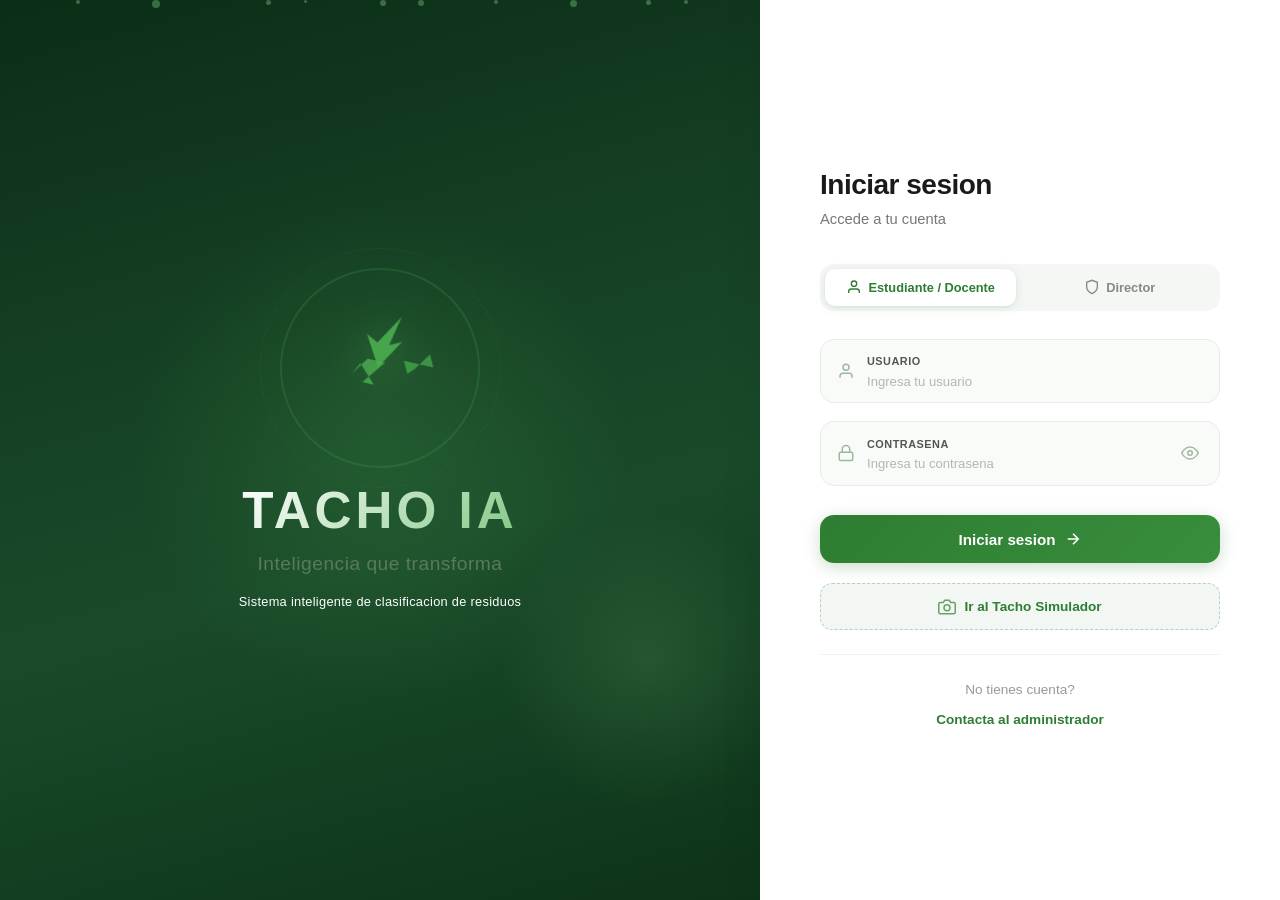
<file: frontend/index.html>
<!DOCTYPE html>
<html lang="es">
<head>
    <meta charset="UTF-8">
    <meta name="viewport" content="width=device-width, initial-scale=1.0">
    <title>Tacho IA - Iniciar Sesion</title>
    <link rel="stylesheet" href="assets/css/global.css">
    <link rel="stylesheet" href="assets/css/login.css">
</head>
<body>
    <div class="login-page">
        <!-- Left: Illustrative Panel -->
        <div class="login-left">
            <!-- Animated particles -->
            <div class="particles">
                <span></span><span></span><span></span><span></span><span></span>
                <span></span><span></span><span></span><span></span><span></span>
            </div>
            <!-- Recycle SVG Icon -->
            <div class="login-illustration">
                <svg class="recycle-icon" viewBox="0 0 100 100" xmlns="http://www.w3.org/2000/svg">
                    <path d="M50 15 L35 40 L25 35 L40 60 L55 35 L45 40 Z" fill="rgba(76,175,80,0.9)"/>
                    <path d="M70 55 L80 40 L85 50 L60 50 L70 70 L65 60 Z" fill="rgba(76,175,80,0.7)"/>
                    <path d="M30 55 L20 70 L25 60 L40 75 L30 75 L45 55 Z" fill="rgba(76,175,80,0.8)"/>
                    <animateTransform attributeName="transform" type="rotate" from="0 50 50" to="360 50 50" dur="30s" repeatCount="indefinite"/>
                </svg>
            </div>
            <div class="login-brand">
                <h1>TACHO IA</h1>
                <p>Inteligencia que transforma</p>
                <span class="brand-tagline">Sistema inteligente de clasificacion de residuos</span>
            </div>
        </div>

        <!-- Right: Form Card -->
        <div class="login-right">
            <div class="login-card">
                <div class="card-header">
                    <h2 class="login-title">Iniciar sesion</h2>
                    <p class="login-subtitle">Accede a tu cuenta</p>
                </div>

                <!-- Tabs -->
                <div class="login-tabs">
                    <button class="tab-btn active" data-tab="tab-student">
                        <svg width="16" height="16" viewBox="0 0 24 24" fill="none" stroke="currentColor" stroke-width="2"><path d="M20 21v-2a4 4 0 0 0-4-4H8a4 4 0 0 0-4 4v2"/><circle cx="12" cy="7" r="4"/></svg>
                        Estudiante / Docente
                    </button>
                    <button class="tab-btn" data-tab="tab-admin">
                        <svg width="16" height="16" viewBox="0 0 24 24" fill="none" stroke="currentColor" stroke-width="2"><path d="M12 22s8-4 8-10V5l-8-3-8 3v7c0 6 8 10 8 10z"/></svg>
                        Director
                    </button>
                </div>

                <!-- Alert container -->
                <div id="login-alert" class="alert" role="alert">
                    <span id="alert-icon"></span>
                    <span id="alert-message"></span>
                </div>

                <!-- Student/Teacher Login -->
                <div class="tab-content active" id="tab-student">
                    <form id="form-student" onsubmit="return handleLogin(event, 'student')">
                        <div class="form-group">
                            <div class="input-icon-wrapper">
                                <span class="input-icon">
                                    <svg width="18" height="18" viewBox="0 0 24 24" fill="none" stroke="currentColor" stroke-width="2"><path d="M20 21v-2a4 4 0 0 0-4-4H8a4 4 0 0 0-4 4v2"/><circle cx="12" cy="7" r="4"/></svg>
                                </span>
                                <div class="input-content">
                                    <label for="student-dni">Usuario</label>
                                    <input type="text" id="student-dni" class="form-input" placeholder="Ingresa tu usuario" required maxlength="10" autocomplete="off">
                                </div>
                            </div>
                        </div>
                        <div class="form-group">
                            <div class="input-icon-wrapper">
                                <span class="input-icon">
                                    <svg width="18" height="18" viewBox="0 0 24 24" fill="none" stroke="currentColor" stroke-width="2"><rect x="3" y="11" width="18" height="11" rx="2" ry="2"/><path d="M7 11V7a5 5 0 0 1 10 0v4"/></svg>
                                </span>
                                <div class="input-content">
                                    <label for="student-password">Contrasena</label>
                                    <input type="password" id="student-password" class="form-input" placeholder="Ingresa tu contrasena" required>
                                </div>
                                <button type="button" class="toggle-password" onclick="togglePwd('student-password', this)" aria-label="Mostrar contrasena">
                                    <svg width="18" height="18" viewBox="0 0 24 24" fill="none" stroke="currentColor" stroke-width="2"><path d="M1 12s4-8 11-8 11 8 11 8-4 8-11 8-11-8-11-8z"/><circle cx="12" cy="12" r="3"/></svg>
                                </button>
                            </div>
                        </div>
                        <button type="submit" class="btn btn-primary btn-block btn-login">
                            <span>Iniciar sesion</span>
                            <svg width="18" height="18" viewBox="0 0 24 24" fill="none" stroke="currentColor" stroke-width="2"><path d="M5 12h14M12 5l7 7-7 7"/></svg>
                        </button>
                    </form>
                </div>

                <!-- Admin Login -->
                <div class="tab-content" id="tab-admin">
                    <form id="form-admin" onsubmit="return handleLogin(event, 'admin')">
                        <div class="form-group">
                            <div class="input-icon-wrapper">
                                <span class="input-icon">
                                    <svg width="18" height="18" viewBox="0 0 24 24" fill="none" stroke="currentColor" stroke-width="2"><path d="M20 21v-2a4 4 0 0 0-4-4H8a4 4 0 0 0-4 4v2"/><circle cx="12" cy="7" r="4"/></svg>
                                </span>
                                <div class="input-content">
                                    <label for="admin-user">Usuario</label>
                                    <input type="text" id="admin-user" class="form-input" placeholder="Ingresa tu usuario" required autocomplete="off">
                                </div>
                            </div>
                        </div>
                        <div class="form-group">
                            <div class="input-icon-wrapper">
                                <span class="input-icon">
                                    <svg width="18" height="18" viewBox="0 0 24 24" fill="none" stroke="currentColor" stroke-width="2"><rect x="3" y="11" width="18" height="11" rx="2" ry="2"/><path d="M7 11V7a5 5 0 0 1 10 0v4"/></svg>
                                </span>
                                <div class="input-content">
                                    <label for="admin-password">Contrasena</label>
                                    <input type="password" id="admin-password" class="form-input" placeholder="Ingresa tu contrasena" required>
                                </div>
                                <button type="button" class="toggle-password" onclick="togglePwd('admin-password', this)" aria-label="Mostrar contrasena">
                                    <svg width="18" height="18" viewBox="0 0 24 24" fill="none" stroke="currentColor" stroke-width="2"><path d="M1 12s4-8 11-8 11 8 11 8-4 8-11 8-11-8-11-8z"/><circle cx="12" cy="12" r="3"/></svg>
                                </button>
                            </div>
                        </div>
                        <button type="submit" class="btn btn-primary btn-block btn-login">
                            <span>Iniciar sesion</span>
                            <svg width="18" height="18" viewBox="0 0 24 24" fill="none" stroke="currentColor" stroke-width="2"><path d="M5 12h14M12 5l7 7-7 7"/></svg>
                        </button>
                    </form>
                </div>

                <!-- Quick Access -->
                <div class="login-quick-access">
                    <a href="v_tacho_simulador/tacho_simulador.html" class="quick-access-btn">
                        <svg width="18" height="18" viewBox="0 0 24 24" fill="none" stroke="currentColor" stroke-width="2"><path d="M23 19a2 2 0 0 1-2 2H3a2 2 0 0 1-2-2V8a2 2 0 0 1 2-2h4l2-3h6l2 3h4a2 2 0 0 1 2 2z"/><circle cx="12" cy="13" r="4"/></svg>
                        <span>Ir al Tacho Simulador</span>
                    </a>
                </div>

                <!-- Footer -->
                <div class="login-footer">
                    <p>No tienes cuenta?</p>
                    <a href="#">Contacta al administrador</a>
                </div>
            </div>
        </div>
    </div>

    <script src="assets/js/config.js"></script>
    <script>
        // Tab switching logic
        document.querySelectorAll('.tab-btn').forEach(btn => {
            btn.addEventListener('click', () => {
                document.querySelectorAll('.tab-btn').forEach(b => b.classList.remove('active'));
                document.querySelectorAll('.tab-content').forEach(c => c.classList.remove('active'));
                btn.classList.add('active');
                document.getElementById(btn.dataset.tab).classList.add('active');
                hideAlert();
            });
        });

        // Alert functions
        function showAlert(type, message) {
            const alert = document.getElementById('login-alert');
            const icon = document.getElementById('alert-icon');
            const msg = document.getElementById('alert-message');
            alert.className = `alert alert-${type} show`;
            icon.textContent = type === 'success' ? '\u2713' : type === 'error' ? '\u2717' : '\u24D8';
            msg.textContent = message;
            setTimeout(() => hideAlert(), 5000);
        }

        function hideAlert() {
            const alert = document.getElementById('login-alert');
            alert.classList.remove('show');
        }

        // Login handler
        async function handleLogin(e, role) {
            e.preventDefault();

            const formData = new FormData();

            if (role === 'student') {
                const dni = document.getElementById('student-dni').value.trim();
                const contrasena = document.getElementById('student-password').value;
                formData.append('dni', dni);
                formData.append('contrasena', contrasena);
            } else {
                const correo = document.getElementById('admin-user').value.trim();
                const contrasena = document.getElementById('admin-password').value;
                formData.append('correo', correo);
                formData.append('contrasena', contrasena);
            }

            try {
                const res = await fetch(`${CONFIG.API_BASE_URL}${CONFIG.ENDPOINTS.LOGIN}`, {
                    method: 'POST',
                    body: formData
                });

                const data = await res.json();

                if (res.ok && data.usuario_id) {
                    showAlert('success', `Bienvenido/a ${data.nombre}. Redirigiendo...`);
                    sessionStorage.setItem('eco_user', JSON.stringify(data));
                    localStorage.setItem('eco_user', JSON.stringify(data));

                    setTimeout(() => {
                        if (data.rol === 'director') {
                            window.location.href = 'v_administrador/dashboard.html';
                        } else if (data.rol === 'docente') {
                            window.location.href = 'v_docente/dashboard.html';
                        } else {
                            window.location.href = 'v_estudiante/dashboard.html';
                        }
                    }, 1000);
                } else {
                    showAlert('error', data.detail || 'Credenciales incorrectas');
                }
            } catch (err) {
                showAlert('error', 'Error de conexion. Intente nuevamente.');
                console.error('Login error:', err);
            }

            return false;
        }

        // Toggle password visibility
        function togglePwd(inputId, btn) {
            const input = document.getElementById(inputId);
            if (input.type === 'password') {
                input.type = 'text';
                btn.textContent = '\u{1F441}\uFE0F';
            } else {
                input.type = 'password';
                btn.textContent = '\u{1F441}';
            }
        }
    </script>
</body>
</html>
</file>
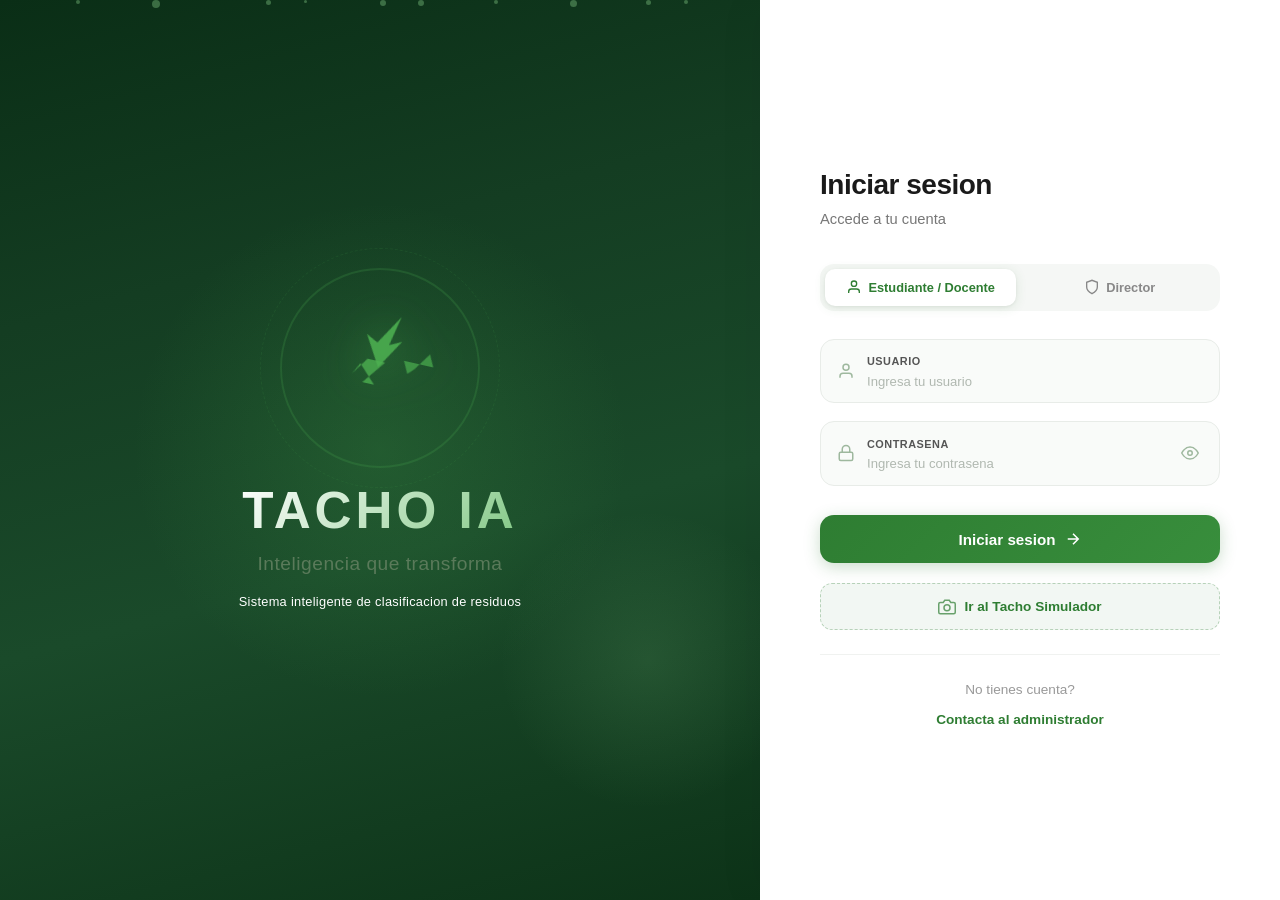
<file: frontend/v_administrador/auditoria_docente.html>
<!DOCTYPE html>
<html lang="es">
<head>
    <meta charset="UTF-8">
    <meta name="viewport" content="width=device-width, initial-scale=1.0">
    <title>Auditoria Docente - Eco-School High</title>
    <link rel="stylesheet" href="../assets/css/global.css">
    <link rel="stylesheet" href="../assets/css/administrador/auditoria_docente.css">
</head>
<body>
    <div class="admin-layout">
        <!-- Sidebar -->
        <nav class="sidebar">
            <div class="sidebar-logo">
                <svg viewBox="0 0 24 24" xmlns="http://www.w3.org/2000/svg"><path d="M17,8C8,10 5.9,16.17 3.82,21.34L5.71,22L6.66,19.7C7.14,19.87 7.64,20 8,20C19,20 22,3 22,3C21,5 14,5.25 9,6.25C4,7.25 2,11.5 2,13.5C2,15.5 3.75,17.25 3.75,17.25C7,8 17,8 17,8Z"/></svg>
                <span>ECO-SCHOOL</span>
            </div>
            <a href="dashboard.html" class="sidebar-link"><span class="sidebar-icon">&#9632;</span> Panel Global</a>
            <a href="gestion_alumnos.html" class="sidebar-link"><span class="sidebar-icon">&#128101;</span> Gestionar Alumnos</a>
            <a href="gestion_tutores.html" class="sidebar-link"><span class="sidebar-icon">&#128188;</span> Asignar Tutores</a>
            <a href="auditoria_docente.html" class="sidebar-link active"><span class="sidebar-icon">&#128203;</span> Auditoria Docente</a>
            <div style="margin-top: auto; padding-top: 2rem;">
                <a href="#" onclick="cerrarSesion(); return false;" class="sidebar-link" style="color: #ef9a9a;"><span class="sidebar-icon">&#9211;</span> Cerrar Sesion</a>
            </div>
        </nav>

        <!-- Main -->
        <main class="admin-main">
            <div class="page-header">
                <h2>Auditoria Docente</h2>
                <span style="font-size: 0.8rem; color: var(--eco-text-muted);">Registro de actividades docentes</span>
            </div>

            <!-- Stats -->
            <div class="audit-stats">
                <div class="audit-stat">
                    <div class="stat-value" id="stat-total">0</div>
                    <div class="stat-label">Total Acciones</div>
                </div>
                <div class="audit-stat">
                    <div class="stat-value" id="stat-docentes">0</div>
                    <div class="stat-label">Docentes Activos</div>
                </div>
                <div class="audit-stat">
                    <div class="stat-value" id="stat-today">0</div>
                    <div class="stat-label">Hoy</div>
                </div>
            </div>

            <!-- Table -->
            <div class="audit-card glass-card-static">
                <div class="table-wrapper">
                    <table class="audit-table">
                        <thead>
                            <tr>
                                <th>#</th>
                                <th>Docente</th>
                                <th>Aula</th>
                                <th>Accion</th>
                                <th>Detalle</th>
                                <th>Fecha</th>
                            </tr>
                        </thead>
                        <tbody id="audit-body">
                            <tr><td colspan="6" class="empty-state"><p>Cargando...</p></td></tr>
                        </tbody>
                    </table>
                </div>
            </div>
        </main>
    </div>

    <script src="../assets/js/config.js"></script>
    <script>
        // Session verification
        const user = JSON.parse(sessionStorage.getItem('eco_user') || localStorage.getItem('eco_user') || '{}');
        if (!user.usuario_id || user.rol !== 'director') {
            window.location.href = '../index.html';
        }

        function cerrarSesion() {
            sessionStorage.clear();
            localStorage.removeItem('eco_user');
            window.location.href = '../index.html';
        }

        async function loadAuditoria() {
            try {
                const res = await fetch(`${CONFIG.API_BASE_URL}/api/admin/auditoria`);
                const data = await res.json();
                const registros = data.auditoria || [];

                // Stats
                document.getElementById('stat-total').textContent = registros.length;
                const docentesUnicos = new Set(registros.map(r => `${r.nombre} ${r.apellido}`));
                document.getElementById('stat-docentes').textContent = docentesUnicos.size;

                const today = new Date().toISOString().split('T')[0];
                const todayCount = registros.filter(r => (r.fecha || '').startsWith(today)).length;
                document.getElementById('stat-today').textContent = todayCount;

                // Table
                renderTable(registros);
            } catch (err) {
                console.error('Auditoria load error:', err);
                document.getElementById('audit-body').innerHTML =
                    '<tr><td colspan="6" class="empty-state"><p>No se pudo cargar la auditoria. La tabla puede no existir aun.</p></td></tr>';
            }
        }

        function renderTable(registros) {
            const body = document.getElementById('audit-body');

            if (registros.length === 0) {
                body.innerHTML = '<tr><td colspan="6" class="empty-state"><p>No hay registros de auditoria aun. Las acciones de los docentes apareceran aqui.</p></td></tr>';
                return;
            }

            body.innerHTML = registros.map((r, i) => {
                const actionClass = getActionClass(r.accion);
                const fecha = r.fecha ? new Date(r.fecha).toLocaleString('es-PE') : '--';
                return `
                    <tr>
                        <td>${i + 1}</td>
                        <td><strong>${r.nombre || '--'} ${r.apellido || ''}</strong></td>
                        <td>${r.grado_seccion || '--'}</td>
                        <td><span class="action-badge ${actionClass}">${r.accion || '--'}</span></td>
                        <td>${r.detalle || '--'}</td>
                        <td style="white-space:nowrap;">${fecha}</td>
                    </tr>
                `;
            }).join('');
        }

        function getActionClass(accion) {
            if (!accion) return '';
            const lower = accion.toLowerCase();
            if (lower.includes('login') || lower.includes('sesion')) return 'login';
            if (lower.includes('dashboard') || lower.includes('vista')) return 'dashboard';
            if (lower.includes('export') || lower.includes('reporte')) return 'export';
            if (lower.includes('edit') || lower.includes('modific')) return 'edit';
            return 'dashboard';
        }

        loadAuditoria();
    </script>
</body>
</html>
</file>
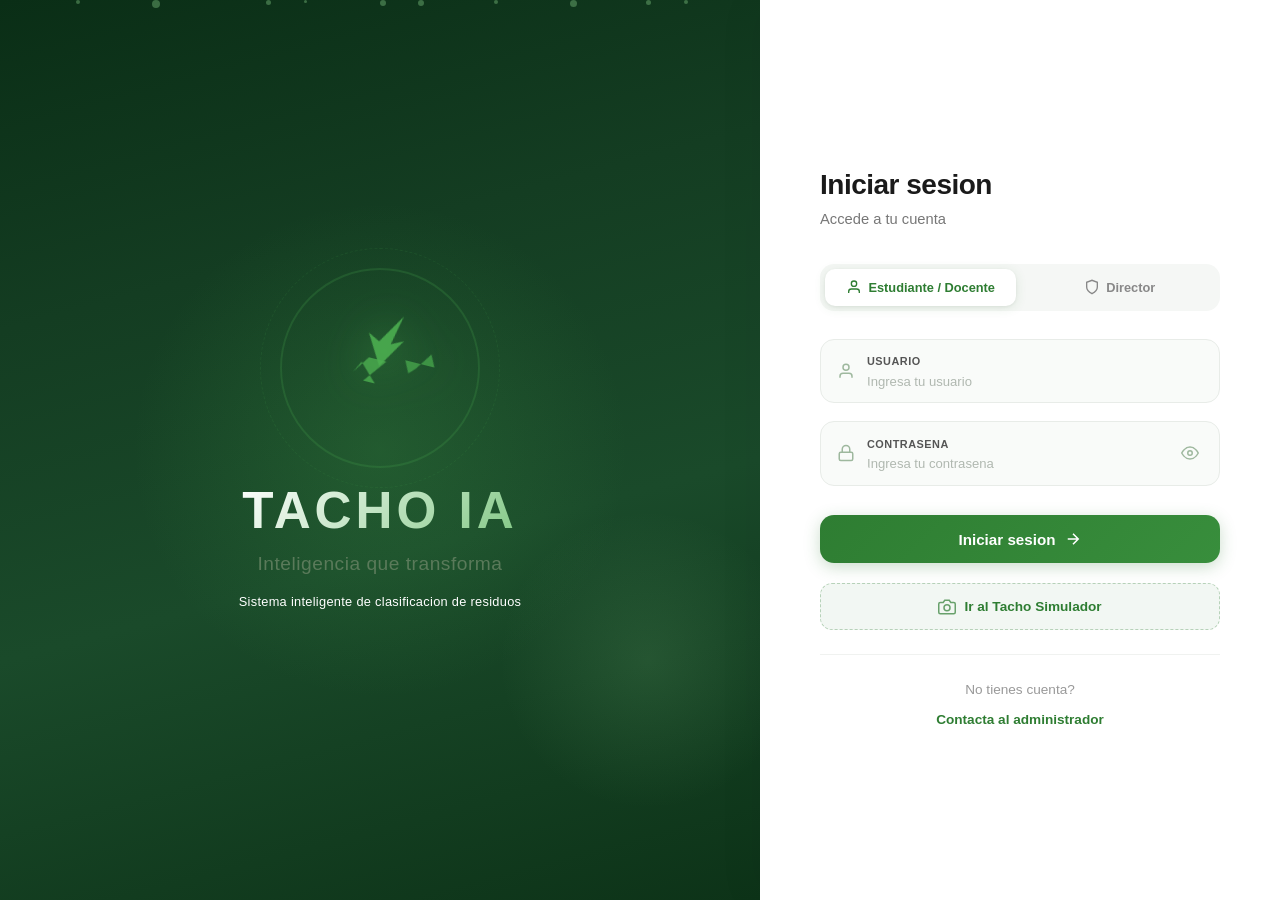
<file: frontend/v_administrador/gestion_alumnos.html>
<!DOCTYPE html>
<html lang="es">
<head>
    <meta charset="UTF-8">
    <meta name="viewport" content="width=device-width, initial-scale=1.0">
    <title>Gestion Alumnos - Eco-School High</title>
    <link rel="stylesheet" href="../assets/css/global.css">
    <link rel="stylesheet" href="../assets/css/administrador/gestion_alumnos.css">
</head>
<body>
    <div class="admin-layout">
        <!-- Sidebar -->
        <nav class="sidebar">
            <div class="sidebar-logo">
                <svg viewBox="0 0 24 24" xmlns="http://www.w3.org/2000/svg"><path d="M17,8C8,10 5.9,16.17 3.82,21.34L5.71,22L6.66,19.7C7.14,19.87 7.64,20 8,20C19,20 22,3 22,3C21,5 14,5.25 9,6.25C4,7.25 2,11.5 2,13.5C2,15.5 3.75,17.25 3.75,17.25C7,8 17,8 17,8Z"/></svg>
                <span>ECO-SCHOOL</span>
            </div>
            <a href="dashboard.html" class="sidebar-link"><span class="sidebar-icon">&#9632;</span> Panel Global</a>
            <a href="gestion_alumnos.html" class="sidebar-link active"><span class="sidebar-icon">&#128101;</span> Gestionar Alumnos</a>
            <a href="gestion_tutores.html" class="sidebar-link"><span class="sidebar-icon">&#128188;</span> Asignar Tutores</a>
            <a href="auditoria_docente.html" class="sidebar-link"><span class="sidebar-icon">&#128203;</span> Auditoria Docente</a>
            <div style="margin-top: auto; padding-top: 2rem;">
                <a href="#" onclick="cerrarSesion(); return false;" class="sidebar-link" style="color: #ef9a9a;"><span class="sidebar-icon">&#9211;</span> Cerrar Sesión</a>
            </div>
        </nav>

        <main class="admin-main">
            <div class="page-header">
                <h2>Gestionar Alumnos</h2>
                <button class="btn btn-primary" onclick="openModal()">+ Registrar Nuevo Alumno</button>
            </div>

            <div class="crud-card glass-card-static">
                <div class="table-toolbar">
                    <input type="text" class="search-input" id="search-input" placeholder="Buscar por DNI o nombre..." oninput="filterTable()">
                    <span style="font-size: 0.8rem; color: var(--eco-text-muted);" id="total-label">0 alumnos</span>
                </div>
                <div class="table-wrapper">
                    <table class="crud-table">
                        <thead>
                            <tr>
                                <th>DNI</th>
                                <th>Nombre</th>
                                <th>Apellido</th>
                                <th>Grado/Seccion</th>
                                <th>Puntos</th>
                                <th>Acciones</th>
                            </tr>
                        </thead>
                        <tbody id="students-body">
                            <tr><td colspan="6" style="text-align:center; padding:2rem; color:var(--eco-text-muted);">Cargando...</td></tr>
                        </tbody>
                    </table>
                </div>
            </div>
        </main>
    </div>

    <!-- Modal: Register/Edit Student -->
    <div class="modal-overlay" id="modal-overlay">
        <div class="modal">
            <button class="modal-close" onclick="closeModal()">&times;</button>
            <div class="modal-title" id="modal-title">REGISTRAR NUEVO ALUMNO</div>
            <form id="student-form">
                <input type="hidden" id="edit-id" value="">
                <div class="form-group">
                    <label for="f-dni">DNI</label>
                    <input type="text" id="f-dni" class="form-input" placeholder="DNI" required maxlength="10">
                </div>
                <div class="form-group">
                    <label for="f-nombre">Nombre</label>
                    <input type="text" id="f-nombre" class="form-input" placeholder="Nombre" required>
                </div>
                <div class="form-group">
                    <label for="f-apellido">Apellido</label>
                    <input type="text" id="f-apellido" class="form-input" placeholder="Apellido" required>
                </div>
                <div class="form-group">
                    <label for="f-grado">Grado/Seccion</label>
                    <select id="f-grado" class="form-input" required onchange="_actualizarCupoHint()">
                        <option value="">Seleccionar...</option>
                    </select>
                    <small id="cupo-hint" style="font-size:0.78rem;font-weight:600;margin-top:4px;display:block;"></small>
                </div>
                <div class="form-group">
                    <label for="f-contrasena">Contrasena <span id="pwd-hint" style="font-size:0.75rem;color:var(--eco-text-muted);font-weight:400;">(obligatoria para nuevo alumno)</span></label>
                    <input type="password" id="f-contrasena" class="form-input" placeholder="Establecer contrasena" autocomplete="new-password">
                    <small style="color:var(--eco-text-muted);font-size:0.75rem;">Dejar en blanco al editar para conservar la actual.</small>
                </div>
                <div id="form-error" style="display:none;padding:0.5rem 0.75rem;background:#ffebee;color:#c62828;border-radius:6px;font-size:0.82rem;margin-bottom:0.5rem;"></div>
                <div class="modal-actions">
                    <button type="button" class="btn-cancel" onclick="closeModal()">Cancelar</button>
                    <button type="submit" class="btn btn-primary">Guardar Alumno</button>
                </div>
            </form>
        </div>
    </div>

    <script src="../assets/js/config.js"></script>
    <script>
        // Session verification
        const user = JSON.parse(sessionStorage.getItem('eco_user') || localStorage.getItem('eco_user') || '{}');
        if (!user.usuario_id || user.rol !== 'director') {
            window.location.href = '../index.html';
        }

        function cerrarSesion() {
            sessionStorage.clear();
            localStorage.removeItem('eco_user');
            window.location.href = '../index.html';
        }

        let allStudents = [];
        let allAulas    = [];   // info completa con cupos

        async function loadData() {
            try {
                const [resAlumnos, resAulas] = await Promise.all([
                    fetch(`${CONFIG.API_BASE_URL}/api/admin/alumnos`),
                    fetch(`${CONFIG.API_BASE_URL}/api/admin/aulas/info`)
                ]);
                const dataAlumnos = await resAlumnos.json();
                const dataAulas   = await resAulas.json();

                allAulas = dataAulas.aulas || [];
                _populateAulaSelect();

                allStudents = (dataAlumnos.alumnos || []).map(a => ({
                    id: a.id, dni: a.dni || '--',
                    nombre: a.nombre || '--', apellido: a.apellido || '',
                    aula_id: a.aula_id, grado_seccion: a.grado_seccion || 'Sin aula',
                    puntos: a.puntos || 0
                }));
                renderTable(allStudents);
            } catch (err) {
                console.error('Load error:', err);
            }
        }

        function _populateAulaSelect(aulaSeleccionada = null) {
            const select = document.getElementById('f-grado');
            select.innerHTML = '<option value="">Seleccionar...</option>' +
                allAulas.map(a => {
                    const cupos = a.cupos_disponibles;
                    const llena = cupos === 0;
                    const label = `${a.grado_seccion} — ${cupos} cupo${cupos !== 1 ? 's' : ''}`;
                    return `<option value="${a.id}" ${llena ? 'disabled' : ''} ${aulaSeleccionada == a.id ? 'selected' : ''}>${label}${llena ? ' (LLENA)' : ''}</option>`;
                }).join('');
            _actualizarCupoHint();
        }

        function _actualizarCupoHint() {
            const select  = document.getElementById('f-grado');
            const hint    = document.getElementById('cupo-hint');
            const aulaId  = parseInt(select.value);
            const aula    = allAulas.find(a => a.id === aulaId);
            if (!hint) return;
            if (!aula) { hint.textContent = ''; return; }
            const cupos = aula.cupos_disponibles;
            hint.textContent = cupos > 0
                ? `✅ Quedan ${cupos} cupo${cupos !== 1 ? 's' : ''} disponible${cupos !== 1 ? 's' : ''}`
                : '❌ Aula llena (máximo 25 alumnos)';
            hint.style.color = cupos > 0 ? '#2e7d32' : '#c62828';
        }

        function renderTable(students) {
            const body = document.getElementById('students-body');
            document.getElementById('total-label').textContent = `${students.length} alumnos`;

            if (students.length === 0) {
                body.innerHTML = '<tr><td colspan="6" style="text-align:center; padding:2rem;">No se encontraron alumnos</td></tr>';
                return;
            }

            body.innerHTML = students.map(s => `
                <tr>
                    <td>${s.dni || '--'}</td>
                    <td>${s.nombre}</td>
                    <td>${s.apellido}</td>
                    <td>${s.grado_seccion}</td>
                    <td><strong>${s.puntos || 0}</strong> pts</td>
                    <td>
                        <div class="table-actions">
                            <button class="action-btn edit" onclick="editStudent(${s.id})">Editar</button>
                            <button class="action-btn delete" onclick="deleteStudent(${s.id})">Eliminar</button>
                        </div>
                    </td>
                </tr>
            `).join('');
        }

        function filterTable() {
            const query = document.getElementById('search-input').value.toLowerCase();
            const filtered = allStudents.filter(s =>
                (s.dni || '').toLowerCase().includes(query) ||
                s.nombre.toLowerCase().includes(query) ||
                s.apellido.toLowerCase().includes(query)
            );
            renderTable(filtered);
        }

        function openModal(student = null) {
            document.getElementById('modal-overlay').classList.add('show');
            document.getElementById('form-error').style.display = 'none';
            const pwdInput = document.getElementById('f-contrasena');
            const pwdHint  = document.getElementById('pwd-hint');
            if (student) {
                document.getElementById('modal-title').textContent = 'EDITAR ALUMNO';
                document.getElementById('edit-id').value = student.id;
                document.getElementById('f-dni').value = student.dni || '';
                document.getElementById('f-dni').readOnly = true;
                document.getElementById('f-nombre').value = student.nombre;
                document.getElementById('f-apellido').value = student.apellido;
                _populateAulaSelect(student.aula_id);
                pwdInput.required = false;
                pwdInput.value = '';
                pwdHint.textContent = '(dejar en blanco para conservar la actual)';
            } else {
                document.getElementById('modal-title').textContent = 'REGISTRAR NUEVO ALUMNO';
                document.getElementById('student-form').reset();
                document.getElementById('edit-id').value = '';
                document.getElementById('f-dni').readOnly = false;
                _populateAulaSelect();
                pwdInput.required = true;
                pwdHint.textContent = '(obligatoria para nuevo alumno)';
            }
        }

        function closeModal() {
            document.getElementById('modal-overlay').classList.remove('show');
        }

        function editStudent(id) {
            const student = allStudents.find(s => s.id === id);
            if (student) openModal(student);
        }

        async function deleteStudent(id) {
            if (!confirm('Estas seguro de eliminar este alumno? Tambien se eliminaran sus registros.')) return;
            try {
                const res = await fetch(`${CONFIG.API_BASE_URL}/api/admin/alumnos/${id}`, {
                    method: 'DELETE'
                });
                if (!res.ok) {
                    const err = await res.json();
                    alert('Error: ' + (err.detail || 'No se pudo eliminar el alumno.'));
                    return;
                }
                allStudents = allStudents.filter(s => s.id !== id);
                renderTable(allStudents);
            } catch (err) {
                alert('Error de red: ' + err.message);
            }
        }

        async function saveStudent(e) {
            const editId     = document.getElementById('edit-id').value;
            const dni        = document.getElementById('f-dni').value.trim();
            const nombre     = document.getElementById('f-nombre').value.trim();
            const apellido   = document.getElementById('f-apellido').value.trim();
            const aula_id    = document.getElementById('f-grado').value;
            const contrasena = document.getElementById('f-contrasena').value;
            const errorBox   = document.getElementById('form-error');

            errorBox.style.display = 'none';

            // Validar contraseña obligatoria al crear
            if (!editId && !contrasena) {
                errorBox.textContent = 'La contrasena es obligatoria para nuevos alumnos.';
                errorBox.style.display = 'block';
                return false;
            }

            const formData = new FormData();
            formData.append('nombre', nombre);
            formData.append('apellido', apellido);
            formData.append('aula_id', aula_id);
            if (contrasena) formData.append('contrasena_hash', contrasena);

            try {
                let res;
                if (editId) {
                    // Editar alumno existente (PUT)
                    res = await fetch(`${CONFIG.API_BASE_URL}/api/admin/alumnos/${editId}`, {
                        method: 'PUT',
                        body: formData
                    });
                } else {
                    // Crear nuevo alumno (POST) — siempre rol alumno
                    formData.append('dni', dni);
                    res = await fetch(`${CONFIG.API_BASE_URL}/api/admin/alumnos`, {
                        method: 'POST',
                        body: formData
                    });
                }

                if (!res.ok) {
                    const err = await res.json();
                    errorBox.textContent = 'Error: ' + (err.detail || 'No se pudo guardar el alumno.');
                    errorBox.style.display = 'block';
                    return false;
                }

                // Recargar la tabla desde la API
                const data = await res.json();
                await loadData();
                closeModal();
                // Mostrar cupos restantes si es creación
                if (!editId && data.cupos_restantes !== undefined) {
                    const cupos = data.cupos_restantes;
                    const msg = cupos > 0
                        ? `✅ Alumno registrado. Quedan ${cupos} cupo${cupos !== 1 ? 's' : ''} en el aula.`
                        : '✅ Alumno registrado. ⚠️ El aula está ahora llena (25/25).';
                    setTimeout(() => alert(msg), 100);
                }
            } catch (err) {
                errorBox.textContent = 'Error de red: ' + err.message;
                errorBox.style.display = 'block';
            }
        }

        // Submit del formulario (async — no usar onsubmit inline con return)
        document.getElementById('student-form').addEventListener('submit', (e) => {
            e.preventDefault();
            saveStudent(e);
        });

        // Close modal on overlay click
        document.getElementById('modal-overlay').addEventListener('click', (e) => {
            if (e.target === e.currentTarget) closeModal();
        });

        loadData();
    </script>
</body>
</html>
</file>
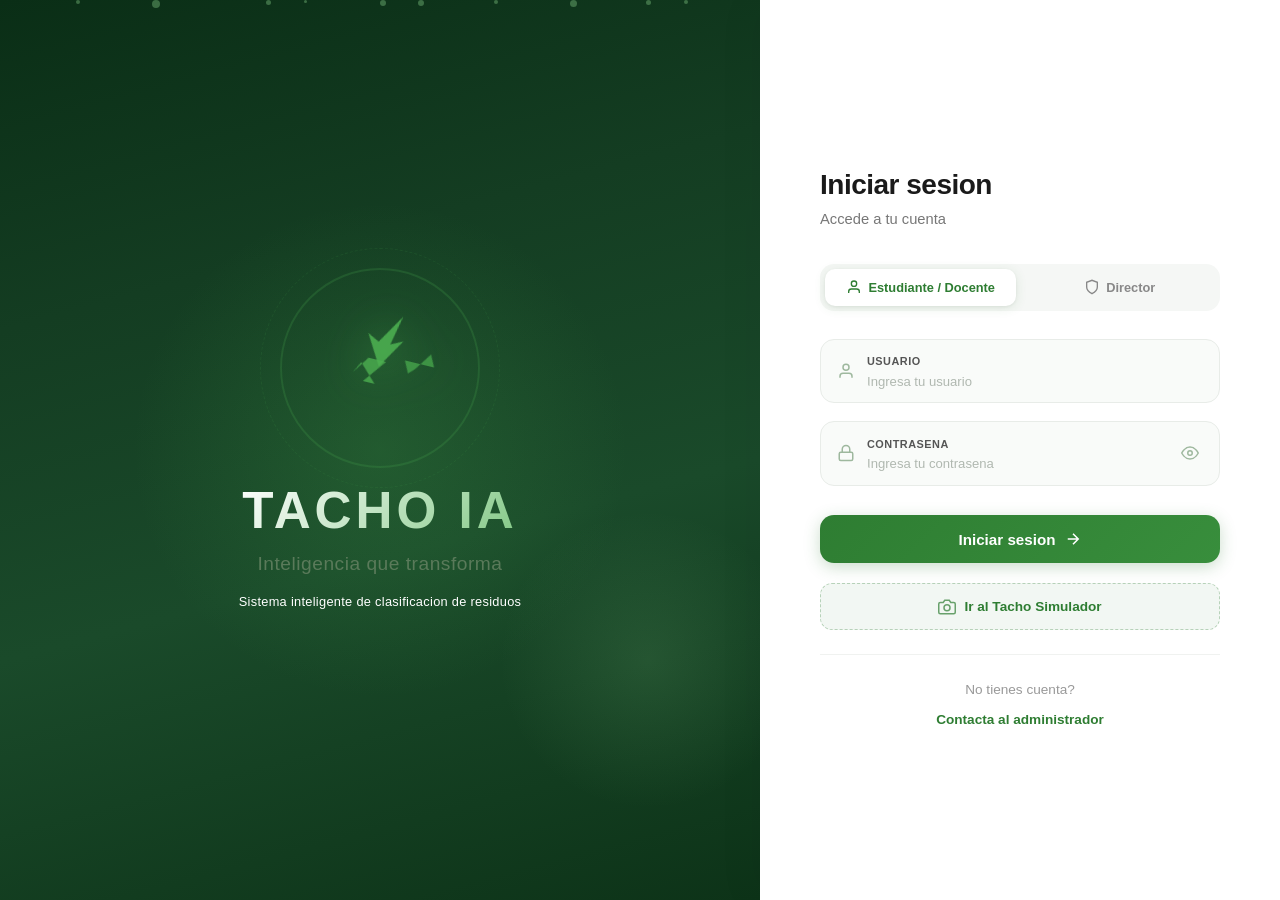
<file: frontend/v_administrador/gestion_tutores.html>
<!DOCTYPE html>
<html lang="es">
<head>
    <meta charset="UTF-8">
    <meta name="viewport" content="width=device-width, initial-scale=1.0">
    <title>Gestion Tutores - Eco-School High</title>
    <link rel="stylesheet" href="../assets/css/global.css">
    <link rel="stylesheet" href="../assets/css/administrador/gestion_tutores.css">
</head>
<body>
    <div class="admin-layout">
        <!-- Sidebar -->
        <nav class="sidebar">
            <div class="sidebar-logo">
                <svg viewBox="0 0 24 24" xmlns="http://www.w3.org/2000/svg"><path d="M17,8C8,10 5.9,16.17 3.82,21.34L5.71,22L6.66,19.7C7.14,19.87 7.64,20 8,20C19,20 22,3 22,3C21,5 14,5.25 9,6.25C4,7.25 2,11.5 2,13.5C2,15.5 3.75,17.25 3.75,17.25C7,8 17,8 17,8Z"/></svg>
                <span>ECO-SCHOOL</span>
            </div>
            <a href="dashboard.html" class="sidebar-link"><span class="sidebar-icon">&#9632;</span> Panel Global</a>
            <a href="gestion_alumnos.html" class="sidebar-link"><span class="sidebar-icon">&#128101;</span> Gestionar Alumnos</a>
            <a href="gestion_tutores.html" class="sidebar-link active"><span class="sidebar-icon">&#128188;</span> Asignar Tutores</a>
            <a href="auditoria_docente.html" class="sidebar-link"><span class="sidebar-icon">&#128203;</span> Auditoria Docente</a>
            <div style="margin-top: auto; padding-top: 2rem;">
                <a href="#" onclick="cerrarSesion(); return false;" class="sidebar-link" style="color: #ef9a9a;"><span class="sidebar-icon">&#9211;</span> Cerrar Sesión</a>
            </div>
        </nav>

        <main class="admin-main">
            <div class="page-header">
                <h2>Asignar Tutores</h2>
                <button class="btn btn-primary" onclick="openModal()">+ Registrar Nuevo Docente</button>
            </div>

            <!-- Tutors Table -->
            <div class="crud-card glass-card-static">
                <div class="table-wrapper">
                    <table class="crud-table">
                        <thead>
                            <tr>
                                <th>DNI</th>
                                <th>Nombre</th>
                                <th>Apellido</th>
                                <th>Aula Asignada</th>
                                <th>Estado</th>
                                <th>Acciones</th>
                            </tr>
                        </thead>
                        <tbody id="tutors-body">
                            <tr><td colspan="5" style="text-align:center; padding:2rem; color:var(--eco-text-muted);">Cargando...</td></tr>
                        </tbody>
                    </table>
                </div>
            </div>

            <!-- Unassigned Classrooms -->
            <h3 style="margin: 2rem 0 1rem; font-size: 1.1rem;">Vista General de Aulas</h3>
            <div class="tutors-grid" id="classrooms-grid">
                <div style="color: var(--eco-text-muted); padding: 2rem; text-align: center;">Cargando...</div>
            </div>
        </main>
    </div>

    <!-- Modal: Crear / Editar Docente -->
    <div class="modal-overlay" id="modal-overlay">
        <div class="modal">
            <button class="modal-close" onclick="closeModal()">&times;</button>
            <div class="modal-title" id="modal-title">REGISTRAR DOCENTE</div>
            <form id="tutor-form">
                <input type="hidden" id="edit-id" value="">
                <div class="form-group">
                    <label for="f-dni">DNI</label>
                    <input type="text" id="f-dni" class="form-input" placeholder="DNI" required maxlength="10">
                </div>
                <div class="form-group">
                    <label for="f-nombre">Nombre</label>
                    <input type="text" id="f-nombre" class="form-input" placeholder="Nombre" required>
                </div>
                <div class="form-group">
                    <label for="f-apellido">Apellido</label>
                    <input type="text" id="f-apellido" class="form-input" placeholder="Apellido" required>
                </div>
                <div class="form-group">
                    <label for="f-aula">Aula Asignada</label>
                    <select id="f-aula" class="form-input" required>
                        <option value="">Seleccionar aula...</option>
                    </select>
                </div>
                <div class="form-group">
                    <label for="f-contrasena">Contrase&ntilde;a <span id="pwd-hint" style="font-size:0.75rem;color:var(--eco-text-muted);font-weight:400;">(obligatoria para nuevo docente)</span></label>
                    <input type="password" id="f-contrasena" class="form-input" placeholder="Contrase&ntilde;a" autocomplete="new-password">
                    <small style="color:var(--eco-text-muted);font-size:0.75rem;">Dejar en blanco al editar para conservar la actual.</small>
                </div>
                <div id="form-error" style="display:none;padding:0.5rem 0.75rem;background:#ffebee;color:#c62828;border-radius:6px;font-size:0.82rem;margin-bottom:0.5rem;"></div>
                <div class="modal-actions">
                    <button type="button" class="btn-cancel" onclick="closeModal()">Cancelar</button>
                    <button type="submit" class="btn btn-primary">Guardar Docente</button>
                </div>
            </form>
        </div>
    </div>

    <script src="../assets/js/config.js"></script>
    <script>
        // Session verification
        const user = JSON.parse(sessionStorage.getItem('eco_user') || localStorage.getItem('eco_user') || '{}');
        if (!user.usuario_id || user.rol !== 'director') {
            window.location.href = '../index.html';
        }

        function cerrarSesion() {
            sessionStorage.clear();
            localStorage.removeItem('eco_user');
            window.location.href = '../index.html';
        }

        let allTutors = [];
        let allAulas = [];

        async function loadData() {
            try {
                const [resDocentes, resAulas] = await Promise.all([
                    fetch(`${CONFIG.API_BASE_URL}/api/admin/docentes`),
                    fetch(`${CONFIG.API_BASE_URL}/api/admin/aulas/info`)
                ]);
                const dataDocentes = await resDocentes.json();
                const dataAulas    = await resAulas.json();

                allAulas = dataAulas.aulas || [];
                _populateAulaSelect();

                allTutors = (dataDocentes.docentes || []).map(d => ({
                    id: d.id,
                    dni: d.dni || '--',
                    nombre: d.nombre || '--',
                    apellido: d.apellido || '',
                    aula: d.grado_seccion || 'Sin aula',
                    aula_id: d.aula_id,
                    assigned: !!d.aula_id
                }));

                renderTutorsTable();
                renderClassrooms();
            } catch (err) {
                console.error('Load error:', err);
            }
        }

        function _populateAulaSelect(aulaSeleccionada = null) {
            const select = document.getElementById('f-aula');
            select.innerHTML = '<option value="">Seleccionar aula...</option>' +
                allAulas.map(a => {
                    const ocupada  = !!a.docente;
                    const quien    = ocupada ? ` — ${a.docente.nombre} ${a.docente.apellido}` : '';
                    const label    = `${a.grado_seccion}${quien}`;
                    return `<option value="${a.id}" ${ocupada ? 'disabled' : ''} ${aulaSeleccionada == a.id ? 'selected' : ''}>${label}${ocupada ? ' (ocupada)' : ''}</option>`;
                }).join('');
        }

        function renderTutorsTable() {
            const body = document.getElementById('tutors-body');
            if (allTutors.length === 0) {
                body.innerHTML = '<tr><td colspan="6" style="text-align:center; padding:2rem;">No hay docentes registrados</td></tr>';
                return;
            }
            body.innerHTML = allTutors.map(t => `
                <tr>
                    <td>${t.dni}</td>
                    <td><strong>${t.nombre}</strong></td>
                    <td>${t.apellido}</td>
                    <td>${t.aula}</td>
                    <td><span class="status-badge ${t.assigned ? 'active' : 'unassigned'}">${t.assigned ? 'Activo' : 'Sin aula'}</span></td>
                    <td>
                        <div class="table-actions" style="display:flex;gap:0.4rem;">
                            <button class="action-btn reassign" onclick="editDocente(${t.id})">Editar</button>
                            <button class="action-btn remove" onclick="deleteDocente(${t.id})">Eliminar</button>
                        </div>
                    </td>
                </tr>
            `).join('');
        }

        function renderClassrooms() {
            const grid = document.getElementById('classrooms-grid');
            grid.innerHTML = allAulas.map(a => {
                const tutor = allTutors.find(t => t.aula_id === a.id);
                return `
                    <div class="tutor-card glass-card-static">
                        <div class="tutor-avatar">&#127979;</div>
                        <div class="tutor-info">
                            <div class="tutor-name">${a.grado_seccion}</div>
                            <div class="tutor-aula">${tutor ? tutor.nombre + ' ' + tutor.apellido : 'Sin docente asignado'}</div>
                            <div class="tutor-aula">Puntos: ${a.puntos_totales || 0}</div>
                        </div>
                    </div>
                `;
            }).join('');
        }

        function openModal(docente = null) {
            document.getElementById('modal-overlay').classList.add('show');
            document.getElementById('form-error').style.display = 'none';
            const pwdInput = document.getElementById('f-contrasena');
            const pwdHint  = document.getElementById('pwd-hint');
            if (docente) {
                document.getElementById('modal-title').textContent = 'EDITAR DOCENTE';
                document.getElementById('edit-id').value = docente.id;
                document.getElementById('f-dni').value = docente.dni;
                document.getElementById('f-dni').readOnly = true;
                document.getElementById('f-nombre').value = docente.nombre;
                document.getElementById('f-apellido').value = docente.apellido;
                _populateAulaSelect(docente.aula_id);  // al editar, su propia aula siempre visible
                // habilitar la opción de la aula actual aunque esté "ocupada" por él mismo
                const select = document.getElementById('f-aula');
                Array.from(select.options).forEach(opt => {
                    if (parseInt(opt.value) === docente.aula_id) opt.disabled = false;
                });
                pwdInput.required = false;
                pwdInput.value = '';
                pwdHint.textContent = '(dejar en blanco para conservar la actual)';
            } else {
                document.getElementById('modal-title').textContent = 'REGISTRAR DOCENTE';
                document.getElementById('tutor-form').reset();
                document.getElementById('edit-id').value = '';
                document.getElementById('f-dni').readOnly = false;
                _populateAulaSelect();
                pwdInput.required = true;
                pwdHint.textContent = '(obligatoria para nuevo docente)';
            }
        }

        function closeModal() {
            document.getElementById('modal-overlay').classList.remove('show');
        }

        function editDocente(id) {
            const docente = allTutors.find(t => t.id === id);
            if (docente) openModal(docente);
        }

        async function deleteDocente(id) {
            if (!confirm('\u00bfEliminar este docente? Esta acci\u00f3n no se puede deshacer.')) return;
            try {
                const res = await fetch(`${CONFIG.API_BASE_URL}/api/admin/docentes/${id}`, { method: 'DELETE' });
                if (!res.ok) {
                    const err = await res.json();
                    alert('Error: ' + (err.detail || 'No se pudo eliminar.'));
                    return;
                }
                allTutors = allTutors.filter(t => t.id !== id);
                renderTutorsTable();
                renderClassrooms();
            } catch (err) {
                alert('Error de red: ' + err.message);
            }
        }

        async function saveTutor(e) {
            const editId     = document.getElementById('edit-id').value;
            const dni        = document.getElementById('f-dni').value.trim();
            const nombre     = document.getElementById('f-nombre').value.trim();
            const apellido   = document.getElementById('f-apellido').value.trim();
            const aula_id    = document.getElementById('f-aula').value;
            const contrasena = document.getElementById('f-contrasena').value;
            const errorBox   = document.getElementById('form-error');

            errorBox.style.display = 'none';

            if (!editId && !contrasena) {
                errorBox.textContent = 'La contrase\u00f1a es obligatoria para nuevos docentes.';
                errorBox.style.display = 'block';
                return;
            }

            const formData = new FormData();
            formData.append('nombre', nombre);
            formData.append('apellido', apellido);
            formData.append('aula_id', aula_id);
            if (contrasena) formData.append('contrasena_hash', contrasena);

            try {
                let res;
                if (editId) {
                    res = await fetch(`${CONFIG.API_BASE_URL}/api/admin/docentes/${editId}`, {
                        method: 'PUT', body: formData
                    });
                } else {
                    formData.append('dni', dni);
                    res = await fetch(`${CONFIG.API_BASE_URL}/api/admin/docentes`, {
                        method: 'POST', body: formData
                    });
                }
                if (!res.ok) {
                    const err = await res.json();
                    errorBox.textContent = 'Error: ' + (err.detail || 'No se pudo guardar.');
                    errorBox.style.display = 'block';
                    return;
                }
                await loadData();
                closeModal();
            } catch (err) {
                errorBox.textContent = 'Error de red: ' + err.message;
                errorBox.style.display = 'block';
            }
        }

        // Submit con addEventListener (evita el bug de async con onsubmit inline)
        document.getElementById('tutor-form').addEventListener('submit', (e) => {
            e.preventDefault();
            saveTutor(e);
        });

        // Close modal on overlay click
        document.getElementById('modal-overlay').addEventListener('click', (e) => {
            if (e.target === e.currentTarget) closeModal();
        });

        loadData();
    </script>
</body>
</html>
</file>
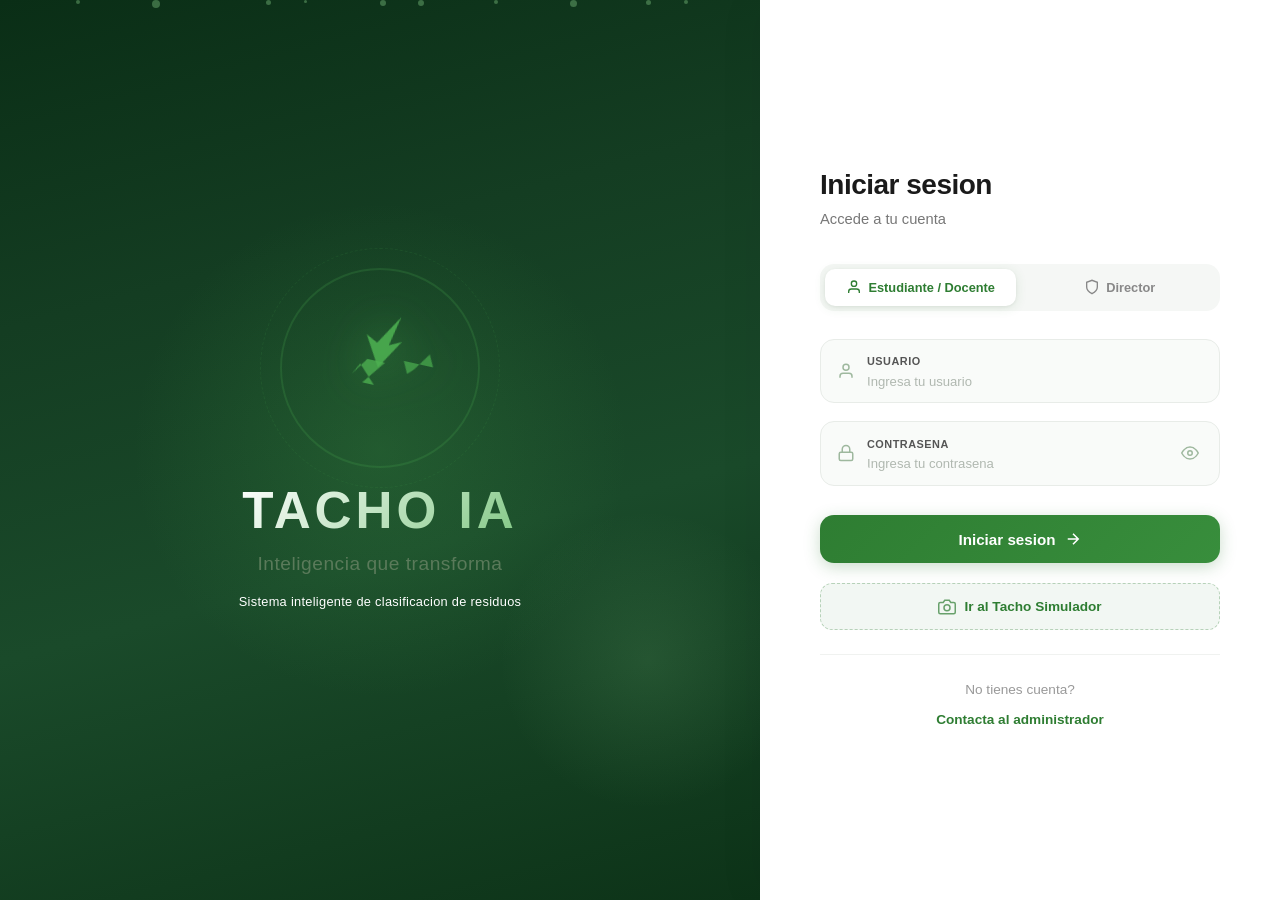
<file: frontend/v_docente/competencia_aulas.html>
<!DOCTYPE html>
<html lang="es">
<head>
    <meta charset="UTF-8">
    <meta name="viewport" content="width=device-width, initial-scale=1.0">
    <title>Competencia Inter-Aulas - Eco-School High</title>
    <link rel="stylesheet" href="../assets/css/global.css">
    <link rel="stylesheet" href="../assets/css/docente/competencia_aulas.css">
</head>
<body>
    <div class="page-wrapper">
        <div class="page-header">
            <h1>Competencia Inter-Aulas</h1>
            <div class="nav-links">
                <a href="dashboard.html">Dashboard</a>
                <a href="competencia_aulas.html" class="active">Competencia</a>
                <a href="reporte_aula.html">Reporte</a>
                <a href="#" onclick="cerrarSesion(); return false;" style="color:#ef5350;">Cerrar Sesion</a>
            </div>
        </div>

        <!-- My Aula Banner -->
        <div class="my-aula-banner" id="my-aula-banner">
            <div>
                <div class="aula-name" id="my-aula-name">Cargando...</div>
                <div style="font-size: 0.8rem; opacity:0.8;">Tu aula asignada</div>
            </div>
            <div class="aula-stats">
                <div class="stat">
                    <div class="stat-value" id="my-aula-pos">--</div>
                    <div class="stat-label">Posicion</div>
                </div>
                <div class="stat">
                    <div class="stat-value" id="my-aula-pts">0</div>
                    <div class="stat-label">Puntos</div>
                </div>
                <div class="stat">
                    <div class="stat-value" id="my-aula-students">0</div>
                    <div class="stat-label">Alumnos</div>
                </div>
            </div>
        </div>

        <!-- All Aulas Grid -->
        <div class="aulas-grid" id="aulas-grid">
            <div style="grid-column: 1/-1; text-align: center; padding: 2rem; color: var(--eco-text-muted);">Cargando aulas...</div>
        </div>
    </div>

    <script src="../assets/js/config.js"></script>
    <script>
        // Session verification
        const user = JSON.parse(sessionStorage.getItem('eco_user') || localStorage.getItem('eco_user') || '{}');
        if (!user.usuario_id || user.rol !== 'docente') {
            window.location.href = '../index.html';
        }

        async function loadCompetencia() {
            try {
                const res = await fetch(`${CONFIG.API_BASE_URL}/api/dashboard/docente/${user.usuario_id}`);
                const data = await res.json();

                const aula = data.aula || {};
                const posicion = data.posicion_ranking || '--';
                const totalAlumnos = (data.alumnos || []).length;

                // My aula banner
                document.getElementById('my-aula-name').textContent = aula.grado_seccion || '--';
                document.getElementById('my-aula-pos').textContent = `#${posicion}`;
                document.getElementById('my-aula-pts').textContent = aula.puntos_totales || 0;
                document.getElementById('my-aula-students').textContent = totalAlumnos;

                // Fetch all aulas ranking
                const resDir = await fetch(`${CONFIG.API_BASE_URL}/api/dashboard/director`);
                const dirData = await resDir.json();
                const allAulas = dirData.ranking_aulas || [];

                renderAulasGrid(allAulas, aula.id);

            } catch (err) {
                console.error('Competencia load error:', err);
            }
        }

        function renderAulasGrid(aulas, myAulaId) {
            const grid = document.getElementById('aulas-grid');
            const maxPts = Math.max(...aulas.map(a => a.puntos_totales || 0), 1);

            grid.innerHTML = aulas.map((a, i) => {
                const isHighlighted = a.id === myAulaId ? 'highlighted' : '';
                const badgeClass = i === 0 ? 'top-1' : i === 1 ? 'top-2' : i === 2 ? 'top-3' : 'other';
                const pct = maxPts > 0 ? ((a.puntos_totales || 0) / maxPts * 100) : 0;
                return `
                    <div class="aula-card ${isHighlighted}">
                        <span class="aula-rank-badge ${badgeClass}">${i + 1}</span>
                        <div class="aula-card-name">${a.grado_seccion}</div>
                        <div class="aula-card-points">${a.puntos_totales || 0} puntos</div>
                        <div class="aula-progress">
                            <div class="aula-progress-fill" style="width: ${pct}%;"></div>
                        </div>
                    </div>
                `;
            }).join('');
        }

        function cerrarSesion() {
            sessionStorage.clear();
            localStorage.removeItem('eco_user');
            window.location.href = '../index.html';
        }

        loadCompetencia();
    </script>
</body>
</html>
</file>
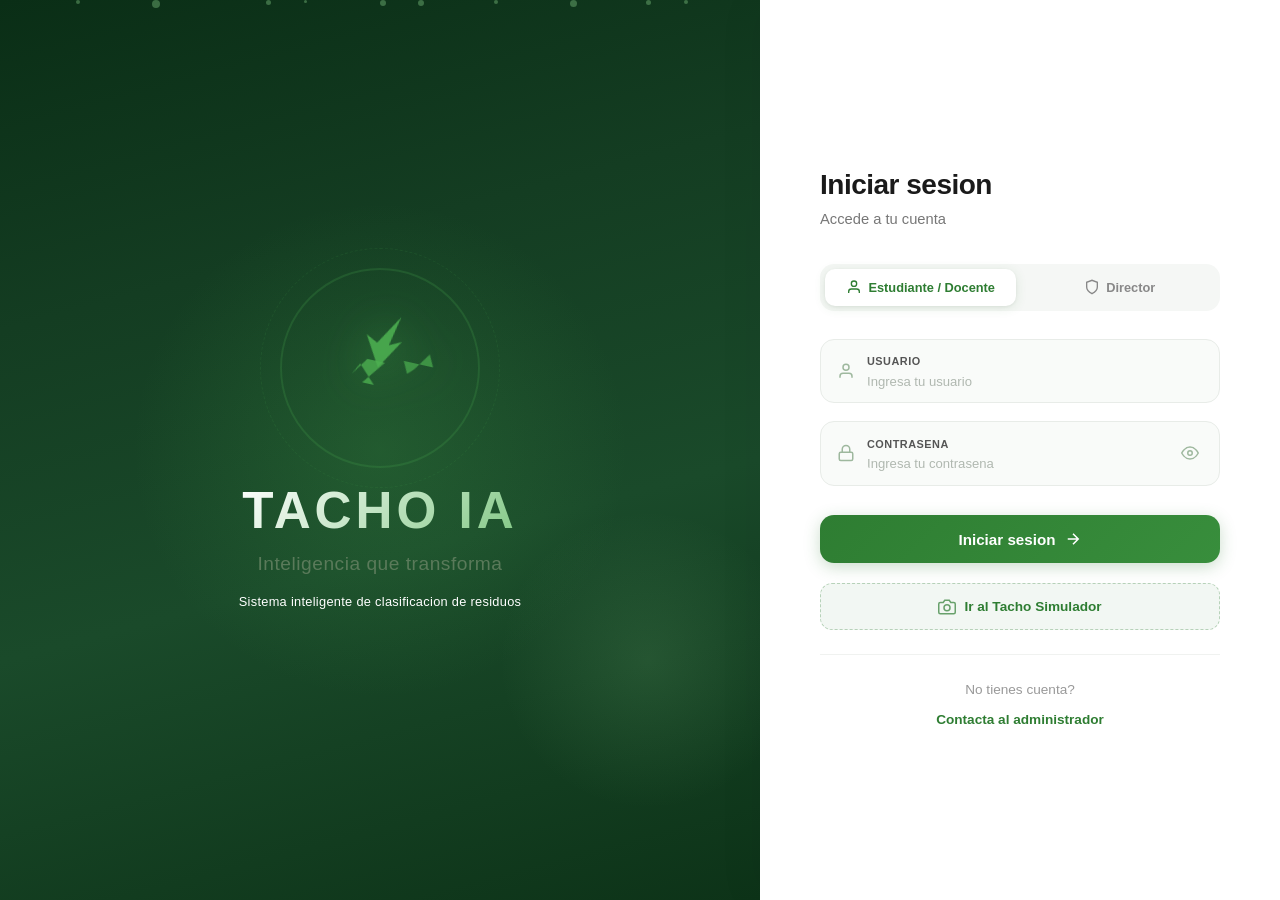
<file: frontend/v_docente/dashboard.html>
<!DOCTYPE html>
<html lang="es">
<head>
    <meta charset="UTF-8">
    <meta name="viewport" content="width=device-width, initial-scale=1.0">
    <title>Dashboard Docente - Eco-School High</title>
    <link rel="stylesheet" href="../assets/css/global.css">
    <link rel="stylesheet" href="../assets/css/docente/dashboard.css">
</head>
<body>
    <!-- Header -->
    <header class="eco-header">
        <div class="logo">
            <svg width="32" height="32" viewBox="0 0 24 24" fill="#fff" xmlns="http://www.w3.org/2000/svg">
                <path d="M17,8C8,10 5.9,16.17 3.82,21.34L5.71,22L6.66,19.7C7.14,19.87 7.64,20 8,20C19,20 22,3 22,3C21,5 14,5.25 9,6.25C4,7.25 2,11.5 2,13.5C2,15.5 3.75,17.25 3.75,17.25C7,8 17,8 17,8Z"/>
            </svg>
            <span>ECO-SCHOOL HIGH</span>
        </div>
        <div style="display: flex; align-items: center; gap: 1rem;">
            <span id="header-user" style="font-size: 0.9rem;">--</span>
            <select id="header-aula" class="form-input" style="width: auto; padding: 0.4rem 0.75rem; font-size: 0.8rem;">
                <option>--</option>
            </select>
            <button onclick="cerrarSesion()" style="padding: 0.4rem 0.9rem; font-size: 0.8rem; font-weight: 600; background: rgba(255,255,255,0.15); border: 1.5px solid rgba(255,255,255,0.3); border-radius: 6px; color: #fff; cursor: pointer; transition: all 0.2s;">Cerrar Sesión</button>
        </div>
    </header>

    <div class="dashboard-page">
        <div class="dashboard-content">
            <!-- Warning Card (dynamic Red/Yellow/Green) -->
            <div class="warning-card warning-green" id="warning-card">
                <span class="warning-icon">&#9888;</span>
                <div class="warning-content">
                    <h4 id="warning-title">Cargando estado...</h4>
                    <p id="warning-text">Verificando posicion del aula en el ranking.</p>
                </div>
                <span class="warning-arrows">&#187;</span>
            </div>

            <div class="top-grid">
                <!-- Aula Info -->
                <div class="aula-info glass-card-static">
                    <div class="aula-name" id="aula-name">--</div>
                    <p style="font-size: 0.8rem; color: var(--eco-text-muted); margin:0;">Posicion en Ranking: <strong id="aula-rank">--</strong></p>
                    <div class="aula-stats">
                        <div class="aula-stat">
                            <div class="aula-stat-value" id="aula-points">--</div>
                            <div class="aula-stat-label">Puntos Totales</div>
                        </div>
                        <div class="aula-stat">
                            <div class="aula-stat-value" id="aula-students">--</div>
                            <div class="aula-stat-label">Alumnos</div>
                        </div>
                    </div>
                </div>

                <!-- Students Table -->
                <div class="students-section glass-card-static">
                    <div class="section-header">
                        <span class="section-title">TABLA DE ALUMNOS</span>
                        <button class="export-btn" onclick="exportData()">&#128196; Exportar PDF</button>
                    </div>
                    <div class="table-wrapper">
                        <table class="students-table">
                            <thead>
                                <tr>
                                    <th>Pos</th>
                                    <th>Nombre del Alumno</th>
                                    <th>Participacion</th>
                                    <th>Puntos</th>
                                </tr>
                            </thead>
                            <tbody id="students-body">
                                <tr><td colspan="4" style="text-align:center; color: var(--eco-text-muted);">Cargando...</td></tr>
                            </tbody>
                        </table>
                    </div>
                    <p class="student-count" id="student-count-label">Mostrando 0 alumnos</p>
                </div>
            </div>
        </div>
    </div>

    <script src="../assets/js/config.js"></script>
    <script src="../assets/js/primer_login.js"></script>
    <script>
        // Session verification
        const user = JSON.parse(sessionStorage.getItem('eco_user') || localStorage.getItem('eco_user') || '{}');
        if (!user.usuario_id || (user.rol !== 'docente')) {
            window.location.href = '../index.html';
        }

        document.getElementById('header-user').textContent = `${user.nombre || '--'} - ${user.apellido || ''}`;

        function cerrarSesion() {
            sessionStorage.clear();
            localStorage.removeItem('eco_user');
            window.location.href = '../index.html';
        }

        async function loadDashboard() {
            try {
                const res = await fetch(`${CONFIG.API_BASE_URL}/api/dashboard/docente/${user.usuario_id}`);
                const data = await res.json();

                // Aula info
                const aula = data.aula || {};
                document.getElementById('aula-name').textContent = aula.grado_seccion || '--';
                document.getElementById('aula-points').textContent = aula.puntos_totales || 0;
                document.getElementById('aula-students').textContent = (data.alumnos || []).length;
                document.getElementById('header-aula').innerHTML = `<option>${aula.grado_seccion || '--'} (Mi Aula)</option>`;

                // Ranking position
                const pos = data.posicion_ranking || '--';
                const total = data.total_aulas || '--';
                document.getElementById('aula-rank').textContent = `${pos} / ${total}`;

                // Dynamic warning card
                updateWarningCard(pos, total, aula);

                // Students table
                renderStudents(data.alumnos || []);

            } catch (err) {
                console.error('Dashboard docente error:', err);
            }
        }

        function updateWarningCard(position, total, aula) {
            const card = document.getElementById('warning-card');
            const title = document.getElementById('warning-title');
            const text = document.getElementById('warning-text');

            // Remove all status classes
            card.classList.remove('warning-red', 'warning-yellow', 'warning-green');

            const ratio = position / total;

            if (ratio > 0.6) {
                // Bottom 40% = RED
                card.classList.add('warning-red');
                title.textContent = 'ALERTA ROJA';
                text.textContent = `Accion requerida: Tu aula esta en la posicion ${position} (${aula.puntos_totales || 0} puntos). Motiva a tus alumnos en la hora de tutoria!`;
            } else if (ratio > 0.3) {
                // Middle = YELLOW
                card.classList.add('warning-yellow');
                title.textContent = 'PRECAUCION';
                text.textContent = `Tu aula esta en la posicion ${position}. Sigue animando a los alumnos a reciclar mas!`;
            } else {
                // Top 30% = GREEN
                card.classList.add('warning-green');
                title.textContent = 'EXCELENTE';
                text.textContent = `Excelente! Tu aula esta en la posicion ${position}. Sigan con el gran trabajo!`;
            }
        }

        function renderStudents(alumnos) {
            const body = document.getElementById('students-body');

            if (alumnos.length === 0) {
                body.innerHTML = '<tr><td colspan="4" style="text-align:center;">Sin alumnos registrados</td></tr>';
                return;
            }

            body.innerHTML = alumnos.map((a, i) => {
                const rankClass = i < 3 ? 'top-3' : 'normal';
                // Generate fake weekly participation bars
                const bars = Array.from({length: 5}, () => Math.floor(Math.random() * 18) + 3);
                const barsHTML = bars.map(h => `<div class="participation-bar" style="height: ${h}px;"></div>`).join('');
                return `
                    <tr>
                        <td><span class="rank-badge ${rankClass}">${i + 1}</span></td>
                        <td>${a.nombre} ${a.apellido || ''}</td>
                        <td><div class="participation-bars">${barsHTML}</div></td>
                        <td><strong>${a.puntos || 0}</strong> pts</td>
                    </tr>
                `;
            }).join('');

            document.getElementById('student-count-label').textContent = `Mostrando ${alumnos.length} alumnos`;
        }

        function exportData() {
            alert('La funcion de exportacion PDF sera implementada proximamente.');
        }

        loadDashboard();
    </script>
</body>
</html>
</file>
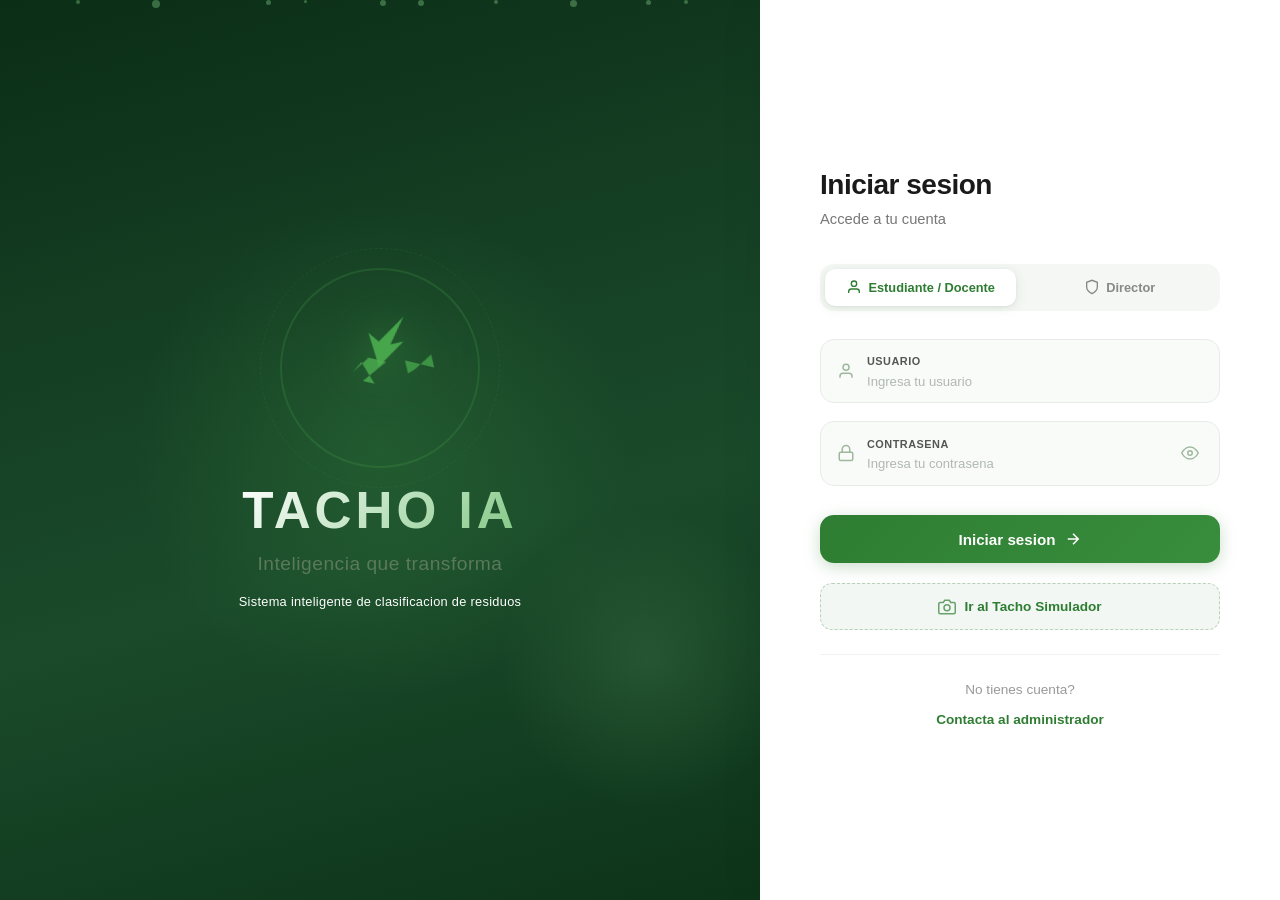
<file: frontend/v_docente/reporte_aula.html>
<!DOCTYPE html>
<html lang="es">
<head>
    <meta charset="UTF-8">
    <meta name="viewport" content="width=device-width, initial-scale=1.0">
    <title>Reporte de Aula - Eco-School High</title>
    <link rel="stylesheet" href="../assets/css/global.css">
    <link rel="stylesheet" href="../assets/css/docente/reporte_aula.css">
</head>
<body>
    <div class="page-wrapper">
        <div class="page-header">
            <h1>Reporte de Aula</h1>
            <div class="nav-links">
                <a href="dashboard.html">Dashboard</a>
                <a href="competencia_aulas.html">Competencia</a>
                <a href="reporte_aula.html" class="active">Reporte</a>
                <a href="#" onclick="cerrarSesion(); return false;" style="color:#ef5350;">Cerrar Sesion</a>
            </div>
        </div>

        <!-- Summary -->
        <div class="summary-row">
            <div class="summary-card">
                <div class="s-value" id="s-aula">--</div>
                <div class="s-label">Aula</div>
            </div>
            <div class="summary-card">
                <div class="s-value" id="s-students">0</div>
                <div class="s-label">Total Alumnos</div>
            </div>
            <div class="summary-card">
                <div class="s-value" id="s-points">0</div>
                <div class="s-label">Puntos Totales</div>
            </div>
            <div class="summary-card">
                <div class="s-value" id="s-avg">0</div>
                <div class="s-label">Promedio/Alumno</div>
            </div>
        </div>

        <!-- Detailed Student Metrics Table -->
        <div class="report-card glass-card-static">
            <h3>Metricas Detalladas por Alumno</h3>
            <div class="table-wrapper">
                <table class="report-table">
                    <thead>
                        <tr>
                            <th>#</th>
                            <th>Alumno</th>
                            <th>Puntos</th>
                            <th>Progreso</th>
                            <th>Estado</th>
                        </tr>
                    </thead>
                    <tbody id="report-body">
                        <tr><td colspan="5" style="text-align:center; padding:2rem; color:var(--eco-text-muted);">Cargando reporte...</td></tr>
                    </tbody>
                </table>
            </div>
        </div>
    </div>

    <script src="../assets/js/config.js"></script>
    <script>
        // Session verification
        const user = JSON.parse(sessionStorage.getItem('eco_user') || localStorage.getItem('eco_user') || '{}');
        if (!user.usuario_id || user.rol !== 'docente') {
            window.location.href = '../index.html';
        }

        async function loadReporte() {
            try {
                const res = await fetch(`${CONFIG.API_BASE_URL}/api/dashboard/docente/${user.usuario_id}`);
                const data = await res.json();

                const aula = data.aula || {};
                const alumnos = data.alumnos || [];

                // Summary cards
                document.getElementById('s-aula').textContent = aula.grado_seccion || '--';
                document.getElementById('s-students').textContent = alumnos.length;
                document.getElementById('s-points').textContent = aula.puntos_totales || 0;

                const totalPts = alumnos.reduce((sum, a) => sum + (a.puntos || 0), 0);
                const avg = alumnos.length > 0 ? Math.round(totalPts / alumnos.length) : 0;
                document.getElementById('s-avg').textContent = avg;

                // Table
                renderReport(alumnos);

            } catch (err) {
                console.error('Reporte load error:', err);
            }
        }

        function renderReport(alumnos) {
            const body = document.getElementById('report-body');

            if (alumnos.length === 0) {
                body.innerHTML = '<tr><td colspan="5" style="text-align:center; padding:2rem;">No hay alumnos en esta aula.</td></tr>';
                return;
            }

            const maxPts = Math.max(...alumnos.map(a => a.puntos || 0), 1);

            body.innerHTML = alumnos.map((a, i) => {
                const rankClass = i < 3 ? 'top' : 'normal';
                const pct = maxPts > 0 ? ((a.puntos || 0) / maxPts * 100) : 0;
                const isActive = (a.puntos || 0) > 0;
                return `
                    <tr>
                        <td><span class="rank-badge ${rankClass}">${i + 1}</span></td>
                        <td><strong>${a.nombre || '--'} ${a.apellido || ''}</strong></td>
                        <td><strong>${a.puntos || 0}</strong> pts</td>
                        <td>
                            <div class="points-bar">
                                <div class="points-bar-track">
                                    <div class="points-bar-fill" style="width: ${pct}%;"></div>
                                </div>
                                <span style="font-size:0.75rem; color:var(--eco-text-muted);">${Math.round(pct)}%</span>
                            </div>
                        </td>
                        <td>
                            <span class="status-dot ${isActive ? 'active' : 'inactive'}"></span>
                            ${isActive ? 'Activo' : 'Sin actividad'}
                        </td>
                    </tr>
                `;
            }).join('');
        }

        function cerrarSesion() {
            sessionStorage.clear();
            localStorage.removeItem('eco_user');
            window.location.href = '../index.html';
        }

        loadReporte();
    </script>
</body>
</html>
</file>
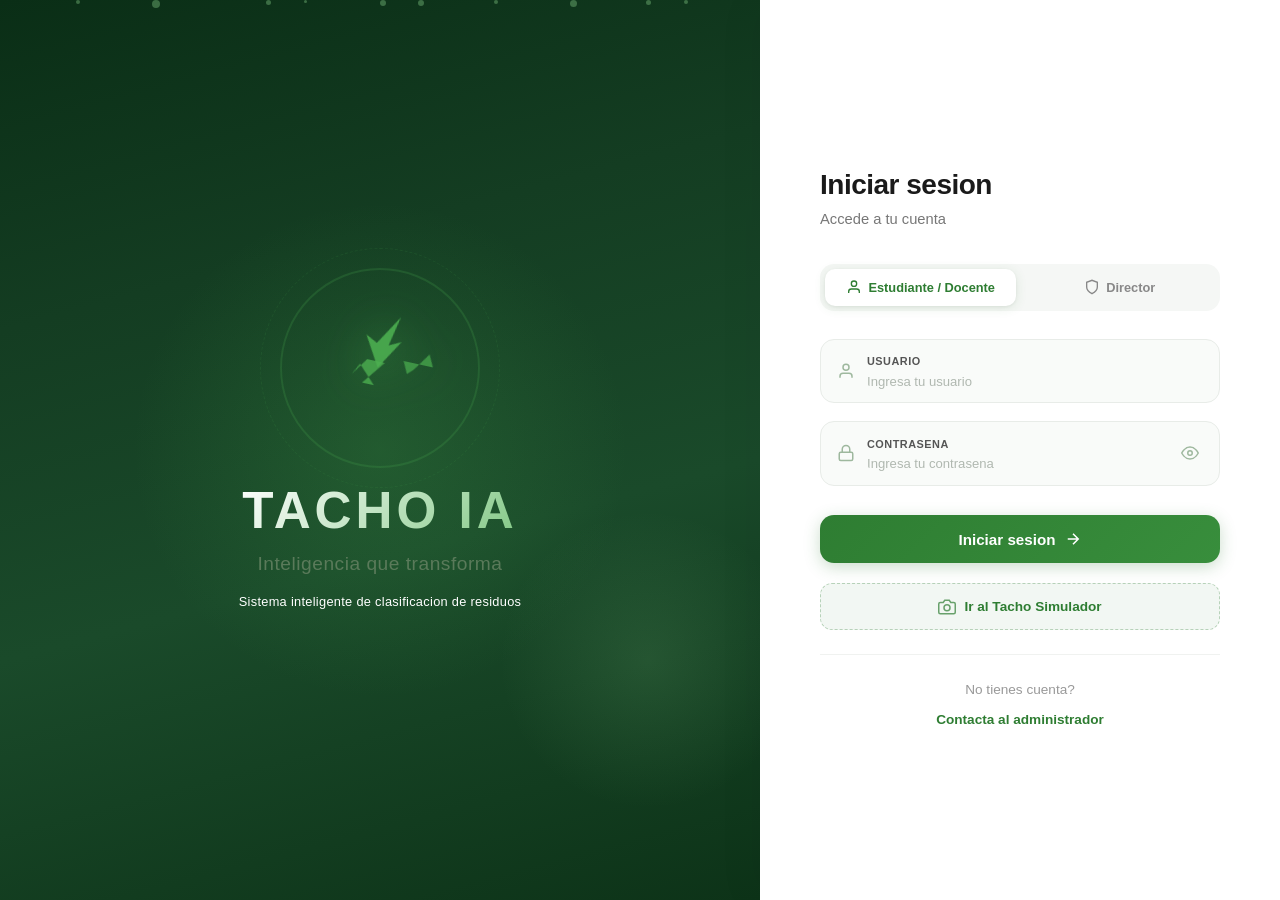
<file: frontend/v_estudiante/cultura_ambiental.html>
<!DOCTYPE html>
<html lang="es">
<head>
    <meta charset="UTF-8">
    <meta name="viewport" content="width=device-width, initial-scale=1.0">
    <title>Cultura Ambiental - Eco-School High</title>
    <link rel="stylesheet" href="../assets/css/global.css">
    <link rel="stylesheet" href="../assets/css/estudiante/cultura_ambiental.css">
</head>
<body>
    <div class="page-wrapper">
        <div class="page-nav">
            <h1>Cultura Ambiental</h1>
            <div class="nav-links">
                <a href="dashboard.html">Dashboard</a>
                <a href="medallas.html">Medallas</a>
                <a href="ranking.html">Ranking</a>
                <a href="cultura_ambiental.html" class="active">Tips</a>
                <a href="#" onclick="cerrarSesion(); return false;" style="color:#ef5350;">Cerrar Sesion</a>
            </div>
        </div>

        <!-- Fact Banner -->
        <div class="fact-banner">
            <h2>Dato del Dia</h2>
            <p id="daily-fact">Una botella de plastico tarda hasta 450 anos en descomponerse en la naturaleza.</p>
        </div>

        <!-- Tips Grid -->
        <div class="tips-grid">
            <div class="tip-card">
                <div class="tip-icon">&#9851;</div>
                <span class="category-label">Plastico</span>
                <h3>Reduce el uso de plasticos</h3>
                <p>Lleva tu propia botella reutilizable al colegio. Evita comprar bebidas en envases descartables cada dia.</p>
            </div>

            <div class="tip-card">
                <div class="tip-icon">&#128220;</div>
                <span class="category-label">Papel</span>
                <h3>Reutiliza hojas de papel</h3>
                <p>Usa ambos lados de cada hoja antes de reciclarla. Un arbol produce aproximadamente 8,000 hojas de papel.</p>
            </div>

            <div class="tip-card">
                <div class="tip-icon">&#127830;</div>
                <span class="category-label">Organico</span>
                <h3>Compostar restos de alimentos</h3>
                <p>Los restos de frutas y verduras pueden convertirse en abono natural para el jardin del colegio.</p>
            </div>

            <div class="tip-card">
                <div class="tip-icon">&#129717;</div>
                <span class="category-label">Vidrio</span>
                <h3>El vidrio es 100% reciclable</h3>
                <p>Una botella de vidrio puede reciclarse infinitas veces sin perder calidad ni pureza.</p>
            </div>

            <div class="tip-card">
                <div class="tip-icon">&#9879;</div>
                <span class="category-label">Metal</span>
                <h3>Recicla las latas de aluminio</h3>
                <p>Reciclar una lata de aluminio ahorra suficiente energia para encender un televisor durante 3 horas.</p>
            </div>

            <div class="tip-card">
                <div class="tip-icon">&#127758;</div>
                <span class="category-label">General</span>
                <h3>Las 3R: Reducir, Reutilizar, Reciclar</h3>
                <p>Antes de tirar algo, piensa: se puede reparar? Se puede usar para otra cosa? Y si no, reciclalo correctamente.</p>
            </div>

            <div class="tip-card">
                <div class="tip-icon">&#128161;</div>
                <span class="category-label">Energia</span>
                <h3>Apaga lo que no uses</h3>
                <p>Apaga las luces y desconecta cargadores cuando no los uses. Cada watt cuenta para el planeta.</p>
            </div>

            <div class="tip-card">
                <div class="tip-icon">&#128167;</div>
                <span class="category-label">Agua</span>
                <h3>Cuida el agua</h3>
                <p>Cierra el cano mientras te cepillas los dientes. En 2 minutos puedes ahorrar hasta 12 litros de agua.</p>
            </div>
        </div>
    </div>

    <script src="../assets/js/config.js"></script>
    <script>
        // Session verification
        const user = JSON.parse(sessionStorage.getItem('eco_user') || localStorage.getItem('eco_user') || '{}');
        if (!user.usuario_id) {
            window.location.href = '../index.html';
        }

        // Rotate daily fact
        const facts = [
            'Una botella de plastico tarda hasta 450 anos en descomponerse en la naturaleza.',
            'Cada tonelada de papel reciclado salva 17 arboles y 26,000 litros de agua.',
            'El 91% del plastico producido NO se recicla. Tu puedes cambiar eso.',
            'Un chicle tirado al suelo tarda 5 anos en degradarse.',
            'Reciclar 1 lata de aluminio ahorra energia para alimentar un TV por 3 horas.',
            'Los oceanos contienen mas de 5 billones de piezas de plastico flotando.',
            'El vidrio tarda 4,000 anos en descomponerse pero se recicla infinitamente.',
            'Cada persona genera en promedio 1.2 kg de basura al dia.'
        ];
        const today = new Date().getDay();
        document.getElementById('daily-fact').textContent = facts[today % facts.length];

        function cerrarSesion() {
            sessionStorage.clear();
            localStorage.removeItem('eco_user');
            window.location.href = '../index.html';
        }
    </script>
</body>
</html>
</file>
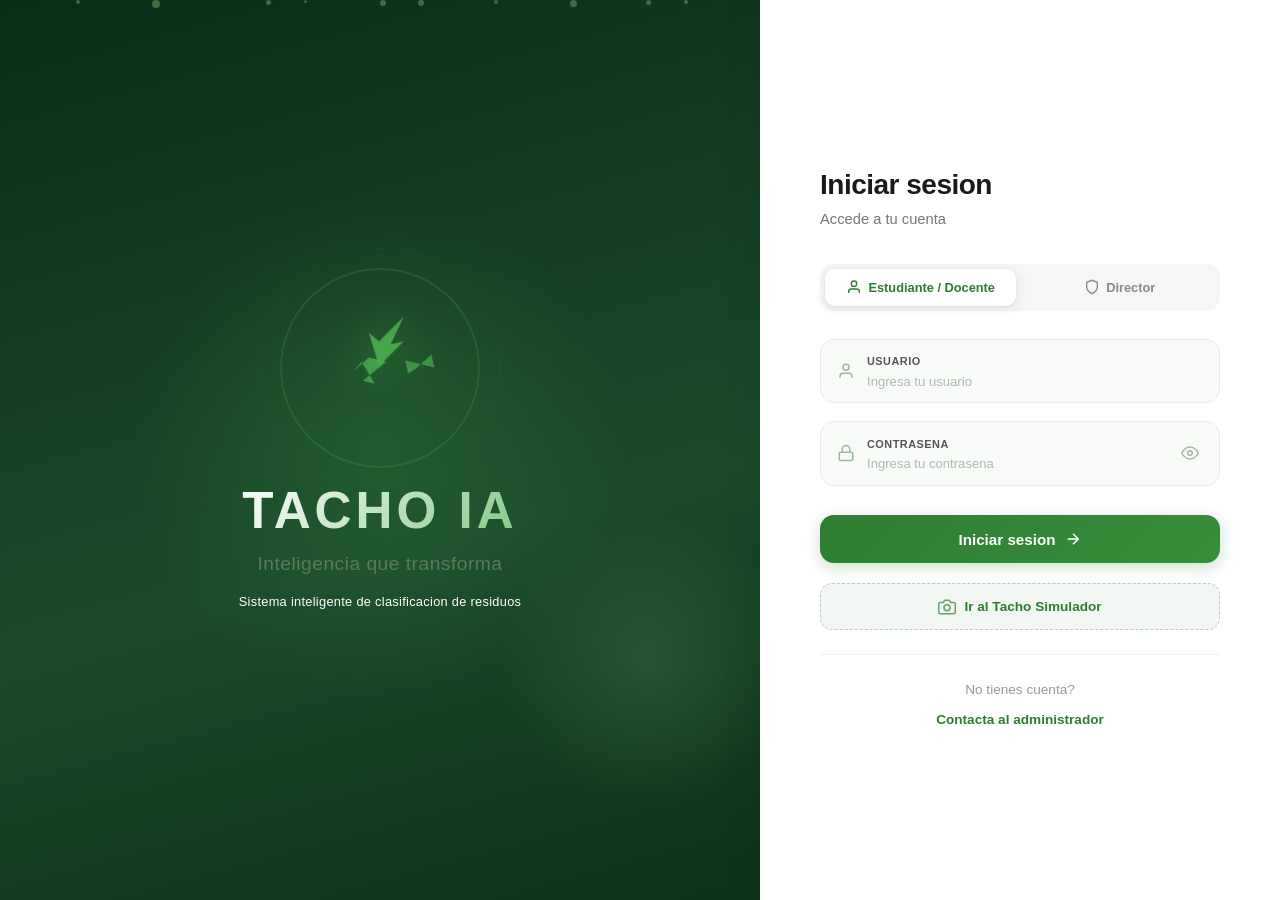
<file: frontend/v_estudiante/dashboard.html>
<!DOCTYPE html>
<html lang="es">
<head>
    <meta charset="UTF-8">
    <meta name="viewport" content="width=device-width, initial-scale=1.0">
    <title>Dashboard Estudiante - Eco-School High</title>
    <link rel="stylesheet" href="../assets/css/global.css">
    <link rel="stylesheet" href="../assets/css/estudiante/dashboard.css">
</head>
<body>
    <!-- Header -->
    <header class="eco-header">
        <div class="logo">
            <svg width="32" height="32" viewBox="0 0 24 24" fill="#fff" xmlns="http://www.w3.org/2000/svg">
                <path d="M17,8C8,10 5.9,16.17 3.82,21.34L5.71,22L6.66,19.7C7.14,19.87 7.64,20 8,20C19,20 22,3 22,3C21,5 14,5.25 9,6.25C4,7.25 2,11.5 2,13.5C2,15.5 3.75,17.25 3.75,17.25C7,8 17,8 17,8Z"/>
            </svg>
            <span>ECO-SCHOOL HIGH</span>
        </div>
        <div style="display: flex; align-items: center; gap: 1rem;">
            <span id="header-user" style="font-size: 0.9rem;">--</span>
            <span class="badge badge-eco" id="header-points">ECO-PUNTOS: -- pts</span>
            <button onclick="cerrarSesion()" style="padding: 0.4rem 0.9rem; font-size: 0.8rem; font-weight: 600; background: rgba(255,255,255,0.15); border: 1.5px solid rgba(255,255,255,0.3); border-radius: 6px; color: #fff; cursor: pointer; transition: all 0.2s;">Cerrar Sesion</button>
        </div>
    </header>

    <div class="dashboard-page">
        <div class="dashboard-content">
            <p class="welcome-text" id="welcome-msg">Bienvenido, <strong>--</strong></p>

            <!-- Metric Cards -->
            <div class="metrics-row">
                <div class="metric-card glass-card-static">
                    <span class="metric-icon">&#127793;</span>
                    <div class="metric-label">&#9679; Puntos Totales</div>
                    <div class="metric-value" id="m-points">--<span class="metric-suffix">pts</span></div>
                </div>
                <div class="metric-card glass-card-static">
                    <span class="metric-icon">&#9851;</span>
                    <div class="metric-label">&#9679; Residuos Reciclados</div>
                    <div class="metric-value" id="m-items">--</div>
                </div>
                <div class="metric-card glass-card-static">
                    <span class="metric-icon">&#127942;</span>
                    <div class="metric-label">&#9679; Logros</div>
                    <div class="metric-value gold" id="m-logros">--</div>
                </div>
            </div>

            <!-- Main Grid: Ranking + Achievements -->
            <div class="main-grid">
                <!-- Classroom Leaderboard -->
                <div class="section-card glass-card-static">
                    <div class="section-header">RANKING DE AULAS</div>
                    <table class="ranking-table">
                        <thead>
                            <tr>
                                <th>Pos</th>
                                <th>Aula</th>
                                <th>Puntos</th>
                                <th>Tendencia</th>
                            </tr>
                        </thead>
                        <tbody id="ranking-body">
                            <tr><td colspan="4" style="text-align:center; color: var(--eco-text-muted);">Cargando...</td></tr>
                        </tbody>
                    </table>
                </div>

                <!-- Achievements -->
                <div class="section-card glass-card-static">
                    <div class="section-header">TUS LOGROS</div>
                    <div class="achievements-mini-grid" id="achievements-grid">
                        <div style="grid-column: 1/-1; text-align:center; color: var(--eco-text-muted); padding: 2rem;">Cargando...</div>
                    </div>
                    <a href="medallas.html" class="view-all-link">Ver todos los logros &rarr;</a>
                </div>
            </div>

            <!-- Quick Actions -->
            <div class="quick-actions">
                <a href="../v_tacho_simulador/tacho_simulador.html" class="btn btn-primary quick-action-btn">&#9851; Ir al Tacho</a>
                <a href="medallas.html" class="btn btn-secondary quick-action-btn">&#127942; Mis Medallas</a>
                <a href="ranking.html" class="btn btn-secondary quick-action-btn">&#128200; Ranking Completo</a>
            </div>
        </div>
    </div>

    <script src="../assets/js/config.js"></script>
    <script src="../assets/js/primer_login.js"></script>
    <script>
        const MEDAL_STYLES = {
            "Guardian Ecologico": { icon: "&#127811;", style: "eco" },
            "Rey del Plastico": { icon: "&#128081;", style: "silver" },
            "Salvador del Papel": { icon: "&#128220;", style: "bronze" },
            "Colector de Vidrio": { icon: "&#129347;", style: "silver" },
            "Maestro del Metal": { icon: "&#9881;", style: "silver" },
            "Heroe Organico": { icon: "&#127813;", style: "eco" },
            "Primer Paso": { icon: "&#128065;", style: "bronze" },
            "Reciclador Pro": { icon: "&#9851;", style: "gold" },
            "Club de los 100": { icon: "&#127942;", style: "gold" },
        };

        // Session verification
        const user = JSON.parse(sessionStorage.getItem('eco_user') || localStorage.getItem('eco_user') || '{}');
        if (!user.usuario_id) {
            window.location.href = '../index.html';
        }

        document.getElementById('header-user').textContent = `${user.nombre || '--'} - ${user.apellido || ''}`;
        document.getElementById('welcome-msg').innerHTML = `Bienvenido, <strong>${user.nombre || '--'}</strong>`;

        async function loadDashboard() {
            try {
                const [dashRes, logrosRes] = await Promise.all([
                    fetch(`${CONFIG.API_BASE_URL}/api/dashboard/alumno/${user.usuario_id}`),
                    fetch(`${CONFIG.API_BASE_URL}/api/logros/${user.usuario_id}`)
                ]);

                const dash = await dashRes.json();
                const logros = await logrosRes.json();

                // Metrics
                document.getElementById('m-points').innerHTML = `${dash.puntos_totales || 0}<span class="metric-suffix">pts</span>`;
                document.getElementById('m-items').textContent = dash.total_registros || 0;
                document.getElementById('header-points').textContent = `ECO-PUNTOS: ${dash.puntos_totales || 0} pts`;

                const disponibles = logros.logros_disponibles || [];
                const desbloqueados = disponibles.filter(l => l.desbloqueado);
                document.getElementById('m-logros').textContent = desbloqueados.length;

                // Achievements mini grid
                renderAchievements(disponibles);

                // Load ranking
                loadRanking();

            } catch (err) {
                console.error('Dashboard error:', err);
            }
        }

        function renderAchievements(disponibles) {
            const grid = document.getElementById('achievements-grid');
            grid.innerHTML = disponibles.slice(0, 8).map(medal => {
                const config = MEDAL_STYLES[medal.nombre] || { icon: "&#127942;", style: "eco" };
                const lockedClass = medal.desbloqueado ? '' : 'locked';
                return `
                    <div class="achievement-mini ${lockedClass}">
                        <div class="achievement-mini-icon ${config.style}">${config.icon}</div>
                        <div class="achievement-mini-name">${medal.nombre}</div>
                    </div>
                `;
            }).join('');
        }

        async function loadRanking() {
            try {
                const res = await fetch(`${CONFIG.API_BASE_URL}/api/dashboard/director`);
                const data = await res.json();
                const ranking = data.ranking_aulas || [];

                const body = document.getElementById('ranking-body');
                if (ranking.length === 0) {
                    body.innerHTML = '<tr><td colspan="4" style="text-align:center;">Sin datos</td></tr>';
                    return;
                }

                body.innerHTML = ranking.slice(0, 10).map((aula, i) => {
                    const isMyAula = aula.id === user.aula_id;
                    const rowClass = isMyAula ? 'highlight' : '';
                    const rankClass = i < 3 ? 'top' : '';
                    return `
                        <tr class="${rowClass}">
                            <td><span class="rank-num ${rankClass}">${i + 1}</span></td>
                            <td>${aula.grado_seccion || '--'}</td>
                            <td>${aula.puntos_totales || 0}</td>
                            <td><span class="trend-up">&#8599;</span></td>
                        </tr>
                    `;
                }).join('');
            } catch (err) {
                console.error('Ranking error:', err);
            }
        }

        function cerrarSesion() {
            sessionStorage.clear();
            localStorage.removeItem('eco_user');
            window.location.href = '../index.html';
        }

        loadDashboard();
    </script>
</body>
</html>
</file>
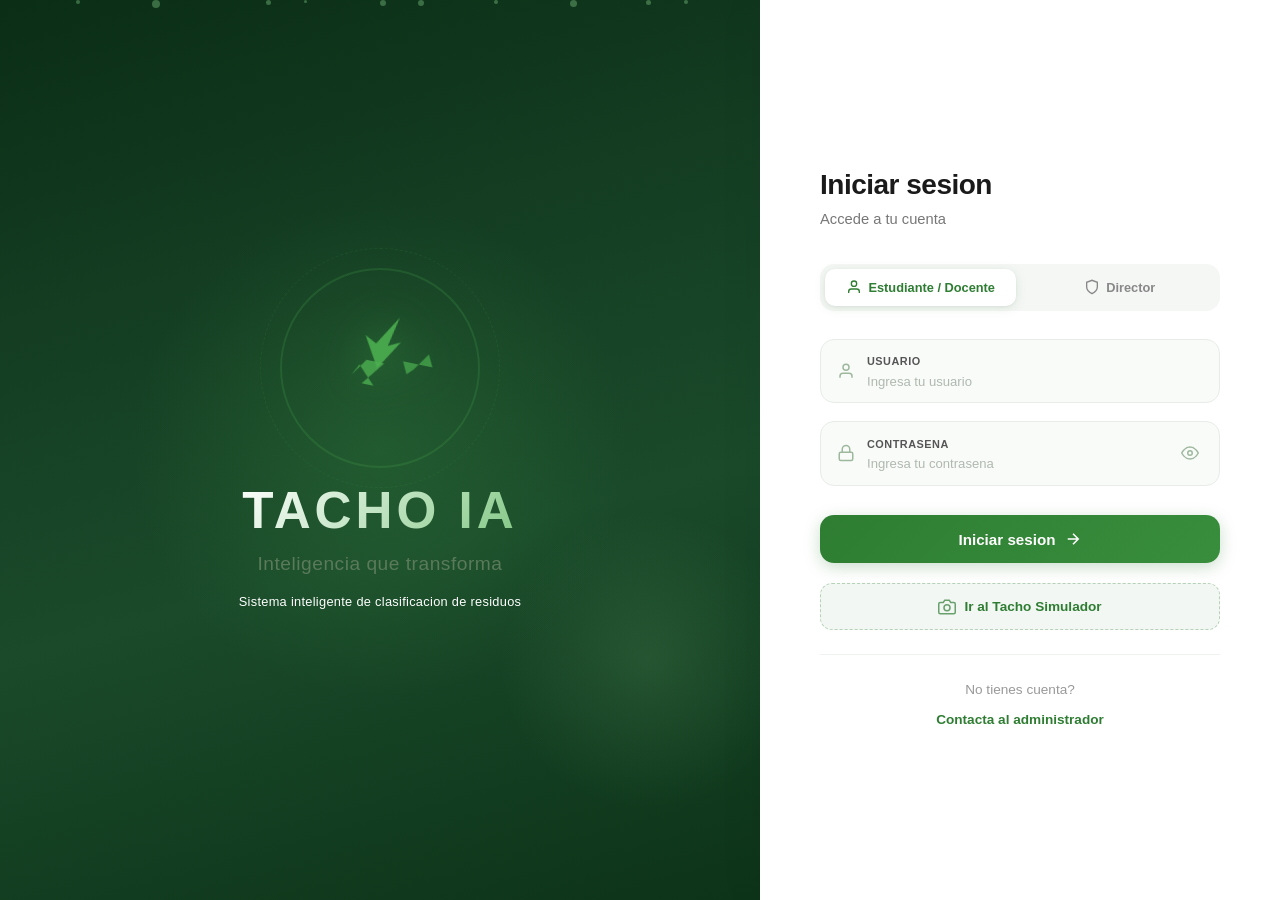
<file: frontend/v_estudiante/medallas.html>
<!DOCTYPE html>
<html lang="es">
<head>
    <meta charset="UTF-8">
    <meta name="viewport" content="width=device-width, initial-scale=1.0">
    <title>Mis Logros - Eco-School High</title>
    <link rel="stylesheet" href="../assets/css/global.css">
    <link rel="stylesheet" href="../assets/css/estudiante/medallas.css">
</head>
<body>
    <!-- Header -->
    <header class="eco-header">
        <div class="logo">
            <svg width="32" height="32" viewBox="0 0 24 24" fill="#fff" xmlns="http://www.w3.org/2000/svg">
                <path d="M17,8C8,10 5.9,16.17 3.82,21.34L5.71,22L6.66,19.7C7.14,19.87 7.64,20 8,20C19,20 22,3 22,3C21,5 14,5.25 9,6.25C4,7.25 2,11.5 2,13.5C2,15.5 3.75,17.25 3.75,17.25C7,8 17,8 17,8Z"/>
            </svg>
            <span>ECO-SCHOOL HIGH</span>
        </div>
        <div style="display: flex; align-items: center; gap: 1rem;">
            <span class="badge badge-eco" id="header-points">-- pts</span>
            <span style="font-size: 0.9rem;" id="header-name">--</span>
            <button onclick="cerrarSesion()" style="padding: 0.4rem 0.9rem; font-size: 0.8rem; font-weight: 600; background: rgba(255,255,255,0.15); border: 1.5px solid rgba(255,255,255,0.3); border-radius: 6px; color: #fff; cursor: pointer; transition: all 0.2s;">Cerrar Sesion</button>
        </div>
    </header>

    <div class="medals-page">
        <div class="medals-content">
            <!-- Back navigation -->
            <a href="dashboard.html" class="back-nav">&larr; Volver al Dashboard</a>

            <h2 class="page-title">Mis Logros</h2>
            <p class="page-subtitle">Desbloquea medallas reciclando residuos en el Tacho Inteligente</p>

            <!-- Stats -->
            <div class="stats-bar">
                <div class="stat-item glass-card-static">
                    <div class="stat-value" id="stat-total">--</div>
                    <div class="stat-label">Residuos Reciclados</div>
                </div>
                <div class="stat-item glass-card-static">
                    <div class="stat-value gold" id="stat-unlocked">--</div>
                    <div class="stat-label">Logros Obtenidos</div>
                </div>
                <div class="stat-item glass-card-static">
                    <div class="stat-value" id="stat-available">--</div>
                    <div class="stat-label">Logros Disponibles</div>
                </div>
                <div class="stat-item glass-card-static">
                    <div class="stat-value" id="stat-points">--</div>
                    <div class="stat-label">Eco-Puntos</div>
                </div>
            </div>

            <!-- Unlocked Achievements -->
            <div class="section-title">TUS LOGROS</div>
            <div class="medals-grid" id="unlocked-grid">
                <div class="loading-state">Cargando logros...</div>
            </div>

            <!-- Locked Achievements -->
            <div class="section-title">POR DESBLOQUEAR</div>
            <div class="medals-grid" id="locked-grid">
                <div class="loading-state">Cargando...</div>
            </div>
        </div>
    </div>

    <!-- Achievement Toast -->
    <div class="achievement-toast" id="achievement-toast">
        <span style="font-size: 1.5rem;">&#127942;</span>
        <span id="toast-message">Nuevo logro desbloqueado!</span>
    </div>

    <script src="../assets/js/config.js"></script>
    <script>
        // Medal icon/style mapping
        const MEDAL_STYLES = {
            "Guardian Ecologico": { icon: "&#127811;", style: "eco" },
            "Rey del Plastico": { icon: "&#128081;", style: "silver" },
            "Salvador del Papel": { icon: "&#128220;", style: "bronze" },
            "Colector de Vidrio": { icon: "&#129347;", style: "silver" },
            "Maestro del Metal": { icon: "&#9881;", style: "silver" },
            "Heroe Organico": { icon: "&#127813;", style: "eco" },
            "Primer Paso": { icon: "&#128065;", style: "bronze" },
            "Reciclador Pro": { icon: "&#9851;", style: "gold" },
            "Club de los 100": { icon: "&#127942;", style: "gold" },
        };

        // Get user from localStorage
        const user = JSON.parse(localStorage.getItem('eco_user') || '{}');

        if (!user.usuario_id) {
            window.location.href = '../index.html';
        }

        // Load header info
        document.getElementById('header-name').textContent = user.nombre || '--';

        // Load achievements
        async function loadMedals() {
            try {
                // Get logros
                const logrosRes = await fetch(`${CONFIG.API_BASE_URL}/api/logros/${user.usuario_id}`);
                const logrosData = await logrosRes.json();

                // Get dashboard for points/total
                const dashRes = await fetch(`${CONFIG.API_BASE_URL}/api/dashboard/alumno/${user.usuario_id}`);
                const dashData = await dashRes.json();

                // Update stats
                document.getElementById('stat-total').textContent = dashData.total_registros || 0;
                document.getElementById('stat-points').textContent = dashData.puntos_totales || 0;
                document.getElementById('header-points').textContent = `${dashData.puntos_totales || 0} pts`;

                const disponibles = logrosData.logros_disponibles || [];
                const desbloqueados = disponibles.filter(l => l.desbloqueado);
                const bloqueados = disponibles.filter(l => !l.desbloqueado);

                document.getElementById('stat-unlocked').textContent = desbloqueados.length;
                document.getElementById('stat-available').textContent = disponibles.length;

                // Render unlocked
                renderUnlocked(desbloqueados);

                // Render locked with progress
                renderLocked(bloqueados, dashData.total_registros || 0);

            } catch (err) {
                console.error('Error loading medals:', err);
                document.getElementById('unlocked-grid').innerHTML = '<div class="loading-state">Error al cargar logros</div>';
                document.getElementById('locked-grid').innerHTML = '';
            }
        }

        function renderUnlocked(medals) {
            const grid = document.getElementById('unlocked-grid');
            if (medals.length === 0) {
                grid.innerHTML = '<div class="loading-state">Aun no tienes logros. Recicla para desbloquearlos!</div>';
                return;
            }

            grid.innerHTML = medals.map(medal => {
                const config = MEDAL_STYLES[medal.nombre] || { icon: "&#127942;", style: "eco" };
                return `
                    <div class="medal-card glass-card-static">
                        <div class="medal-icon ${config.style}">
                            ${config.icon}
                            <span class="medal-sparkle">&#10024;</span>
                        </div>
                        <div class="medal-name">${medal.nombre}</div>
                        <div class="medal-desc">${medal.descripcion}</div>
                    </div>
                `;
            }).join('');
        }

        function renderLocked(medals, totalRegistros) {
            const grid = document.getElementById('locked-grid');
            if (medals.length === 0) {
                grid.innerHTML = '<div class="loading-state">Has desbloqueado todos los logros!</div>';
                return;
            }

            grid.innerHTML = medals.map(medal => {
                const config = MEDAL_STYLES[medal.nombre] || { icon: "&#127942;", style: "eco" };
                // Calculate rough progress
                const progress = Math.min((totalRegistros / medal.umbral) * 100, 99);
                return `
                    <div class="medal-card glass-card-static locked">
                        <div class="medal-icon ${config.style}">
                            ${config.icon}
                            <span class="lock-badge">&#128274;</span>
                        </div>
                        <div class="medal-name">${medal.nombre}</div>
                        <div class="medal-desc">${medal.descripcion}</div>
                        <div class="medal-progress">
                            <div class="medal-progress-bar" style="width: ${progress}%"></div>
                        </div>
                    </div>
                `;
            }).join('');
        }

        function cerrarSesion() {
            sessionStorage.clear();
            localStorage.removeItem('eco_user');
            window.location.href = '../index.html';
        }

        // Init
        loadMedals();
    </script>
</body>
</html>
</file>
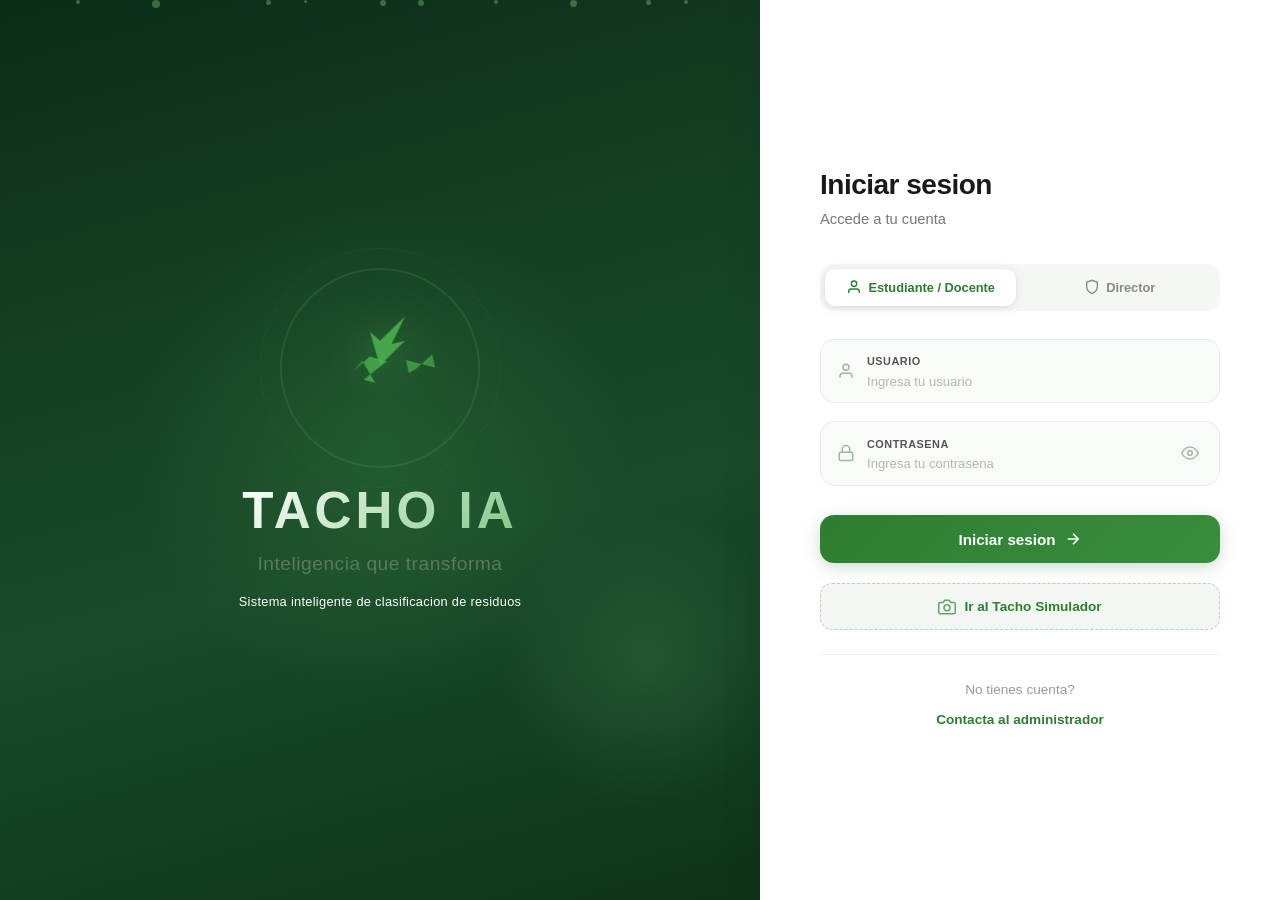
<file: frontend/v_estudiante/ranking.html>
<!DOCTYPE html>
<html lang="es">
<head>
    <meta charset="UTF-8">
    <meta name="viewport" content="width=device-width, initial-scale=1.0">
    <title>Ranking Global - Eco-School High</title>
    <link rel="stylesheet" href="../assets/css/global.css">
    <link rel="stylesheet" href="../assets/css/estudiante/ranking.css">
</head>
<body>
    <div class="page-wrapper">
        <div class="page-nav">
            <h1>Ranking Global de Aulas</h1>
            <div class="nav-links">
                <a href="dashboard.html">Dashboard</a>
                <a href="medallas.html">Medallas</a>
                <a href="ranking.html" class="active">Ranking</a>
                <a href="cultura_ambiental.html">Tips</a>
                <a href="#" onclick="cerrarSesion(); return false;" style="color:#ef5350;">Cerrar Sesion</a>
            </div>
        </div>

        <!-- Podium -->
        <div class="podium-section glass-card-static" id="podium-section" style="display:none;">
            <div class="podium-item silver" id="podium-2">
                <div class="podium-avatar">&#127944;</div>
                <div class="podium-name">--</div>
                <div class="podium-points">0 pts</div>
                <div class="podium-bar"></div>
            </div>
            <div class="podium-item gold" id="podium-1">
                <div class="podium-avatar">&#127942;</div>
                <div class="podium-name">--</div>
                <div class="podium-points">0 pts</div>
                <div class="podium-bar"></div>
            </div>
            <div class="podium-item bronze" id="podium-3">
                <div class="podium-avatar">&#127941;</div>
                <div class="podium-name">--</div>
                <div class="podium-points">0 pts</div>
                <div class="podium-bar"></div>
            </div>
        </div>

        <!-- Full Ranking Table -->
        <div class="ranking-card glass-card-static">
            <table class="ranking-table">
                <thead>
                    <tr>
                        <th>Pos</th>
                        <th>Aula</th>
                        <th>Puntos</th>
                        <th>Progreso</th>
                    </tr>
                </thead>
                <tbody id="ranking-body">
                    <tr><td colspan="4" style="text-align:center; padding:2rem; color:var(--eco-text-muted);">Cargando ranking...</td></tr>
                </tbody>
            </table>
        </div>
    </div>

    <script src="../assets/js/config.js"></script>
    <script>
        // Session verification
        const user = JSON.parse(sessionStorage.getItem('eco_user') || localStorage.getItem('eco_user') || '{}');
        if (!user.usuario_id) {
            window.location.href = '../index.html';
        }

        async function loadRanking() {
            try {
                const res = await fetch(`${CONFIG.API_BASE_URL}/api/dashboard/director`);
                const data = await res.json();
                const aulas = data.ranking_aulas || [];

                if (aulas.length === 0) {
                    document.getElementById('ranking-body').innerHTML =
                        '<tr><td colspan="4" style="text-align:center; padding:2rem;">No hay aulas registradas.</td></tr>';
                    return;
                }

                const maxPts = Math.max(...aulas.map(a => a.puntos_totales || 0), 1);

                // Podium (top 3)
                if (aulas.length >= 3) {
                    document.getElementById('podium-section').style.display = 'flex';
                    const podiumOrder = [1, 0, 2]; // silver, gold, bronze display
                    ['podium-2', 'podium-1', 'podium-3'].forEach((id, idx) => {
                        const a = aulas[podiumOrder[idx]];
                        if (a) {
                            const el = document.getElementById(id);
                            el.querySelector('.podium-name').textContent = a.grado_seccion;
                            el.querySelector('.podium-points').textContent = `${a.puntos_totales || 0} pts`;
                        }
                    });
                }

                // Full table
                const body = document.getElementById('ranking-body');
                body.innerHTML = aulas.map((a, i) => {
                    const rankClass = i === 0 ? 'rank-1' : i === 1 ? 'rank-2' : i === 2 ? 'rank-3' : 'rank-other';
                    const isMyAula = user.aula_id === a.id ? 'my-aula' : '';
                    const pctWidth = maxPts > 0 ? ((a.puntos_totales || 0) / maxPts * 100) : 0;
                    return `
                        <tr class="${isMyAula}">
                            <td><span class="rank-num ${rankClass}">${i + 1}</span></td>
                            <td><strong>${a.grado_seccion}</strong>${isMyAula ? ' (Tu aula)' : ''}</td>
                            <td>${a.puntos_totales || 0} pts</td>
                            <td>
                                <div class="progress-bar-container">
                                    <div class="progress-bar-fill" style="width: ${pctWidth}%;"></div>
                                </div>
                            </td>
                        </tr>
                    `;
                }).join('');

            } catch (err) {
                console.error('Ranking load error:', err);
            }
        }

        function cerrarSesion() {
            sessionStorage.clear();
            localStorage.removeItem('eco_user');
            window.location.href = '../index.html';
        }

        loadRanking();
    </script>
</body>
</html>
</file>
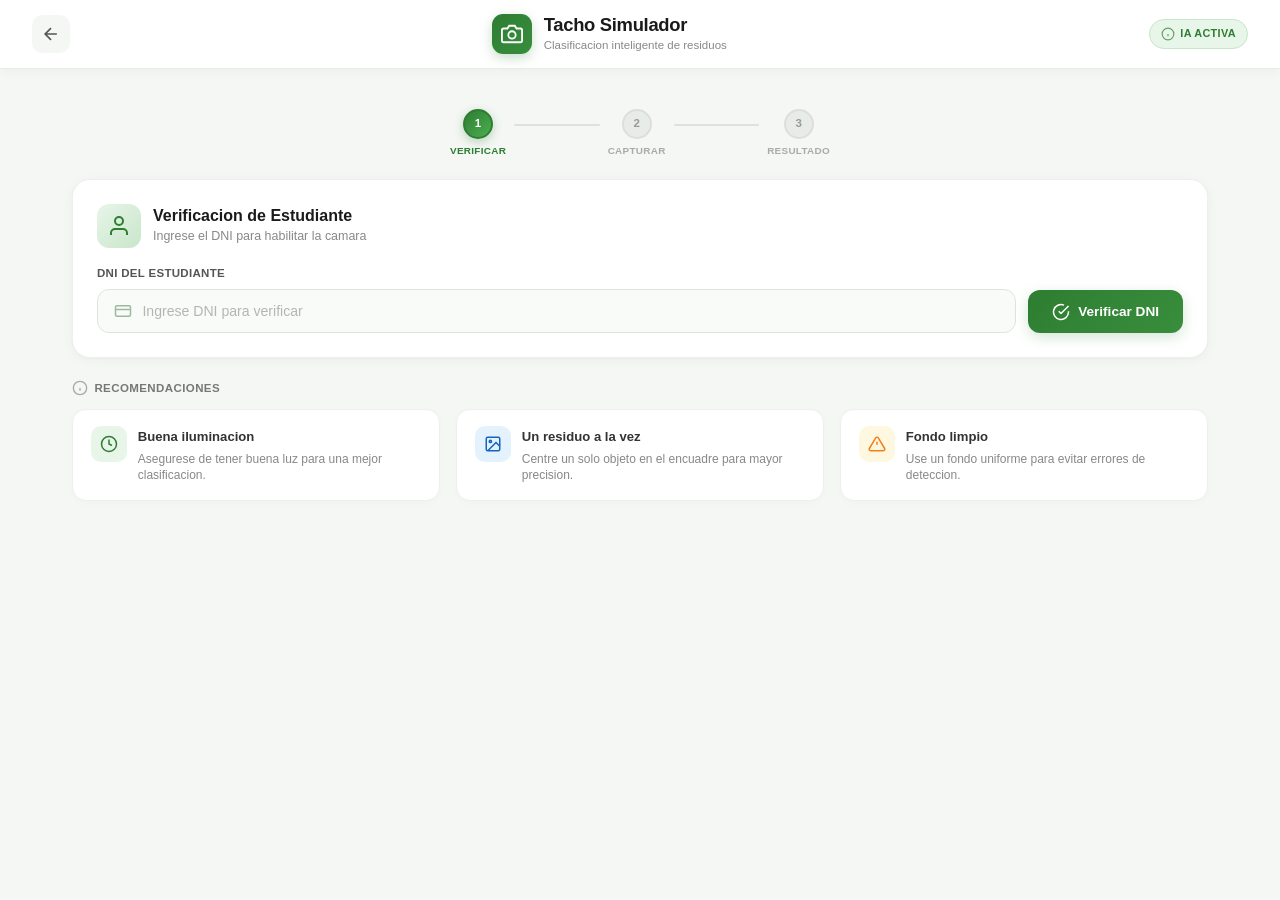
<file: frontend/v_tacho_simulador/tacho_simulador.html>
<!DOCTYPE html>
<html lang="es">
<head>
    <meta charset="UTF-8">
    <meta name="viewport" content="width=device-width, initial-scale=1.0">
    <title>Tacho Simulador - Eco-School High</title>
    <link rel="stylesheet" href="../assets/css/global.css">
    <link rel="stylesheet" href="../assets/css/simulador/tacho_simulador.css">
</head>
<body>
    <div class="simulator-page">
        <!-- Header -->
        <div class="simulator-header">
            <a href="../index.html" class="back-login-btn" title="Volver al Login">
                <svg width="20" height="20" viewBox="0 0 24 24" fill="none" stroke="currentColor" stroke-width="2"><path d="M19 12H5M12 19l-7-7 7-7"/></svg>
            </a>
            <div class="simulator-header-brand">
                <div class="simulator-header-icon">
                    <svg width="22" height="22" viewBox="0 0 24 24" fill="none" stroke="currentColor" stroke-width="2">
                        <path d="M23 19a2 2 0 0 1-2 2H3a2 2 0 0 1-2-2V8a2 2 0 0 1 2-2h4l2-3h6l2 3h4a2 2 0 0 1 2 2z"/>
                        <circle cx="12" cy="13" r="4"/>
                    </svg>
                </div>
                <div class="simulator-header-text">
                    <h1>Tacho Simulador</h1>
                    <p>Clasificacion inteligente de residuos</p>
                </div>
            </div>
            <div class="header-badge">
                <svg width="14" height="14" viewBox="0 0 24 24" fill="none" stroke="currentColor" stroke-width="2"><circle cx="12" cy="12" r="10"/><path d="M12 16v-4M12 8h.01"/></svg>
                <span>IA Activa</span>
            </div>
        </div>

        <!-- Main Content -->
        <div class="simulator-body">
            <!-- Alert -->
            <div class="simulator-alert-wrapper">
                <div id="sim-alert" class="alert" role="alert">
                    <span id="sim-alert-icon"></span>
                    <span id="sim-alert-message"></span>
                </div>
            </div>

            <!-- Progress Steps Indicator -->
            <div class="steps-progress">
                <div class="progress-step active" id="prog-step-1">
                    <div class="progress-step-circle">1</div>
                    <span>Verificar</span>
                </div>
                <div class="progress-line"></div>
                <div class="progress-step" id="prog-step-2">
                    <div class="progress-step-circle">2</div>
                    <span>Capturar</span>
                </div>
                <div class="progress-line"></div>
                <div class="progress-step" id="prog-step-3">
                    <div class="progress-step-circle">3</div>
                    <span>Resultado</span>
                </div>
            </div>

            <!-- Step 1: DNI Verification (full width top) -->
            <div id="step-dni" class="step-card dni-card">
                <div class="dni-card-inner">
                    <div class="card-icon-header">
                        <div class="card-icon">
                            <svg width="24" height="24" viewBox="0 0 24 24" fill="none" stroke="currentColor" stroke-width="2"><path d="M20 21v-2a4 4 0 0 0-4-4H8a4 4 0 0 0-4 4v2"/><circle cx="12" cy="7" r="4"/></svg>
                        </div>
                        <div>
                            <h3>Verificacion de Estudiante</h3>
                            <p>Ingrese el DNI para habilitar la camara</p>
                        </div>
                    </div>
                    <form id="form-dni" class="dni-form-row" onsubmit="return verificarDNI(event)">
                        <div class="form-group">
                            <label for="sim-dni">DNI del Estudiante</label>
                            <div class="input-with-icon">
                                <svg width="18" height="18" viewBox="0 0 24 24" fill="none" stroke="currentColor" stroke-width="2"><rect x="2" y="5" width="20" height="14" rx="2"/><path d="M2 10h20"/></svg>
                                <input type="text" id="sim-dni" class="form-input" placeholder="Ingrese DNI para verificar" required maxlength="10" autocomplete="off">
                            </div>
                        </div>
                        <button type="submit" class="btn btn-primary btn-verify">
                            <svg width="18" height="18" viewBox="0 0 24 24" fill="none" stroke="currentColor" stroke-width="2"><path d="M22 11.08V12a10 10 0 1 1-5.93-9.14"/><polyline points="22 4 12 14.01 9 11.01"/></svg>
                            <span>Verificar DNI</span>
                        </button>
                    </form>
                    <div id="dni-result" class="dni-verified" style="display: none;">
                        <div class="check-icon">
                            <svg width="18" height="18" viewBox="0 0 24 24" fill="none" stroke="currentColor" stroke-width="2.5"><polyline points="20 6 9 17 4 12"/></svg>
                        </div>
                        <div class="dni-verified-info">
                            <span id="student-name">--</span>
                            <span id="student-aula">--</span>
                        </div>
                    </div>
                </div>
            </div>

            <!-- Two-column workspace (visible after DNI verification) -->
            <div id="step-webcam" class="webcam-section">
                <div class="workspace-grid">
                    <!-- Left Column: Camera -->
                    <div class="workspace-col workspace-col-camera">
                        <div class="step-card">
                            <div class="card-icon-header">
                                <div class="card-icon card-icon-blue">
                                    <svg width="24" height="24" viewBox="0 0 24 24" fill="none" stroke="currentColor" stroke-width="2"><path d="M23 19a2 2 0 0 1-2 2H3a2 2 0 0 1-2-2V8a2 2 0 0 1 2-2h4l2-3h6l2 3h4a2 2 0 0 1 2 2z"/><circle cx="12" cy="13" r="4"/></svg>
                                </div>
                                <div>
                                    <h3>Camara en Vivo</h3>
                                    <p>Coloque el residuo y capture la imagen</p>
                                </div>
                            </div>
                            <div class="webcam-container">
                                <video id="webcam-video" autoplay playsinline></video>
                                <canvas id="webcam-canvas" style="display: none;"></canvas>
                                <div class="webcam-overlay">
                                    <button id="btn-capture" class="capture-btn" title="Capturar foto">
                                        <svg width="24" height="24" viewBox="0 0 24 24" fill="none" stroke="currentColor" stroke-width="2"><circle cx="12" cy="12" r="10"/><circle cx="12" cy="12" r="3"/></svg>
                                    </button>
                                    <button id="btn-retake" class="retake-btn" style="display: none;">
                                        <svg width="16" height="16" viewBox="0 0 24 24" fill="none" stroke="currentColor" stroke-width="2"><path d="M1 4v6h6M23 20v-6h-6"/><path d="M20.49 9A9 9 0 0 0 5.64 5.64L1 10m22 4l-4.64 4.36A9 9 0 0 1 3.51 15"/></svg>
                                        <span>Retomar</span>
                                    </button>
                                </div>
                            </div>
                            <div class="spinner" id="classify-spinner"></div>
                            <div class="send-action-wrapper">
                                <button id="btn-send" class="btn btn-primary btn-send" style="display: none;">
                                    <svg width="18" height="18" viewBox="0 0 24 24" fill="none" stroke="currentColor" stroke-width="2"><line x1="22" y1="2" x2="11" y2="13"/><polygon points="22 2 15 22 11 13 2 9 22 2"/></svg>
                                    <span>Enviar para Clasificar</span>
                                </button>
                            </div>
                        </div>
                    </div>

                    <!-- Right Column: Results Panel -->
                    <div class="workspace-col workspace-col-result">
                        <!-- Result waiting state -->
                        <div id="result-waiting" class="step-card result-waiting-card">
                            <div class="card-icon-header">
                                <div class="card-icon card-icon-gold">
                                    <svg width="24" height="24" viewBox="0 0 24 24" fill="none" stroke="currentColor" stroke-width="2"><circle cx="12" cy="8" r="7"/><polyline points="8.21 13.89 7 23 12 20 17 23 15.79 13.88"/></svg>
                                </div>
                                <div>
                                    <h3>Resultado de Clasificacion</h3>
                                    <p>Capture una imagen para obtener resultados</p>
                                </div>
                            </div>
                            <div class="waiting-placeholder">
                                <svg width="48" height="48" viewBox="0 0 24 24" fill="none" stroke="currentColor" stroke-width="1.5" opacity="0.3"><path d="M12 2v4M12 18v4M4.93 4.93l2.83 2.83M16.24 16.24l2.83 2.83M2 12h4M18 12h4M4.93 19.07l2.83-2.83M16.24 7.76l2.83-2.83"/></svg>
                                <p>Esperando captura de imagen...</p>
                            </div>
                        </div>

                        <!-- Result populated state -->
                        <div id="step-result" class="result-section">
                            <div class="step-card result-card">
                                <div class="card-icon-header">
                                    <div class="card-icon card-icon-gold">
                                        <svg width="24" height="24" viewBox="0 0 24 24" fill="none" stroke="currentColor" stroke-width="2"><circle cx="12" cy="8" r="7"/><polyline points="8.21 13.89 7 23 12 20 17 23 15.79 13.88"/></svg>
                                    </div>
                                    <div>
                                        <h3>Resultado de Clasificacion</h3>
                                        <p>El modelo ha procesado la imagen</p>
                                    </div>
                                </div>

                                <div class="result-content">
                                    <div class="result-category-card">
                                        <span class="result-label">Tipo de residuo</span>
                                        <div class="result-category" id="result-category">--</div>
                                    </div>

                                    <div class="result-confidence-card">
                                        <span class="result-label">Nivel de confianza</span>
                                        <div class="result-confidence" id="result-confidence">--</div>
                                        <div class="confidence-bar">
                                            <div class="confidence-bar-fill" id="confidence-bar-fill"></div>
                                        </div>
                                    </div>

                                    <div id="result-alert" class="result-points-card alert alert-success show">
                                        <span>Residuo registrado correctamente</span>
                                    </div>
                                </div>

                                <div class="result-actions">
                                    <button class="btn btn-primary btn-action" onclick="resetSimulator()">
                                        <svg width="18" height="18" viewBox="0 0 24 24" fill="none" stroke="currentColor" stroke-width="2"><path d="M1 4v6h6M23 20v-6h-6"/><path d="M20.49 9A9 9 0 0 0 5.64 5.64L1 10m22 4l-4.64 4.36A9 9 0 0 1 3.51 15"/></svg>
                                        <span>Clasificar otro</span>
                                    </button>
                                    <a href="../index.html" class="btn btn-secondary btn-action">
                                        <svg width="18" height="18" viewBox="0 0 24 24" fill="none" stroke="currentColor" stroke-width="2"><path d="M3 9l9-7 9 7v11a2 2 0 0 1-2 2H5a2 2 0 0 1-2-2z"/><polyline points="9 22 9 12 15 12 15 22"/></svg>
                                        <span>Volver al inicio</span>
                                    </a>
                                </div>
                            </div>
                        </div>
                    </div>
                </div>
            </div>

            <!-- Quick Stats Row (visible after result) -->
            <div id="quick-stats" class="quick-stats-section">
                <div class="section-label">
                    <svg width="16" height="16" viewBox="0 0 24 24" fill="none" stroke="currentColor" stroke-width="2"><path d="M18 20V10M12 20V4M6 20v-6"/></svg>
                    <span>Estadisticas Rapidas</span>
                </div>
                <div class="stats-grid">
                    <div class="stat-card">
                        <div class="stat-icon stat-icon-green">
                            <svg width="20" height="20" viewBox="0 0 24 24" fill="none" stroke="currentColor" stroke-width="2"><polyline points="22 12 18 12 15 21 9 3 6 12 2 12"/></svg>
                        </div>
                        <div class="stat-info">
                            <span class="stat-value" id="stat-clasificaciones">0</span>
                            <span class="stat-label">Clasificaciones</span>
                        </div>
                    </div>
                    <div class="stat-card">
                        <div class="stat-icon stat-icon-gold">
                            <svg width="20" height="20" viewBox="0 0 24 24" fill="none" stroke="currentColor" stroke-width="2"><polygon points="12 2 15.09 8.26 22 9.27 17 14.14 18.18 21.02 12 17.77 5.82 21.02 7 14.14 2 9.27 8.91 8.26 12 2"/></svg>
                        </div>
                        <div class="stat-info">
                            <span class="stat-value" id="stat-puntos">0</span>
                            <span class="stat-label">Puntos Totales</span>
                        </div>
                    </div>
                    <div class="stat-card">
                        <div class="stat-icon stat-icon-blue">
                            <svg width="20" height="20" viewBox="0 0 24 24" fill="none" stroke="currentColor" stroke-width="2"><path d="M21 16V8a2 2 0 0 0-1-1.73l-7-4a2 2 0 0 0-2 0l-7 4A2 2 0 0 0 3 8v8a2 2 0 0 0 1 1.73l7 4a2 2 0 0 0 2 0l7-4A2 2 0 0 0 21 16z"/></svg>
                        </div>
                        <div class="stat-info">
                            <span class="stat-value" id="stat-ultimo">--</span>
                            <span class="stat-label">Ultimo Residuo</span>
                        </div>
                    </div>
                    <div class="stat-card">
                        <div class="stat-icon stat-icon-purple">
                            <svg width="20" height="20" viewBox="0 0 24 24" fill="none" stroke="currentColor" stroke-width="2"><path d="M12 20h9M16.5 3.5a2.121 2.121 0 0 1 3 3L7 19l-4 1 1-4L16.5 3.5z"/></svg>
                        </div>
                        <div class="stat-info">
                            <span class="stat-value" id="stat-precision">--%</span>
                            <span class="stat-label">Precision Promedio</span>
                        </div>
                    </div>
                </div>
            </div>

            <!-- Tips Section -->
            <div class="tips-section">
                <div class="section-label">
                    <svg width="16" height="16" viewBox="0 0 24 24" fill="none" stroke="currentColor" stroke-width="2"><circle cx="12" cy="12" r="10"/><path d="M12 16v-4M12 8h.01"/></svg>
                    <span>Recomendaciones</span>
                </div>
                <div class="tips-grid">
                    <div class="tip-card">
                        <div class="tip-icon tip-icon-green">
                            <svg width="18" height="18" viewBox="0 0 24 24" fill="none" stroke="currentColor" stroke-width="2"><circle cx="12" cy="12" r="10"/><polyline points="12 6 12 12 16 14"/></svg>
                        </div>
                        <div class="tip-text">
                            <strong>Buena iluminacion</strong>
                            <p>Asegurese de tener buena luz para una mejor clasificacion.</p>
                        </div>
                    </div>
                    <div class="tip-card">
                        <div class="tip-icon tip-icon-blue">
                            <svg width="18" height="18" viewBox="0 0 24 24" fill="none" stroke="currentColor" stroke-width="2"><rect x="3" y="3" width="18" height="18" rx="2" ry="2"/><circle cx="8.5" cy="8.5" r="1.5"/><polyline points="21 15 16 10 5 21"/></svg>
                        </div>
                        <div class="tip-text">
                            <strong>Un residuo a la vez</strong>
                            <p>Centre un solo objeto en el encuadre para mayor precision.</p>
                        </div>
                    </div>
                    <div class="tip-card">
                        <div class="tip-icon tip-icon-amber">
                            <svg width="18" height="18" viewBox="0 0 24 24" fill="none" stroke="currentColor" stroke-width="2"><path d="M10.29 3.86L1.82 18a2 2 0 0 0 1.71 3h16.94a2 2 0 0 0 1.71-3L13.71 3.86a2 2 0 0 0-3.42 0z"/><line x1="12" y1="9" x2="12" y2="13"/><line x1="12" y1="17" x2="12.01" y2="17"/></svg>
                        </div>
                        <div class="tip-text">
                            <strong>Fondo limpio</strong>
                            <p>Use un fondo uniforme para evitar errores de deteccion.</p>
                        </div>
                    </div>
                </div>
            </div>
        </div>
    </div>

    <script src="../assets/js/config.js"></script>
    <script src="../assets/js/simulador/app_simulador.js"></script>
</body>
</html>
</file>
<file: frontend/assets/css/global.css>
/* ===== ECO-PALETTE & CSS VARIABLES ===== */
:root {
    --eco-primary: #2e7d32;
    --eco-primary-light: #4caf50;
    --eco-primary-dark: #1b5e20;
    --eco-secondary: #1a3a2a;
    --eco-accent: #81c784;
    --eco-gold: #f9a825;
    --eco-bg: #eef7ee;
    --eco-bg-gradient: linear-gradient(135deg, #e8f5e9 0%, #f1f8e9 50%, #e0f2f1 100%);
    --eco-card-bg: rgba(255, 255, 255, 0.75);
    --eco-card-border: rgba(255, 255, 255, 0.5);
    --eco-shadow: 0 8px 32px rgba(31, 38, 135, 0.08);
    --eco-shadow-hover: 0 12px 40px rgba(31, 38, 135, 0.12);
    --eco-text: #2c3e2c;
    --eco-text-light: #5a7a5a;
    --eco-text-muted: #8a9f8a;
    --eco-danger: #d32f2f;
    --eco-danger-light: #ffebee;
    --eco-success: #2e7d32;
    --eco-success-light: #e8f5e9;
    --eco-info: #1565c0;
    --eco-radius: 16px;
    --eco-radius-sm: 8px;
    --eco-radius-lg: 24px;
    --eco-transition: all 0.3s cubic-bezier(0.4, 0, 0.2, 1);
    --font-primary: 'Segoe UI', 'Inter', -apple-system, BlinkMacSystemFont, sans-serif;
    --font-display: 'Segoe UI', 'Inter', sans-serif;
}

/* ===== RESET & BASE ===== */
*,
*::before,
*::after {
    margin: 0;
    padding: 0;
    box-sizing: border-box;
}

html {
    font-size: 16px;
    scroll-behavior: smooth;
}

body {
    font-family: var(--font-primary);
    background: var(--eco-bg-gradient);
    color: var(--eco-text);
    min-height: 100vh;
    line-height: 1.6;
    -webkit-font-smoothing: antialiased;
}

/* ===== TYPOGRAPHY ===== */
h1, h2, h3, h4, h5, h6 {
    font-family: var(--font-display);
    font-weight: 700;
    color: var(--eco-text);
    line-height: 1.2;
}

h1 { font-size: 2.5rem; }
h2 { font-size: 2rem; }
h3 { font-size: 1.5rem; }
h4 { font-size: 1.25rem; }

p {
    color: var(--eco-text-light);
    margin-bottom: 0.75rem;
}

a {
    color: var(--eco-primary);
    text-decoration: none;
    transition: var(--eco-transition);
}

a:hover {
    color: var(--eco-primary-dark);
}

/* ===== GLASSMORPHISM CORE CLASSES ===== */
.glass-card {
    background: var(--eco-card-bg);
    backdrop-filter: blur(16px);
    -webkit-backdrop-filter: blur(16px);
    border: 1px solid var(--eco-card-border);
    border-radius: var(--eco-radius);
    box-shadow: var(--eco-shadow);
    transition: var(--eco-transition);
}

.glass-card:hover {
    box-shadow: var(--eco-shadow-hover);
    transform: translateY(-2px);
}

.glass-card-static {
    background: var(--eco-card-bg);
    backdrop-filter: blur(16px);
    -webkit-backdrop-filter: blur(16px);
    border: 1px solid var(--eco-card-border);
    border-radius: var(--eco-radius);
    box-shadow: var(--eco-shadow);
}

.glass-dark {
    background: rgba(26, 58, 42, 0.85);
    backdrop-filter: blur(16px);
    -webkit-backdrop-filter: blur(16px);
    border: 1px solid rgba(255, 255, 255, 0.1);
    border-radius: var(--eco-radius);
    color: #ffffff;
}

/* ===== LAYOUT UTILITIES ===== */
.container {
    width: 100%;
    max-width: 1200px;
    margin: 0 auto;
    padding: 0 1.5rem;
}

.flex-center {
    display: flex;
    align-items: center;
    justify-content: center;
}

.flex-between {
    display: flex;
    align-items: center;
    justify-content: space-between;
}

.grid-auto {
    display: grid;
    grid-template-columns: repeat(auto-fit, minmax(280px, 1fr));
    gap: 1.5rem;
}

/* ===== HEADER / NAVBAR ===== */
.eco-header {
    display: flex;
    align-items: center;
    justify-content: space-between;
    padding: 1rem 2rem;
    background: rgba(26, 58, 42, 0.9);
    backdrop-filter: blur(12px);
    color: #fff;
    position: sticky;
    top: 0;
    z-index: 1000;
}

.eco-header .logo {
    display: flex;
    align-items: center;
    gap: 0.75rem;
    font-size: 1.25rem;
    font-weight: 700;
}

.eco-header .logo img {
    width: 40px;
    height: 40px;
}

/* ===== BUTTONS ===== */
.btn {
    display: inline-flex;
    align-items: center;
    justify-content: center;
    gap: 0.5rem;
    padding: 0.75rem 1.5rem;
    font-size: 0.95rem;
    font-weight: 600;
    border: none;
    border-radius: var(--eco-radius-sm);
    cursor: pointer;
    transition: var(--eco-transition);
    text-decoration: none;
}

.btn-primary {
    background: var(--eco-primary);
    color: #fff;
}

.btn-primary:hover {
    background: var(--eco-primary-dark);
    transform: translateY(-1px);
    box-shadow: 0 4px 12px rgba(46, 125, 50, 0.3);
}

.btn-secondary {
    background: transparent;
    color: var(--eco-primary);
    border: 2px solid var(--eco-primary);
}

.btn-secondary:hover {
    background: var(--eco-primary);
    color: #fff;
}

.btn-danger {
    background: var(--eco-danger);
    color: #fff;
}

.btn-danger:hover {
    background: #b71c1c;
}

.btn-block {
    width: 100%;
}

/* ===== FORM ELEMENTS ===== */
.form-group {
    margin-bottom: 1.25rem;
}

.form-group label {
    display: block;
    font-size: 0.875rem;
    font-weight: 600;
    color: var(--eco-text);
    margin-bottom: 0.4rem;
}

.form-input {
    width: 100%;
    padding: 0.75rem 1rem;
    font-size: 0.95rem;
    font-family: var(--font-primary);
    border: 1.5px solid #d0e8d0;
    border-radius: var(--eco-radius-sm);
    background: rgba(255, 255, 255, 0.9);
    color: var(--eco-text);
    transition: var(--eco-transition);
    outline: none;
}

.form-input:focus {
    border-color: var(--eco-primary);
    box-shadow: 0 0 0 3px rgba(46, 125, 50, 0.1);
}

.form-input::placeholder {
    color: var(--eco-text-muted);
}

/* ===== TABS (Custom CSS) ===== */
.tabs {
    display: flex;
    border-radius: var(--eco-radius-sm);
    background: rgba(46, 125, 50, 0.08);
    padding: 4px;
    margin-bottom: 1.5rem;
}

.tab-btn {
    flex: 1;
    padding: 0.6rem 1rem;
    font-size: 0.9rem;
    font-weight: 600;
    text-align: center;
    border: none;
    border-radius: 6px;
    background: transparent;
    color: var(--eco-text-light);
    cursor: pointer;
    transition: var(--eco-transition);
}

.tab-btn.active {
    background: var(--eco-primary);
    color: #fff;
    box-shadow: 0 2px 8px rgba(46, 125, 50, 0.3);
}

.tab-btn:hover:not(.active) {
    background: rgba(46, 125, 50, 0.12);
    color: var(--eco-primary);
}

.tab-content {
    display: none;
}

.tab-content.active {
    display: block;
    animation: fadeIn 0.3s ease;
}

/* ===== ALERTS ===== */
.alert {
    padding: 1rem 1.25rem;
    border-radius: var(--eco-radius-sm);
    font-size: 0.9rem;
    font-weight: 500;
    margin-bottom: 1rem;
    display: none;
    align-items: center;
    gap: 0.5rem;
    animation: slideDown 0.3s ease;
}

.alert.show {
    display: flex;
}

.alert-success {
    background: var(--eco-success-light);
    color: var(--eco-success);
    border: 1px solid rgba(46, 125, 50, 0.2);
}

.alert-error {
    background: var(--eco-danger-light);
    color: var(--eco-danger);
    border: 1px solid rgba(211, 47, 47, 0.2);
}

.alert-info {
    background: #e3f2fd;
    color: var(--eco-info);
    border: 1px solid rgba(21, 101, 192, 0.2);
}

/* ===== BADGE ===== */
.badge {
    display: inline-flex;
    align-items: center;
    padding: 0.25rem 0.75rem;
    font-size: 0.75rem;
    font-weight: 700;
    border-radius: 20px;
    text-transform: uppercase;
    letter-spacing: 0.5px;
}

.badge-eco {
    background: var(--eco-success-light);
    color: var(--eco-primary);
}

.badge-gold {
    background: #fff8e1;
    color: var(--eco-gold);
}

/* ===== WEBCAM CONTAINER ===== */
.webcam-container {
    position: relative;
    width: 100%;
    max-width: 480px;
    aspect-ratio: 4/3;
    border-radius: var(--eco-radius);
    overflow: hidden;
    background: #1a1a2e;
    border: 2px solid var(--eco-card-border);
    box-shadow: var(--eco-shadow);
    margin: 0 auto;
}

.webcam-container video,
.webcam-container canvas {
    width: 100%;
    height: 100%;
    object-fit: cover;
    display: block;
}

.webcam-overlay {
    position: absolute;
    bottom: 1rem;
    left: 50%;
    transform: translateX(-50%);
    display: flex;
    gap: 0.75rem;
}

/* ===== ANIMATIONS ===== */
@keyframes fadeIn {
    from { opacity: 0; transform: translateY(8px); }
    to { opacity: 1; transform: translateY(0); }
}

@keyframes slideDown {
    from { opacity: 0; transform: translateY(-10px); }
    to { opacity: 1; transform: translateY(0); }
}

@keyframes pulse {
    0%, 100% { transform: scale(1); }
    50% { transform: scale(1.05); }
}

/* ===== RESPONSIVE ===== */
@media (max-width: 768px) {
    html { font-size: 14px; }

    .container { padding: 0 1rem; }

    .eco-header { padding: 0.75rem 1rem; }

    h1 { font-size: 2rem; }
    h2 { font-size: 1.5rem; }

    .grid-auto {
        grid-template-columns: 1fr;
    }
}

@media (max-width: 480px) {
    .tabs {
        flex-direction: column;
    }

    .tab-btn {
        border-radius: 6px;
    }
}
</file>
<file: frontend/assets/css/login.css>
/* ===== LOGIN PAGE - Premium Split Layout ===== */
.login-page {
    min-height: 100vh;
    display: flex;
    overflow: hidden;
    background: #f8faf8;
}

/* ══════════════════════════════════════════════
   LEFT PANEL - Illustrative / Branding
   ══════════════════════════════════════════════ */
.login-left {
    flex: 1;
    background: linear-gradient(165deg, #0a2e16 0%, #143d22 30%, #1a4a2a 60%, #0d3318 100%);
    display: flex;
    flex-direction: column;
    align-items: center;
    justify-content: center;
    position: relative;
    overflow: hidden;
    padding: 3rem 2rem;
}

/* Ambient glow effects */
.login-left::before {
    content: '';
    position: absolute;
    width: 500px;
    height: 500px;
    border-radius: 50%;
    background: radial-gradient(circle, rgba(76, 175, 80, 0.2) 0%, transparent 70%);
    top: 50%;
    left: 50%;
    transform: translate(-50%, -50%);
    animation: breathe 6s ease-in-out infinite;
}

.login-left::after {
    content: '';
    position: absolute;
    width: 300px;
    height: 300px;
    border-radius: 50%;
    background: radial-gradient(circle, rgba(129, 199, 132, 0.15) 0%, transparent 70%);
    bottom: 10%;
    right: -5%;
    animation: breathe 8s ease-in-out infinite reverse;
}

@keyframes breathe {
    0%, 100% { transform: translate(-50%, -50%) scale(1); opacity: 0.6; }
    50% { transform: translate(-50%, -50%) scale(1.15); opacity: 1; }
}

/* Floating Particles */
.particles {
    position: absolute;
    inset: 0;
    pointer-events: none;
    overflow: hidden;
}

.particles span {
    position: absolute;
    display: block;
    width: 6px;
    height: 6px;
    background: rgba(129, 199, 132, 0.4);
    border-radius: 50%;
    animation: float-up linear infinite;
}

.particles span:nth-child(1) { left: 10%; width: 4px; height: 4px; animation-duration: 12s; animation-delay: 0s; }
.particles span:nth-child(2) { left: 20%; width: 8px; height: 8px; animation-duration: 10s; animation-delay: 2s; }
.particles span:nth-child(3) { left: 35%; width: 5px; height: 5px; animation-duration: 14s; animation-delay: 4s; }
.particles span:nth-child(4) { left: 50%; width: 6px; height: 6px; animation-duration: 11s; animation-delay: 1s; }
.particles span:nth-child(5) { left: 65%; width: 4px; height: 4px; animation-duration: 13s; animation-delay: 3s; }
.particles span:nth-child(6) { left: 75%; width: 7px; height: 7px; animation-duration: 9s; animation-delay: 5s; }
.particles span:nth-child(7) { left: 85%; width: 5px; height: 5px; animation-duration: 15s; animation-delay: 0.5s; }
.particles span:nth-child(8) { left: 40%; width: 3px; height: 3px; animation-duration: 16s; animation-delay: 6s; }
.particles span:nth-child(9) { left: 55%; width: 6px; height: 6px; animation-duration: 10s; animation-delay: 7s; }
.particles span:nth-child(10) { left: 90%; width: 4px; height: 4px; animation-duration: 12s; animation-delay: 2.5s; }

@keyframes float-up {
    0% { transform: translateY(100vh) rotate(0deg); opacity: 0; }
    10% { opacity: 1; }
    90% { opacity: 1; }
    100% { transform: translateY(-100px) rotate(720deg); opacity: 0; }
}

/* Recycle Illustration */
.login-illustration {
    position: relative;
    z-index: 2;
    width: 160px;
    height: 160px;
    margin-bottom: 2rem;
    display: flex;
    align-items: center;
    justify-content: center;
}

.login-illustration::before {
    content: '';
    position: absolute;
    inset: -20px;
    border-radius: 50%;
    border: 2px solid rgba(76, 175, 80, 0.2);
    animation: spin-slow 20s linear infinite;
}

.login-illustration::after {
    content: '';
    position: absolute;
    inset: -40px;
    border-radius: 50%;
    border: 1px dashed rgba(76, 175, 80, 0.12);
    animation: spin-slow 30s linear infinite reverse;
}

@keyframes spin-slow {
    from { transform: rotate(0deg); }
    to { transform: rotate(360deg); }
}

.recycle-icon {
    width: 120px;
    height: 120px;
    filter: drop-shadow(0 0 20px rgba(76, 175, 80, 0.5));
}

/* Brand Text */
.login-brand {
    text-align: center;
    color: #fff;
    z-index: 2;
    position: relative;
}

.login-brand h1 {
    font-size: 3.2rem;
    font-weight: 900;
    letter-spacing: 4px;
    margin: 0 0 0.5rem;
    background: linear-gradient(135deg, #fff 0%, #81c784 100%);
    -webkit-background-clip: text;
    -webkit-text-fill-color: transparent;
    background-clip: text;
    text-shadow: none;
    animation: fadeInUp 0.8s ease-out;
}

.login-brand p {
    font-size: 1.2rem;
    font-weight: 400;
    opacity: 0.9;
    margin: 0 0 0.75rem;
    letter-spacing: 0.5px;
    animation: fadeInUp 0.8s ease-out 0.2s both;
}

.brand-tagline {
    display: block;
    font-size: 0.8rem;
    font-weight: 300;
    opacity: 0.6;
    letter-spacing: 0.3px;
    animation: fadeInUp 0.8s ease-out 0.4s both;
}

/* ══════════════════════════════════════════════
   RIGHT PANEL - Form
   ══════════════════════════════════════════════ */
.login-right {
    width: 520px;
    min-width: 400px;
    display: flex;
    align-items: center;
    justify-content: center;
    padding: 3rem 2.5rem;
    background: #ffffff;
    position: relative;
    box-shadow: -8px 0 40px rgba(0, 0, 0, 0.04);
}

.login-card {
    width: 100%;
    max-width: 400px;
    animation: fadeInUp 0.6s ease-out;
}

.card-header {
    margin-bottom: 2rem;
}

.login-title {
    font-size: 1.75rem;
    font-weight: 800;
    color: #1a1a1a;
    margin: 0 0 0.4rem;
    letter-spacing: -0.5px;
}

.login-subtitle {
    color: #777;
    font-size: 0.92rem;
    margin: 0;
    font-weight: 400;
}

/* ── Tabs ── */
.login-tabs {
    display: flex;
    gap: 0.5rem;
    margin-bottom: 1.75rem;
    background: #f5f7f5;
    padding: 5px;
    border-radius: 14px;
}

.login-tabs .tab-btn {
    flex: 1;
    display: inline-flex;
    align-items: center;
    justify-content: center;
    gap: 0.4rem;
    padding: 0.65rem 0.75rem;
    font-size: 0.8rem;
    font-weight: 600;
    text-align: center;
    border: none;
    border-radius: 10px;
    background: transparent;
    color: #888;
    cursor: pointer;
    transition: all 0.25s cubic-bezier(0.4, 0, 0.2, 1);
}

.login-tabs .tab-btn svg {
    flex-shrink: 0;
}

.login-tabs .tab-btn.active {
    background: #ffffff;
    color: #2e7d32;
    box-shadow: 0 2px 12px rgba(46, 125, 50, 0.12), 0 1px 3px rgba(0,0,0,0.06);
}

.login-tabs .tab-btn:hover:not(.active) {
    background: rgba(46, 125, 50, 0.06);
    color: #555;
}

/* ── Form Inputs ── */
.input-icon-wrapper {
    display: flex;
    align-items: center;
    gap: 0.75rem;
    padding: 0.85rem 1rem;
    border: 1.5px solid #e8ece8;
    border-radius: 14px;
    transition: all 0.25s cubic-bezier(0.4, 0, 0.2, 1);
    background: #f9fbf9;
}

.input-icon-wrapper:focus-within {
    border-color: #4caf50;
    box-shadow: 0 0 0 4px rgba(76, 175, 80, 0.08);
    background: #ffffff;
}

.input-icon {
    display: flex;
    align-items: center;
    justify-content: center;
    flex-shrink: 0;
    color: #9eb89e;
    transition: color 0.25s;
}

.input-icon-wrapper:focus-within .input-icon {
    color: #2e7d32;
}

.input-content {
    flex: 1;
    display: flex;
    flex-direction: column;
}

.input-content label {
    font-size: 0.68rem;
    font-weight: 700;
    color: #555;
    margin-bottom: 2px;
    text-transform: uppercase;
    letter-spacing: 0.5px;
}

.input-content .form-input {
    border: none;
    padding: 0;
    font-size: 0.9rem;
    background: transparent;
    color: #1a1a1a;
    outline: none;
    box-shadow: none;
    font-weight: 500;
}

.input-content .form-input::placeholder {
    color: #b0b8b0;
    font-size: 0.82rem;
    font-weight: 400;
}

.toggle-password {
    background: none;
    border: none;
    cursor: pointer;
    padding: 4px;
    flex-shrink: 0;
    color: #9eb89e;
    transition: color 0.2s;
    display: flex;
    align-items: center;
    border-radius: 6px;
}

.toggle-password:hover {
    color: #2e7d32;
}

/* ── Login Button ── */
.btn-login {
    width: 100%;
    padding: 0.95rem 1.5rem;
    font-size: 0.95rem;
    font-weight: 700;
    border-radius: 14px;
    background: linear-gradient(135deg, #2e7d32 0%, #388e3c 100%);
    color: #fff;
    border: none;
    cursor: pointer;
    margin-top: 0.75rem;
    display: inline-flex;
    align-items: center;
    justify-content: center;
    gap: 0.5rem;
    transition: all 0.3s cubic-bezier(0.4, 0, 0.2, 1);
    box-shadow: 0 4px 16px rgba(46, 125, 50, 0.25);
    position: relative;
    overflow: hidden;
}

.btn-login::before {
    content: '';
    position: absolute;
    inset: 0;
    background: linear-gradient(135deg, transparent 0%, rgba(255,255,255,0.1) 100%);
    opacity: 0;
    transition: opacity 0.3s;
}

.btn-login:hover {
    background: linear-gradient(135deg, #1b5e20 0%, #2e7d32 100%);
    transform: translateY(-2px);
    box-shadow: 0 8px 24px rgba(46, 125, 50, 0.35);
}

.btn-login:hover::before {
    opacity: 1;
}

.btn-login:active {
    transform: translateY(0);
    box-shadow: 0 2px 8px rgba(46, 125, 50, 0.3);
}

.btn-login svg {
    transition: transform 0.3s;
}

.btn-login:hover svg {
    transform: translateX(3px);
}

/* ── Form Groups ── */
.login-card .form-group {
    margin-bottom: 1.1rem;
}

/* ── Quick Access ── */
.login-quick-access {
    margin-top: 1.25rem;
    text-align: center;
}

.quick-access-btn {
    display: inline-flex;
    align-items: center;
    justify-content: center;
    gap: 0.5rem;
    padding: 0.7rem 1.25rem;
    font-size: 0.85rem;
    font-weight: 600;
    color: #2e7d32;
    background: rgba(46, 125, 50, 0.06);
    border: 1.5px dashed rgba(46, 125, 50, 0.3);
    border-radius: 12px;
    text-decoration: none;
    transition: all 0.25s cubic-bezier(0.4, 0, 0.2, 1);
    width: 100%;
}

.quick-access-btn:hover {
    background: rgba(46, 125, 50, 0.1);
    border-color: #2e7d32;
    transform: translateY(-1px);
    box-shadow: 0 4px 12px rgba(46, 125, 50, 0.1);
}

.quick-access-btn svg {
    flex-shrink: 0;
    opacity: 0.7;
}

/* ── Footer ── */
.login-footer {
    text-align: center;
    margin-top: 1.5rem;
    padding-top: 1.5rem;
    border-top: 1px solid #f0f2f0;
}

.login-footer p {
    font-size: 0.85rem;
    color: #999;
    margin: 0 0 0.35rem;
    font-weight: 400;
}

.login-footer a {
    font-size: 0.85rem;
    font-weight: 700;
    color: #2e7d32;
    text-decoration: none;
    transition: color 0.2s;
}

.login-footer a:hover {
    color: #1b5e20;
    text-decoration: underline;
}

/* ── Alert override ── */
.login-card .alert {
    margin-bottom: 1.25rem;
    border-radius: 12px;
}

/* ══════════════════════════════════════════════
   ANIMATIONS
   ══════════════════════════════════════════════ */
@keyframes fadeInUp {
    from {
        opacity: 0;
        transform: translateY(20px);
    }
    to {
        opacity: 1;
        transform: translateY(0);
    }
}

/* ══════════════════════════════════════════════
   RESPONSIVE
   ══════════════════════════════════════════════ */
@media (max-width: 1024px) {
    .login-right {
        width: 460px;
        min-width: 360px;
        padding: 2.5rem 2rem;
    }

    .login-brand h1 {
        font-size: 2.8rem;
    }
}

@media (max-width: 900px) {
    .login-page {
        flex-direction: column;
    }

    .login-left {
        min-height: 260px;
        flex: none;
        padding: 2rem 1.5rem;
        flex-direction: row;
        gap: 1.5rem;
    }

    .login-illustration {
        width: 100px;
        height: 100px;
        margin-bottom: 0;
    }

    .recycle-icon {
        width: 80px;
        height: 80px;
    }

    .login-illustration::before,
    .login-illustration::after {
        display: none;
    }

    .login-brand h1 {
        font-size: 2rem;
    }

    .login-brand p {
        font-size: 1rem;
    }

    .brand-tagline {
        display: none;
    }

    .login-right {
        width: 100%;
        min-width: unset;
        flex: 1;
        padding: 2rem 1.5rem;
    }

    .login-card {
        max-width: 420px;
    }
}

@media (max-width: 480px) {
    .login-left {
        min-height: 180px;
        padding: 1.5rem 1rem;
    }

    .login-illustration {
        width: 70px;
        height: 70px;
    }

    .recycle-icon {
        width: 55px;
        height: 55px;
    }

    .login-brand h1 {
        font-size: 1.6rem;
        letter-spacing: 2px;
    }

    .login-brand p {
        font-size: 0.85rem;
    }

    .login-right {
        padding: 1.5rem 1rem;
    }

    .login-card {
        max-width: 100%;
    }

    .login-title {
        font-size: 1.4rem;
    }

    .login-tabs .tab-btn {
        font-size: 0.72rem;
        padding: 0.55rem 0.5rem;
    }

    .btn-login {
        padding: 0.85rem 1rem;
    }
}
</file>
<file: frontend/assets/css/administrador/auditoria_docente.css>
.admin-layout {
    display: grid;
    grid-template-columns: 240px 1fr;
    min-height: 100vh;
}

.sidebar {
    background: linear-gradient(180deg, #1b5e20 0%, #2e7d32 100%);
    padding: 1.5rem 1rem;
    display: flex;
    flex-direction: column;
    gap: 0.5rem;
}

.sidebar-logo {
    display: flex;
    align-items: center;
    gap: 0.5rem;
    padding: 0.5rem;
    margin-bottom: 1.5rem;
}

.sidebar-logo svg {
    width: 28px;
    height: 28px;
    fill: #fff;
}

.sidebar-logo span {
    color: #fff;
    font-weight: 700;
    font-size: 0.9rem;
}

.sidebar-link {
    display: flex;
    align-items: center;
    gap: 0.6rem;
    padding: 0.65rem 0.75rem;
    color: rgba(255, 255, 255, 0.75);
    text-decoration: none;
    border-radius: 8px;
    font-size: 0.85rem;
    font-weight: 500;
    transition: all 0.2s;
}

.sidebar-link:hover, .sidebar-link.active {
    background: rgba(255, 255, 255, 0.15);
    color: #fff;
}

.sidebar-icon {
    font-size: 1.1rem;
}

.admin-main {
    padding: 2rem;
    overflow-y: auto;
}

.page-header {
    display: flex;
    justify-content: space-between;
    align-items: center;
    margin-bottom: 1.5rem;
    flex-wrap: wrap;
    gap: 1rem;
}

.page-header h2 {
    margin: 0;
    color: var(--eco-primary-dark);
}

.audit-card {
    padding: 1.5rem;
}

.audit-stats {
    display: grid;
    grid-template-columns: repeat(auto-fit, minmax(180px, 1fr));
    gap: 1rem;
    margin-bottom: 1.5rem;
}

.audit-stat {
    background: rgba(255, 255, 255, 0.7);
    backdrop-filter: blur(6px);
    border: 1px solid rgba(46, 125, 50, 0.1);
    border-radius: 10px;
    padding: 1rem;
    text-align: center;
}

.audit-stat .stat-value {
    font-size: 1.5rem;
    font-weight: 800;
    color: var(--eco-primary);
}

.audit-stat .stat-label {
    font-size: 0.75rem;
    color: var(--eco-text-muted);
    margin-top: 0.25rem;
}

.table-wrapper {
    overflow-x: auto;
}

.audit-table {
    width: 100%;
    border-collapse: collapse;
    font-size: 0.85rem;
}

.audit-table thead {
    background: var(--eco-primary);
    color: #fff;
}

.audit-table th {
    padding: 0.75rem 0.6rem;
    text-align: left;
    font-weight: 600;
    white-space: nowrap;
}

.audit-table td {
    padding: 0.65rem 0.6rem;
    border-bottom: 1px solid rgba(0, 0, 0, 0.05);
}

.audit-table tbody tr:hover {
    background: rgba(46, 125, 50, 0.04);
}

.action-badge {
    display: inline-block;
    padding: 0.2rem 0.5rem;
    border-radius: 4px;
    font-size: 0.75rem;
    font-weight: 600;
}

.action-badge.login { background: #e3f2fd; color: #1565c0; }
.action-badge.dashboard { background: #e8f5e9; color: #2e7d32; }
.action-badge.export { background: #fff3e0; color: #e65100; }
.action-badge.edit { background: #fce4ec; color: #c62828; }

.empty-state {
    text-align: center;
    padding: 3rem 1rem;
    color: var(--eco-text-muted);
}

.empty-state p {
    font-size: 0.9rem;
    margin-top: 0.5rem;
}

@media (max-width: 768px) {
    .admin-layout {
        grid-template-columns: 1fr;
    }
    .sidebar {
        flex-direction: row;
        overflow-x: auto;
        padding: 0.75rem;
        gap: 0.25rem;
    }
    .sidebar-logo { display: none; }
    .sidebar-link { white-space: nowrap; font-size: 0.75rem; padding: 0.5rem; }
}
</file>
<file: frontend/assets/css/administrador/gestion_alumnos.css>
.admin-layout {
    display: grid;
    grid-template-columns: 220px 1fr;
    min-height: 100vh;
}

.sidebar {
    background: rgba(26, 58, 42, 0.92);
    backdrop-filter: blur(12px);
    padding: 2rem 1rem;
    display: flex;
    flex-direction: column;
    gap: 0.5rem;
}

.sidebar-logo {
    display: flex;
    align-items: center;
    gap: 0.5rem;
    color: #fff;
    font-weight: 700;
    font-size: 1rem;
    margin-bottom: 2rem;
    padding: 0 0.5rem;
}

.sidebar-logo svg { width: 28px; height: 28px; fill: #fff; }

.sidebar-link {
    display: flex;
    align-items: center;
    gap: 0.75rem;
    padding: 0.75rem 1rem;
    color: rgba(255, 255, 255, 0.7);
    font-size: 0.85rem;
    font-weight: 600;
    border-radius: var(--eco-radius-sm);
    transition: var(--eco-transition);
    text-decoration: none;
}

.sidebar-link:hover, .sidebar-link.active {
    background: rgba(255, 255, 255, 0.1);
    color: #fff;
}

.sidebar-link.active {
    background: rgba(76, 175, 80, 0.2);
    color: #81c784;
}

.sidebar-icon { font-size: 1.1rem; }

.admin-main {
    padding: 2rem;
    overflow-y: auto;
}

.page-header {
    display: flex;
    align-items: center;
    justify-content: space-between;
    margin-bottom: 1.5rem;
}

.page-header h2 { font-size: 1.5rem; }

.crud-card {
    padding: 1.5rem;
}

.table-toolbar {
    display: flex;
    align-items: center;
    justify-content: space-between;
    margin-bottom: 1rem;
    gap: 1rem;
    flex-wrap: wrap;
}

.search-input {
    padding: 0.5rem 1rem;
    border: 1.5px solid #d0e8d0;
    border-radius: var(--eco-radius-sm);
    font-size: 0.85rem;
    width: 260px;
    max-width: 100%;
    outline: none;
    transition: var(--eco-transition);
}

.search-input:focus {
    border-color: var(--eco-primary);
    box-shadow: 0 0 0 3px rgba(46, 125, 50, 0.1);
}

.crud-table {
    width: 100%;
    border-collapse: collapse;
}

.crud-table th {
    font-size: 0.7rem;
    font-weight: 700;
    color: var(--eco-text-muted);
    text-transform: uppercase;
    letter-spacing: 0.5px;
    padding: 0.7rem 0.75rem;
    text-align: left;
    border-bottom: 2px solid #e0e8e0;
}

.crud-table td {
    font-size: 0.85rem;
    padding: 0.7rem 0.75rem;
    border-bottom: 1px solid #f0f4f0;
    color: var(--eco-text);
}

.crud-table tr:hover {
    background: rgba(46, 125, 50, 0.02);
}

.table-actions {
    display: flex;
    gap: 0.4rem;
}

.action-btn {
    padding: 0.3rem 0.6rem;
    font-size: 0.75rem;
    font-weight: 600;
    border: none;
    border-radius: 4px;
    cursor: pointer;
    transition: var(--eco-transition);
}

.action-btn.edit {
    background: #e3f2fd;
    color: #1565c0;
}

.action-btn.edit:hover { background: #bbdefb; }

.action-btn.delete {
    background: #ffebee;
    color: #d32f2f;
}

.action-btn.delete:hover { background: #ffcdd2; }

.table-wrapper { overflow-x: auto; }

/* Modal */
.modal-overlay {
    position: fixed;
    inset: 0;
    background: rgba(0, 0, 0, 0.4);
    backdrop-filter: blur(4px);
    display: none;
    align-items: center;
    justify-content: center;
    z-index: 9999;
    padding: 1rem;
}

.modal-overlay.show {
    display: flex;
    animation: fadeIn 0.2s ease;
}

.modal {
    background: #fff;
    border-radius: var(--eco-radius);
    box-shadow: 0 20px 60px rgba(0, 0, 0, 0.15);
    width: 100%;
    max-width: 440px;
    padding: 2rem;
    position: relative;
}

.modal-title {
    font-size: 1.1rem;
    font-weight: 700;
    margin-bottom: 1.5rem;
    color: var(--eco-text);
}

.modal-close {
    position: absolute;
    top: 1rem;
    right: 1rem;
    width: 32px;
    height: 32px;
    border: none;
    background: #f5f5f5;
    border-radius: 50%;
    font-size: 1.1rem;
    cursor: pointer;
    display: flex;
    align-items: center;
    justify-content: center;
    transition: var(--eco-transition);
}

.modal-close:hover { background: #e0e0e0; }

.modal-actions {
    display: flex;
    gap: 0.75rem;
    justify-content: flex-end;
    margin-top: 1.5rem;
}

.btn-cancel {
    padding: 0.6rem 1.25rem;
    font-size: 0.85rem;
    font-weight: 600;
    background: #f5f5f5;
    border: none;
    border-radius: var(--eco-radius-sm);
    cursor: pointer;
    color: var(--eco-text);
    transition: var(--eco-transition);
}

.btn-cancel:hover { background: #e0e0e0; }

@media (max-width: 900px) {
    .admin-layout { grid-template-columns: 1fr; }
    .sidebar {
        flex-direction: row;
        overflow-x: auto;
        padding: 1rem;
    }
    .sidebar-logo { display: none; }
}
</file>
<file: frontend/assets/css/administrador/gestion_tutores.css>
.admin-layout {
    display: grid;
    grid-template-columns: 220px 1fr;
    min-height: 100vh;
}

.sidebar {
    background: rgba(26, 58, 42, 0.92);
    backdrop-filter: blur(12px);
    padding: 2rem 1rem;
    display: flex;
    flex-direction: column;
    gap: 0.5rem;
}

.sidebar-logo {
    display: flex;
    align-items: center;
    gap: 0.5rem;
    color: #fff;
    font-weight: 700;
    font-size: 1rem;
    margin-bottom: 2rem;
    padding: 0 0.5rem;
}

.sidebar-logo svg { width: 28px; height: 28px; fill: #fff; }

.sidebar-link {
    display: flex;
    align-items: center;
    gap: 0.75rem;
    padding: 0.75rem 1rem;
    color: rgba(255, 255, 255, 0.7);
    font-size: 0.85rem;
    font-weight: 600;
    border-radius: var(--eco-radius-sm);
    transition: var(--eco-transition);
    text-decoration: none;
}

.sidebar-link:hover, .sidebar-link.active {
    background: rgba(255, 255, 255, 0.1);
    color: #fff;
}

.sidebar-link.active {
    background: rgba(76, 175, 80, 0.2);
    color: #81c784;
}

.sidebar-icon { font-size: 1.1rem; }

.admin-main {
    padding: 2rem;
    overflow-y: auto;
}

.page-header {
    display: flex;
    align-items: center;
    justify-content: space-between;
    margin-bottom: 1.5rem;
}

.page-header h2 { font-size: 1.5rem; }

.tutors-grid {
    display: grid;
    grid-template-columns: repeat(auto-fill, minmax(300px, 1fr));
    gap: 1.25rem;
    margin-bottom: 2rem;
}

.tutor-card {
    padding: 1.5rem;
    display: flex;
    align-items: flex-start;
    gap: 1rem;
}

.tutor-avatar {
    width: 48px;
    height: 48px;
    background: var(--eco-success-light);
    border-radius: 50%;
    display: flex;
    align-items: center;
    justify-content: center;
    font-size: 1.25rem;
    flex-shrink: 0;
}

.tutor-info {
    flex: 1;
}

.tutor-name {
    font-size: 0.95rem;
    font-weight: 700;
    color: var(--eco-text);
    margin-bottom: 0.2rem;
}

.tutor-aula {
    font-size: 0.8rem;
    color: var(--eco-text-muted);
    margin-bottom: 0.5rem;
}

.tutor-actions {
    display: flex;
    gap: 0.5rem;
}

.tutor-actions .action-btn {
    padding: 0.3rem 0.6rem;
    font-size: 0.7rem;
    font-weight: 600;
    border: none;
    border-radius: 4px;
    cursor: pointer;
    transition: var(--eco-transition);
}

.action-btn.reassign {
    background: #e8f5e9;
    color: #2e7d32;
}

.action-btn.reassign:hover { background: #c8e6c9; }

.action-btn.remove {
    background: #ffebee;
    color: #d32f2f;
}

.action-btn.remove:hover { background: #ffcdd2; }

.crud-card { padding: 1.5rem; }

.crud-table {
    width: 100%;
    border-collapse: collapse;
}

.crud-table th {
    font-size: 0.7rem;
    font-weight: 700;
    color: var(--eco-text-muted);
    text-transform: uppercase;
    letter-spacing: 0.5px;
    padding: 0.7rem 0.75rem;
    text-align: left;
    border-bottom: 2px solid #e0e8e0;
}

.crud-table td {
    font-size: 0.85rem;
    padding: 0.7rem 0.75rem;
    border-bottom: 1px solid #f0f4f0;
    color: var(--eco-text);
}

.crud-table tr:hover { background: rgba(46, 125, 50, 0.02); }

.table-wrapper { overflow-x: auto; }

.status-badge {
    display: inline-block;
    padding: 0.2rem 0.5rem;
    border-radius: 4px;
    font-size: 0.7rem;
    font-weight: 700;
}

.status-badge.active {
    background: #e8f5e9;
    color: #2e7d32;
}

.status-badge.unassigned {
    background: #fff3e0;
    color: #e65100;
}

/* Modal */
.modal-overlay {
    position: fixed;
    inset: 0;
    background: rgba(0, 0, 0, 0.4);
    backdrop-filter: blur(4px);
    display: none;
    align-items: center;
    justify-content: center;
    z-index: 9999;
    padding: 1rem;
}

.modal-overlay.show {
    display: flex;
    animation: fadeIn 0.2s ease;
}

.modal {
    background: #fff;
    border-radius: var(--eco-radius);
    box-shadow: 0 20px 60px rgba(0, 0, 0, 0.15);
    width: 100%;
    max-width: 440px;
    padding: 2rem;
    position: relative;
}

.modal-title {
    font-size: 1.1rem;
    font-weight: 700;
    margin-bottom: 1.5rem;
    color: var(--eco-text);
}

.modal-close {
    position: absolute;
    top: 1rem;
    right: 1rem;
    width: 32px;
    height: 32px;
    border: none;
    background: #f5f5f5;
    border-radius: 50%;
    font-size: 1.1rem;
    cursor: pointer;
    display: flex;
    align-items: center;
    justify-content: center;
    transition: var(--eco-transition);
}

.modal-close:hover { background: #e0e0e0; }

.modal-actions {
    display: flex;
    gap: 0.75rem;
    justify-content: flex-end;
    margin-top: 1.5rem;
}

.btn-cancel {
    padding: 0.6rem 1.25rem;
    font-size: 0.85rem;
    font-weight: 600;
    background: #f5f5f5;
    border: none;
    border-radius: var(--eco-radius-sm);
    cursor: pointer;
    color: var(--eco-text);
    transition: var(--eco-transition);
}

.btn-cancel:hover { background: #e0e0e0; }

@media (max-width: 900px) {
    .admin-layout { grid-template-columns: 1fr; }
    .sidebar {
        flex-direction: row;
        overflow-x: auto;
        padding: 1rem;
    }
    .sidebar-logo { display: none; }
    .tutors-grid { grid-template-columns: 1fr; }
}
</file>
<file: frontend/assets/css/docente/competencia_aulas.css>
.page-wrapper {
    min-height: 100vh;
    padding: 2rem 1.5rem;
    max-width: 1100px;
    margin: 0 auto;
}

.page-header {
    display: flex;
    align-items: center;
    justify-content: space-between;
    margin-bottom: 2rem;
    flex-wrap: wrap;
    gap: 0.75rem;
}

.page-header h1 {
    margin: 0;
    font-size: 1.4rem;
    color: var(--eco-primary-dark);
}

.nav-links {
    display: flex;
    gap: 0.5rem;
    flex-wrap: wrap;
}

.nav-links a {
    padding: 0.4rem 0.9rem;
    font-size: 0.8rem;
    font-weight: 600;
    color: var(--eco-primary);
    background: rgba(255, 255, 255, 0.7);
    backdrop-filter: blur(6px);
    border: 1px solid rgba(46, 125, 50, 0.15);
    border-radius: 6px;
    text-decoration: none;
    transition: all 0.2s;
}

.nav-links a:hover, .nav-links a.active {
    background: var(--eco-primary);
    color: #fff;
}

.my-aula-banner {
    padding: 1.25rem 1.5rem;
    background: linear-gradient(135deg, #1b5e20, #388e3c);
    border-radius: var(--eco-radius-md);
    color: #fff;
    display: flex;
    align-items: center;
    justify-content: space-between;
    margin-bottom: 2rem;
    flex-wrap: wrap;
    gap: 1rem;
}

.my-aula-banner .aula-name {
    font-size: 1.2rem;
    font-weight: 700;
}

.my-aula-banner .aula-stats {
    display: flex;
    gap: 1.5rem;
}

.my-aula-banner .stat {
    text-align: center;
}

.my-aula-banner .stat-value {
    font-size: 1.3rem;
    font-weight: 800;
}

.my-aula-banner .stat-label {
    font-size: 0.7rem;
    opacity: 0.8;
}

.aulas-grid {
    display: grid;
    grid-template-columns: repeat(auto-fill, minmax(220px, 1fr));
    gap: 1rem;
    margin-bottom: 2rem;
}

.aula-card {
    padding: 1.25rem;
    background: rgba(255, 255, 255, 0.65);
    backdrop-filter: blur(10px);
    border: 1px solid rgba(46, 125, 50, 0.1);
    border-radius: var(--eco-radius-md);
    text-align: center;
    transition: transform 0.2s, box-shadow 0.2s;
    position: relative;
}

.aula-card:hover {
    transform: translateY(-2px);
    box-shadow: 0 6px 20px rgba(46, 125, 50, 0.1);
}

.aula-card.highlighted {
    border-color: var(--eco-primary);
    background: rgba(46, 125, 50, 0.08);
}

.aula-rank-badge {
    position: absolute;
    top: -8px;
    right: -8px;
    width: 28px;
    height: 28px;
    border-radius: 50%;
    display: flex;
    align-items: center;
    justify-content: center;
    font-size: 0.75rem;
    font-weight: 700;
    color: #fff;
}

.aula-rank-badge.top-1 { background: #ffd700; color: #5d4037; }
.aula-rank-badge.top-2 { background: #bdbdbd; color: #424242; }
.aula-rank-badge.top-3 { background: #cd7f32; }
.aula-rank-badge.other { background: #78909c; }

.aula-card-name {
    font-size: 1.1rem;
    font-weight: 700;
    color: var(--eco-primary-dark);
    margin-bottom: 0.5rem;
}

.aula-card-points {
    font-size: 0.9rem;
    color: var(--eco-text-muted);
    margin-bottom: 0.75rem;
}

.aula-progress {
    width: 100%;
    height: 6px;
    background: #e8e8e8;
    border-radius: 3px;
    overflow: hidden;
}

.aula-progress-fill {
    height: 100%;
    background: var(--eco-primary);
    border-radius: 3px;
    transition: width 0.6s ease;
}

@media (max-width: 600px) {
    .aulas-grid { grid-template-columns: 1fr 1fr; }
    .page-wrapper { padding: 1rem; }
    .my-aula-banner { flex-direction: column; text-align: center; }
}
</file>
<file: frontend/assets/css/docente/dashboard.css>
.dashboard-page {
    min-height: 100vh;
}

.dashboard-content {
    max-width: 1200px;
    margin: 0 auto;
    padding: 2rem 1.5rem;
}

/* Warning card */
.warning-card {
    padding: 1.25rem 1.5rem;
    border-radius: var(--eco-radius);
    margin-bottom: 2rem;
    display: flex;
    align-items: center;
    gap: 1rem;
    position: relative;
    overflow: hidden;
}

.warning-card::before {
    content: '';
    position: absolute;
    top: 0;
    right: 0;
    width: 40px;
    height: 40px;
    border-radius: 0 var(--eco-radius) 0 40px;
    display: flex;
    align-items: center;
    justify-content: center;
}

.warning-card .warning-icon {
    font-size: 1.5rem;
    flex-shrink: 0;
}

.warning-card .warning-content h4 {
    font-size: 0.95rem;
    margin-bottom: 0.2rem;
}

.warning-card .warning-content p {
    font-size: 0.8rem;
    margin: 0;
}

.warning-card .warning-arrows {
    margin-left: auto;
    font-size: 1.5rem;
    opacity: 0.5;
}

/* Dynamic status classes */
.warning-red {
    background: #ffebee;
    border: 1.5px solid #ef5350;
    color: #b71c1c;
}

.warning-red h4 { color: #d32f2f; }
.warning-red .warning-icon { color: #d32f2f; }

.warning-yellow {
    background: #fff8e1;
    border: 1.5px solid #ffb300;
    color: #e65100;
}

.warning-yellow h4 { color: #f57f17; }
.warning-yellow .warning-icon { color: #f57f17; }

.warning-green {
    background: #e8f5e9;
    border: 1.5px solid #66bb6a;
    color: #1b5e20;
}

.warning-green h4 { color: #2e7d32; }
.warning-green .warning-icon { color: #2e7d32; }

/* Top layout */
.top-grid {
    display: grid;
    grid-template-columns: 1fr 2fr;
    gap: 1.5rem;
    margin-bottom: 2rem;
}

/* Aula info card */
.aula-info {
    padding: 1.5rem;
}

.aula-info .aula-name {
    font-size: 1.25rem;
    font-weight: 800;
    color: var(--eco-primary-dark);
    margin-bottom: 0.5rem;
}

.aula-stats {
    display: grid;
    grid-template-columns: 1fr 1fr;
    gap: 0.75rem;
    margin-top: 1rem;
}

.aula-stat {
    text-align: center;
    padding: 0.75rem;
    background: rgba(46, 125, 50, 0.05);
    border-radius: var(--eco-radius-sm);
}

.aula-stat-value {
    font-size: 1.5rem;
    font-weight: 800;
    color: var(--eco-primary);
}

.aula-stat-label {
    font-size: 0.7rem;
    color: var(--eco-text-muted);
    font-weight: 600;
    text-transform: uppercase;
}

/* Students table */
.students-section {
    padding: 1.5rem;
}

.section-header {
    display: flex;
    align-items: center;
    justify-content: space-between;
    margin-bottom: 1rem;
}

.section-title {
    font-size: 1rem;
    font-weight: 700;
    text-transform: uppercase;
    letter-spacing: 0.5px;
}

.student-count {
    font-size: 0.8rem;
    color: var(--eco-text-muted);
    font-weight: 600;
}

.students-table {
    width: 100%;
    border-collapse: collapse;
}

.students-table th {
    font-size: 0.7rem;
    font-weight: 700;
    color: var(--eco-text-muted);
    text-transform: uppercase;
    letter-spacing: 0.5px;
    padding: 0.6rem 0.75rem;
    text-align: left;
    border-bottom: 2px solid #e0e8e0;
    cursor: pointer;
    user-select: none;
}

.students-table th:hover {
    color: var(--eco-primary);
}

.students-table td {
    font-size: 0.85rem;
    padding: 0.65rem 0.75rem;
    border-bottom: 1px solid #f0f4f0;
    color: var(--eco-text);
}

.students-table tr:hover {
    background: rgba(46, 125, 50, 0.03);
}

.rank-badge {
    display: inline-flex;
    align-items: center;
    justify-content: center;
    width: 28px;
    height: 28px;
    border-radius: 50%;
    font-size: 0.75rem;
    font-weight: 700;
}

.rank-badge.top-3 {
    background: var(--eco-primary);
    color: #fff;
}

.rank-badge.normal {
    background: #f0f4f0;
    color: var(--eco-text);
}

/* Participation bars */
.participation-bars {
    display: flex;
    gap: 2px;
    align-items: flex-end;
    height: 20px;
}

.participation-bar {
    width: 4px;
    background: var(--eco-primary);
    border-radius: 2px;
    min-height: 3px;
}

/* Responsive table wrapper */
.table-wrapper {
    overflow-x: auto;
}

/* Export button */
.export-btn {
    display: inline-flex;
    align-items: center;
    gap: 0.4rem;
    padding: 0.5rem 1rem;
    font-size: 0.8rem;
    font-weight: 600;
    background: #fff;
    border: 1.5px solid #e0e8e0;
    border-radius: var(--eco-radius-sm);
    color: var(--eco-text);
    cursor: pointer;
    transition: var(--eco-transition);
}

.export-btn:hover {
    border-color: var(--eco-primary);
    color: var(--eco-primary);
}

/* Responsive */
@media (max-width: 900px) {
    .top-grid {
        grid-template-columns: 1fr;
    }
}

@media (max-width: 600px) {
    .aula-stats {
        grid-template-columns: 1fr;
    }
}
</file>
<file: frontend/assets/css/docente/reporte_aula.css>
.page-wrapper {
    min-height: 100vh;
    padding: 2rem 1.5rem;
    max-width: 1100px;
    margin: 0 auto;
}

.page-header {
    display: flex;
    align-items: center;
    justify-content: space-between;
    margin-bottom: 2rem;
    flex-wrap: wrap;
    gap: 0.75rem;
}

.page-header h1 {
    margin: 0;
    font-size: 1.4rem;
    color: var(--eco-primary-dark);
}

.nav-links {
    display: flex;
    gap: 0.5rem;
    flex-wrap: wrap;
}

.nav-links a {
    padding: 0.4rem 0.9rem;
    font-size: 0.8rem;
    font-weight: 600;
    color: var(--eco-primary);
    background: rgba(255, 255, 255, 0.7);
    backdrop-filter: blur(6px);
    border: 1px solid rgba(46, 125, 50, 0.15);
    border-radius: 6px;
    text-decoration: none;
    transition: all 0.2s;
}

.nav-links a:hover, .nav-links a.active {
    background: var(--eco-primary);
    color: #fff;
}

/* Summary Cards */
.summary-row {
    display: grid;
    grid-template-columns: repeat(auto-fit, minmax(160px, 1fr));
    gap: 1rem;
    margin-bottom: 2rem;
}

.summary-card {
    padding: 1.25rem;
    background: rgba(255, 255, 255, 0.65);
    backdrop-filter: blur(10px);
    border: 1px solid rgba(46, 125, 50, 0.1);
    border-radius: var(--eco-radius-md);
    text-align: center;
}

.summary-card .s-value {
    font-size: 1.6rem;
    font-weight: 800;
    color: var(--eco-primary);
}

.summary-card .s-label {
    font-size: 0.75rem;
    color: var(--eco-text-muted);
    margin-top: 0.2rem;
}

/* Detailed Table */
.report-card {
    padding: 1.5rem;
}

.report-card h3 {
    margin: 0 0 1rem 0;
    font-size: 1rem;
    color: var(--eco-primary-dark);
}

.table-wrapper {
    overflow-x: auto;
}

.report-table {
    width: 100%;
    border-collapse: collapse;
    font-size: 0.85rem;
}

.report-table thead {
    background: var(--eco-primary);
    color: #fff;
}

.report-table th {
    padding: 0.75rem 0.6rem;
    text-align: left;
    font-weight: 600;
    white-space: nowrap;
}

.report-table td {
    padding: 0.65rem 0.6rem;
    border-bottom: 1px solid rgba(0, 0, 0, 0.05);
}

.report-table tbody tr:hover {
    background: rgba(46, 125, 50, 0.04);
}

.rank-badge {
    display: inline-flex;
    align-items: center;
    justify-content: center;
    width: 26px;
    height: 26px;
    border-radius: 50%;
    font-size: 0.75rem;
    font-weight: 700;
}

.rank-badge.top { background: #ffd700; color: #5d4037; }
.rank-badge.normal { background: #f5f5f5; color: #757575; }

.points-bar {
    display: flex;
    align-items: center;
    gap: 0.5rem;
}

.points-bar-track {
    width: 80px;
    height: 6px;
    background: #e8e8e8;
    border-radius: 3px;
    overflow: hidden;
}

.points-bar-fill {
    height: 100%;
    background: var(--eco-primary);
    border-radius: 3px;
}

.status-dot {
    width: 8px;
    height: 8px;
    border-radius: 50%;
    display: inline-block;
    margin-right: 0.4rem;
}

.status-dot.active { background: #66bb6a; }
.status-dot.inactive { background: #ef5350; }

@media (max-width: 600px) {
    .summary-row { grid-template-columns: 1fr 1fr; }
    .page-wrapper { padding: 1rem; }
}
</file>
<file: frontend/assets/css/estudiante/cultura_ambiental.css>
.page-wrapper {
    min-height: 100vh;
    padding: 2rem 1.5rem;
    max-width: 1000px;
    margin: 0 auto;
}

.page-nav {
    display: flex;
    align-items: center;
    justify-content: space-between;
    margin-bottom: 2rem;
    flex-wrap: wrap;
    gap: 0.75rem;
}

.page-nav h1 {
    margin: 0;
    font-size: 1.4rem;
    color: var(--eco-primary-dark);
}

.nav-links {
    display: flex;
    gap: 0.5rem;
    flex-wrap: wrap;
}

.nav-links a {
    padding: 0.4rem 0.9rem;
    font-size: 0.8rem;
    font-weight: 600;
    color: var(--eco-primary);
    background: rgba(255, 255, 255, 0.7);
    backdrop-filter: blur(6px);
    border: 1px solid rgba(46, 125, 50, 0.15);
    border-radius: 6px;
    text-decoration: none;
    transition: all 0.2s;
}

.nav-links a:hover, .nav-links a.active {
    background: var(--eco-primary);
    color: #fff;
}

.tips-grid {
    display: grid;
    grid-template-columns: repeat(auto-fill, minmax(280px, 1fr));
    gap: 1.25rem;
    margin-bottom: 2rem;
}

.tip-card {
    padding: 1.5rem;
    border-radius: var(--eco-radius-md);
    background: rgba(255, 255, 255, 0.65);
    backdrop-filter: blur(10px);
    border: 1px solid rgba(46, 125, 50, 0.1);
    transition: transform 0.2s, box-shadow 0.2s;
}

.tip-card:hover {
    transform: translateY(-3px);
    box-shadow: 0 8px 24px rgba(46, 125, 50, 0.12);
}

.tip-icon {
    width: 48px;
    height: 48px;
    background: var(--eco-success-light);
    border-radius: 12px;
    display: flex;
    align-items: center;
    justify-content: center;
    font-size: 1.5rem;
    margin-bottom: 1rem;
}

.tip-card h3 {
    margin: 0 0 0.5rem 0;
    font-size: 1rem;
    color: var(--eco-primary-dark);
}

.tip-card p {
    margin: 0;
    font-size: 0.85rem;
    color: var(--eco-text-muted);
    line-height: 1.5;
}

.category-label {
    display: inline-block;
    padding: 0.15rem 0.5rem;
    background: var(--eco-primary);
    color: #fff;
    border-radius: 4px;
    font-size: 0.7rem;
    font-weight: 600;
    margin-bottom: 0.75rem;
}

.fact-banner {
    padding: 1.5rem 2rem;
    background: linear-gradient(135deg, #1b5e20, #43a047);
    border-radius: var(--eco-radius-md);
    color: #fff;
    text-align: center;
    margin-bottom: 2rem;
}

.fact-banner h2 {
    margin: 0 0 0.5rem 0;
    font-size: 1.2rem;
}

.fact-banner p {
    margin: 0;
    font-size: 0.9rem;
    opacity: 0.9;
}

@media (max-width: 600px) {
    .tips-grid { grid-template-columns: 1fr; }
    .page-wrapper { padding: 1rem; }
}
</file>
<file: frontend/assets/css/estudiante/dashboard.css>
.dashboard-page {
    min-height: 100vh;
}

.dashboard-content {
    max-width: 1200px;
    margin: 0 auto;
    padding: 2rem 1.5rem;
}

.welcome-text {
    font-size: 1.1rem;
    color: var(--eco-text-light);
    margin-bottom: 2rem;
}

.welcome-text strong {
    color: var(--eco-primary);
}

/* Large metric cards */
.metrics-row {
    display: grid;
    grid-template-columns: 1fr 1fr 1fr;
    gap: 1.5rem;
    margin-bottom: 2rem;
}

.metric-card {
    padding: 2rem 1.5rem;
    position: relative;
    overflow: hidden;
}

.metric-card .metric-icon {
    position: absolute;
    top: 1rem;
    right: 1.25rem;
    font-size: 1.5rem;
    opacity: 0.6;
}

.metric-card .metric-label {
    font-size: 0.85rem;
    font-weight: 600;
    color: var(--eco-text-muted);
    margin-bottom: 0.5rem;
    display: flex;
    align-items: center;
    gap: 0.4rem;
}

.metric-card .metric-value {
    font-size: 3rem;
    font-weight: 800;
    color: var(--eco-primary);
    line-height: 1;
}

.metric-card .metric-value.gold {
    color: var(--eco-gold);
}

.metric-card .metric-suffix {
    font-size: 1.25rem;
    font-weight: 600;
    color: var(--eco-text-muted);
    margin-left: 0.25rem;
}

/* Main grid: ranking + achievements */
.main-grid {
    display: grid;
    grid-template-columns: 1fr 1fr;
    gap: 1.5rem;
    margin-bottom: 2rem;
}

.section-card {
    padding: 1.5rem;
}

.section-header {
    font-size: 1rem;
    font-weight: 700;
    color: var(--eco-text);
    margin-bottom: 1rem;
    text-transform: uppercase;
    letter-spacing: 0.5px;
}

/* Ranking table */
.ranking-table {
    width: 100%;
    border-collapse: collapse;
}

.ranking-table th {
    font-size: 0.75rem;
    font-weight: 700;
    color: var(--eco-text-muted);
    text-transform: uppercase;
    letter-spacing: 0.5px;
    padding: 0.5rem 0.75rem;
    text-align: left;
    border-bottom: 1px solid #e0e8e0;
}

.ranking-table td {
    font-size: 0.85rem;
    padding: 0.6rem 0.75rem;
    border-bottom: 1px solid #f0f4f0;
    color: var(--eco-text);
}

.ranking-table tr.highlight {
    background: var(--eco-success-light);
    border-radius: var(--eco-radius-sm);
}

.ranking-table tr.highlight td {
    font-weight: 700;
    color: var(--eco-primary-dark);
}

.rank-num {
    display: inline-flex;
    align-items: center;
    justify-content: center;
    width: 24px;
    height: 24px;
    border-radius: 50%;
    background: #f0f4f0;
    font-size: 0.75rem;
    font-weight: 700;
}

.rank-num.top {
    background: var(--eco-primary);
    color: #fff;
}

.trend-up {
    color: var(--eco-primary);
    font-size: 0.8rem;
}

/* Achievements mini grid */
.achievements-mini-grid {
    display: grid;
    grid-template-columns: repeat(auto-fill, minmax(100px, 1fr));
    gap: 0.75rem;
}

.achievement-mini {
    text-align: center;
    padding: 1rem 0.5rem;
    border-radius: var(--eco-radius-sm);
    background: rgba(255, 255, 255, 0.5);
    border: 1px solid #f0f4f0;
}

.achievement-mini.locked {
    opacity: 0.4;
    filter: grayscale(0.7);
}

.achievement-mini-icon {
    width: 48px;
    height: 48px;
    margin: 0 auto 0.5rem;
    border-radius: 50%;
    display: flex;
    align-items: center;
    justify-content: center;
    font-size: 1.25rem;
}

.achievement-mini-icon.gold { background: linear-gradient(135deg, #ffd54f, #ffb300); }
.achievement-mini-icon.silver { background: linear-gradient(135deg, #e0e0e0, #9e9e9e); }
.achievement-mini-icon.bronze { background: linear-gradient(135deg, #ffcc80, #e65100); }
.achievement-mini-icon.eco { background: linear-gradient(135deg, #a5d6a7, #2e7d32); }

.achievement-mini-name {
    font-size: 0.65rem;
    font-weight: 700;
    color: var(--eco-text);
}

.view-all-link {
    display: block;
    text-align: center;
    margin-top: 1rem;
    font-size: 0.8rem;
    font-weight: 600;
    color: var(--eco-primary);
}

/* Quick actions */
.quick-actions {
    display: flex;
    gap: 1rem;
    flex-wrap: wrap;
}

.quick-action-btn {
    padding: 0.75rem 1.25rem;
    font-size: 0.85rem;
}

/* Responsive */
@media (max-width: 900px) {
    .metrics-row {
        grid-template-columns: 1fr 1fr;
    }
    .main-grid {
        grid-template-columns: 1fr;
    }
}

@media (max-width: 600px) {
    .metrics-row {
        grid-template-columns: 1fr;
    }
    .metric-card .metric-value {
        font-size: 2.5rem;
    }
}
</file>
<file: frontend/assets/css/estudiante/medallas.css>
.medals-page {
    min-height: 100vh;
    padding: 0;
}

.medals-content {
    max-width: 1100px;
    margin: 0 auto;
    padding: 2rem 1.5rem;
}

.page-title {
    margin-bottom: 0.25rem;
}

.page-subtitle {
    font-size: 0.9rem;
    color: var(--eco-text-muted);
    margin-bottom: 2rem;
}

/* Stats bar */
.stats-bar {
    display: grid;
    grid-template-columns: repeat(auto-fit, minmax(160px, 1fr));
    gap: 1rem;
    margin-bottom: 2rem;
}

.stat-item {
    padding: 1.25rem;
    text-align: center;
}

.stat-value {
    font-size: 2rem;
    font-weight: 800;
    color: var(--eco-primary);
    line-height: 1;
}

.stat-value.gold {
    color: var(--eco-gold);
}

.stat-label {
    font-size: 0.8rem;
    color: var(--eco-text-muted);
    margin-top: 0.25rem;
    font-weight: 600;
    text-transform: uppercase;
    letter-spacing: 0.5px;
}

/* Section title */
.section-title {
    font-size: 1.1rem;
    font-weight: 700;
    color: var(--eco-text);
    margin-bottom: 1.25rem;
    text-transform: uppercase;
    letter-spacing: 0.5px;
}

/* Medals Grid */
.medals-grid {
    display: grid;
    grid-template-columns: repeat(auto-fill, minmax(150px, 1fr));
    gap: 1.25rem;
    margin-bottom: 2.5rem;
}

.medal-card {
    padding: 1.5rem 1rem;
    text-align: center;
    position: relative;
    overflow: hidden;
}

.medal-card.locked {
    opacity: 0.5;
    filter: grayscale(0.8);
}

.medal-card.locked .medal-icon {
    background: #e0e0e0;
}

.medal-icon {
    width: 72px;
    height: 72px;
    margin: 0 auto 0.75rem;
    border-radius: 50%;
    display: flex;
    align-items: center;
    justify-content: center;
    font-size: 1.75rem;
    position: relative;
}

.medal-icon.gold {
    background: linear-gradient(135deg, #ffd54f, #ffb300);
    box-shadow: 0 4px 12px rgba(255, 179, 0, 0.3);
}

.medal-icon.silver {
    background: linear-gradient(135deg, #e0e0e0, #9e9e9e);
    box-shadow: 0 4px 12px rgba(158, 158, 158, 0.3);
}

.medal-icon.bronze {
    background: linear-gradient(135deg, #ffcc80, #e65100);
    box-shadow: 0 4px 12px rgba(230, 81, 0, 0.2);
}

.medal-icon.eco {
    background: linear-gradient(135deg, #a5d6a7, #2e7d32);
    box-shadow: 0 4px 12px rgba(46, 125, 50, 0.3);
}

.medal-icon .lock-badge {
    position: absolute;
    top: -2px;
    right: -2px;
    width: 24px;
    height: 24px;
    background: #616161;
    border-radius: 50%;
    display: flex;
    align-items: center;
    justify-content: center;
    font-size: 0.7rem;
    color: #fff;
}

.medal-sparkle {
    position: absolute;
    top: 4px;
    right: 4px;
    font-size: 0.9rem;
    animation: pulse 2s ease-in-out infinite;
}

.medal-name {
    font-size: 0.8rem;
    font-weight: 700;
    color: var(--eco-text);
    margin-bottom: 0.25rem;
}

.medal-desc {
    font-size: 0.7rem;
    color: var(--eco-text-muted);
    line-height: 1.3;
}

/* Progress bar for locked medals */
.medal-progress {
    margin-top: 0.5rem;
    height: 4px;
    background: #e0e0e0;
    border-radius: 2px;
    overflow: hidden;
}

.medal-progress-bar {
    height: 100%;
    background: var(--eco-primary);
    border-radius: 2px;
    transition: width 0.6s ease;
}

/* Back nav */
.back-nav {
    display: inline-flex;
    align-items: center;
    gap: 0.5rem;
    font-size: 0.85rem;
    color: var(--eco-text-muted);
    margin-bottom: 1.5rem;
    transition: var(--eco-transition);
}

.back-nav:hover {
    color: var(--eco-primary);
}

/* Alert for new achievement */
.achievement-toast {
    position: fixed;
    top: 1.5rem;
    right: 1.5rem;
    padding: 1rem 1.5rem;
    background: linear-gradient(135deg, #ffd54f, #ffb300);
    border-radius: var(--eco-radius);
    box-shadow: 0 8px 24px rgba(255, 179, 0, 0.3);
    color: #3e2723;
    font-weight: 700;
    display: none;
    align-items: center;
    gap: 0.75rem;
    z-index: 9999;
    animation: slideDown 0.4s ease;
}

.achievement-toast.show {
    display: flex;
}

/* Loading */
.loading-state {
    text-align: center;
    padding: 3rem;
    color: var(--eco-text-muted);
}

@media (max-width: 768px) {
    .medals-grid {
        grid-template-columns: repeat(auto-fill, minmax(130px, 1fr));
        gap: 1rem;
    }

    .medal-icon {
        width: 60px;
        height: 60px;
        font-size: 1.5rem;
    }
}

@media (max-width: 480px) {
    .medals-grid {
        grid-template-columns: repeat(2, 1fr);
    }

    .stats-bar {
        grid-template-columns: repeat(2, 1fr);
    }
}
</file>
<file: frontend/assets/css/estudiante/ranking.css>
.page-wrapper {
    min-height: 100vh;
    padding: 2rem 1.5rem;
    max-width: 1000px;
    margin: 0 auto;
}

.page-nav {
    display: flex;
    align-items: center;
    justify-content: space-between;
    margin-bottom: 2rem;
    flex-wrap: wrap;
    gap: 0.75rem;
}

.page-nav h1 {
    margin: 0;
    font-size: 1.4rem;
    color: var(--eco-primary-dark);
}

.nav-links {
    display: flex;
    gap: 0.5rem;
    flex-wrap: wrap;
}

.nav-links a {
    padding: 0.4rem 0.9rem;
    font-size: 0.8rem;
    font-weight: 600;
    color: var(--eco-primary);
    background: rgba(255, 255, 255, 0.7);
    backdrop-filter: blur(6px);
    border: 1px solid rgba(46, 125, 50, 0.15);
    border-radius: 6px;
    text-decoration: none;
    transition: all 0.2s;
}

.nav-links a:hover, .nav-links a.active {
    background: var(--eco-primary);
    color: #fff;
}

/* Podium */
.podium-section {
    display: flex;
    justify-content: center;
    align-items: flex-end;
    gap: 1rem;
    margin-bottom: 2.5rem;
    padding: 1.5rem;
}

.podium-item {
    text-align: center;
    width: 120px;
}

.podium-avatar {
    width: 56px;
    height: 56px;
    background: var(--eco-success-light);
    border-radius: 50%;
    display: flex;
    align-items: center;
    justify-content: center;
    font-size: 1.5rem;
    margin: 0 auto 0.5rem;
    border: 3px solid;
}

.podium-item.gold .podium-avatar { border-color: #ffd700; }
.podium-item.silver .podium-avatar { border-color: #c0c0c0; }
.podium-item.bronze .podium-avatar { border-color: #cd7f32; }

.podium-name {
    font-size: 0.85rem;
    font-weight: 700;
    color: var(--eco-primary-dark);
}

.podium-points {
    font-size: 0.75rem;
    color: var(--eco-text-muted);
}

.podium-bar {
    width: 100%;
    border-radius: 8px 8px 0 0;
    margin-top: 0.5rem;
}

.podium-item.gold .podium-bar { height: 100px; background: linear-gradient(180deg, #ffd700, #ffb300); }
.podium-item.silver .podium-bar { height: 75px; background: linear-gradient(180deg, #e0e0e0, #bdbdbd); }
.podium-item.bronze .podium-bar { height: 55px; background: linear-gradient(180deg, #cd7f32, #a0522d); }

/* Ranking Table */
.ranking-card {
    padding: 1.5rem;
}

.ranking-table {
    width: 100%;
    border-collapse: collapse;
    font-size: 0.85rem;
}

.ranking-table thead {
    background: var(--eco-primary);
    color: #fff;
}

.ranking-table th {
    padding: 0.75rem;
    text-align: left;
    font-weight: 600;
}

.ranking-table td {
    padding: 0.7rem 0.75rem;
    border-bottom: 1px solid rgba(0, 0, 0, 0.05);
}

.ranking-table tbody tr:hover {
    background: rgba(46, 125, 50, 0.04);
}

.ranking-table tbody tr.my-aula {
    background: rgba(46, 125, 50, 0.1);
    font-weight: 600;
}

.rank-num {
    display: inline-flex;
    align-items: center;
    justify-content: center;
    width: 28px;
    height: 28px;
    border-radius: 50%;
    font-weight: 700;
    font-size: 0.8rem;
}

.rank-1 { background: #ffd700; color: #5d4037; }
.rank-2 { background: #e0e0e0; color: #424242; }
.rank-3 { background: #cd7f32; color: #fff; }
.rank-other { background: #f5f5f5; color: #757575; }

.progress-bar-container {
    width: 100%;
    max-width: 150px;
    height: 8px;
    background: #e8e8e8;
    border-radius: 4px;
    overflow: hidden;
}

.progress-bar-fill {
    height: 100%;
    background: var(--eco-primary);
    border-radius: 4px;
    transition: width 0.5s ease;
}

@media (max-width: 600px) {
    .podium-section { gap: 0.5rem; }
    .podium-item { width: 90px; }
    .page-wrapper { padding: 1rem; }
}
</file>
<file: frontend/assets/css/simulador/tacho_simulador.css>
/* ═══════════════════════════════════════════════════════════
   TACHO SIMULADOR - Dashboard Layout Redesign
   ═══════════════════════════════════════════════════════════ */

/* ── Page Layout ── */
.simulator-page {
    min-height: 100vh;
    display: flex;
    flex-direction: column;
    background: #f4f7f4;
}

/* ── Header ── */
.simulator-header {
    width: 100%;
    display: flex;
    align-items: center;
    justify-content: space-between;
    padding: 0.85rem 2rem;
    background: #ffffff;
    border-bottom: 1px solid #e8ece8;
    box-shadow: 0 2px 12px rgba(0, 0, 0, 0.04);
    position: sticky;
    top: 0;
    z-index: 100;
}

.back-login-btn {
    display: flex;
    align-items: center;
    justify-content: center;
    width: 38px;
    height: 38px;
    border-radius: 10px;
    background: #f5f7f5;
    color: #555;
    text-decoration: none;
    transition: all 0.2s ease;
    flex-shrink: 0;
}

.back-login-btn:hover {
    background: #e8f5e9;
    color: #2e7d32;
    transform: translateX(-2px);
}

.simulator-header-brand {
    display: flex;
    align-items: center;
    gap: 0.75rem;
}

.simulator-header-icon {
    width: 40px;
    height: 40px;
    background: linear-gradient(135deg, #2e7d32, #388e3c);
    border-radius: 11px;
    display: flex;
    align-items: center;
    justify-content: center;
    color: #fff;
    box-shadow: 0 4px 12px rgba(46, 125, 50, 0.25);
}

.simulator-header-text h1 {
    font-size: 1.15rem;
    font-weight: 800;
    color: #1a1a1a;
    margin: 0;
    letter-spacing: -0.3px;
}

.simulator-header-text p {
    font-size: 0.72rem;
    color: #888;
    margin: 0;
    font-weight: 400;
}

.header-badge {
    display: inline-flex;
    align-items: center;
    gap: 0.35rem;
    padding: 0.35rem 0.7rem;
    background: #e8f5e9;
    border: 1px solid #c8e6c9;
    border-radius: 20px;
    font-size: 0.68rem;
    font-weight: 700;
    color: #2e7d32;
    text-transform: uppercase;
    letter-spacing: 0.3px;
}

.header-badge svg {
    opacity: 0.7;
}

/* ── Body Container ── */
.simulator-body {
    flex: 1;
    width: 100%;
    max-width: 1200px;
    margin: 0 auto;
    padding: 1.25rem 2rem 2.5rem;
}

/* ── Alert ── */
.simulator-alert-wrapper {
    width: 100%;
    margin-bottom: 0.5rem;
}

.simulator-alert-wrapper .alert {
    border-radius: 12px;
}

/* ── Progress Steps ── */
.steps-progress {
    display: flex;
    align-items: center;
    justify-content: center;
    gap: 0;
    padding: 0.75rem 0 1.25rem;
    width: 100%;
    max-width: 380px;
    margin: 0 auto;
}

.progress-step {
    display: flex;
    flex-direction: column;
    align-items: center;
    gap: 0.3rem;
}

.progress-step span {
    font-size: 0.62rem;
    font-weight: 600;
    color: #aaa;
    text-transform: uppercase;
    letter-spacing: 0.3px;
}

.progress-step.active span,
.progress-step.completed span {
    color: #2e7d32;
}

.progress-step-circle {
    width: 30px;
    height: 30px;
    border-radius: 50%;
    display: flex;
    align-items: center;
    justify-content: center;
    font-size: 0.72rem;
    font-weight: 700;
    background: #e8ece8;
    color: #999;
    border: 2px solid #ddd;
    transition: all 0.3s ease;
}

.progress-step.active .progress-step-circle {
    background: linear-gradient(135deg, #2e7d32, #4caf50);
    color: #fff;
    border-color: #2e7d32;
    box-shadow: 0 3px 10px rgba(46, 125, 50, 0.3);
}

.progress-step.completed .progress-step-circle {
    background: #2e7d32;
    color: #fff;
    border-color: #2e7d32;
}

.progress-line {
    flex: 1;
    height: 2px;
    background: #e0e0e0;
    margin: 0 0.5rem;
    margin-bottom: 1.1rem;
    border-radius: 1px;
    transition: background 0.3s ease;
}

.progress-line.active {
    background: #4caf50;
}

/* ── Step Card (base) ── */
.step-card {
    background: #ffffff;
    border-radius: 18px;
    padding: 1.5rem;
    box-shadow: 0 2px 12px rgba(0, 0, 0, 0.04), 0 1px 3px rgba(0, 0, 0, 0.02);
    border: 1px solid #eef0ee;
    transition: box-shadow 0.3s ease;
    animation: fadeInUp 0.45s ease-out;
}

.step-card:hover {
    box-shadow: 0 6px 24px rgba(0, 0, 0, 0.06);
}

/* ── Card Icon Header ── */
.card-icon-header {
    display: flex;
    align-items: center;
    gap: 0.75rem;
    margin-bottom: 1.25rem;
}

.card-icon {
    width: 44px;
    height: 44px;
    border-radius: 12px;
    background: linear-gradient(135deg, #e8f5e9, #c8e6c9);
    display: flex;
    align-items: center;
    justify-content: center;
    color: #2e7d32;
    flex-shrink: 0;
}

.card-icon-blue {
    background: linear-gradient(135deg, #e3f2fd, #bbdefb);
    color: #1565c0;
}

.card-icon-gold {
    background: linear-gradient(135deg, #fff8e1, #ffecb3);
    color: #f9a825;
}

.card-icon-header h3 {
    font-size: 1rem;
    font-weight: 700;
    color: #1a1a1a;
    margin: 0 0 0.1rem;
}

.card-icon-header p {
    font-size: 0.78rem;
    color: #888;
    margin: 0;
    font-weight: 400;
}

/* ═══════════════════════════════════════════════════════════
   DNI CARD - Full width top
   ═══════════════════════════════════════════════════════════ */
.dni-card {
    margin-bottom: 1.25rem;
}

.dni-card-inner .card-icon-header {
    margin-bottom: 1rem;
}

.dni-form-row {
    display: flex;
    align-items: flex-end;
    gap: 0.75rem;
}

.dni-form-row .form-group {
    flex: 1;
    margin-bottom: 0;
}

.dni-form-row .form-group label {
    display: block;
    font-size: 0.72rem;
    font-weight: 700;
    color: #555;
    margin-bottom: 0.4rem;
    text-transform: uppercase;
    letter-spacing: 0.3px;
}

.input-with-icon {
    display: flex;
    align-items: center;
    gap: 0.65rem;
    padding: 0.75rem 1rem;
    border: 1.5px solid #e0e4e0;
    border-radius: 12px;
    background: #f9fbf9;
    transition: all 0.25s ease;
}

.input-with-icon:focus-within {
    border-color: #4caf50;
    background: #fff;
    box-shadow: 0 0 0 3px rgba(76, 175, 80, 0.08);
}

.input-with-icon svg {
    color: #9eb89e;
    flex-shrink: 0;
    transition: color 0.25s;
}

.input-with-icon:focus-within svg {
    color: #2e7d32;
}

.input-with-icon .form-input {
    border: none;
    padding: 0;
    background: transparent;
    outline: none;
    box-shadow: none;
    font-size: 0.88rem;
    font-weight: 500;
    color: #1a1a1a;
    width: 100%;
}

.input-with-icon .form-input::placeholder {
    color: #b0b8b0;
    font-weight: 400;
}

.btn-verify {
    display: inline-flex;
    align-items: center;
    justify-content: center;
    gap: 0.5rem;
    padding: 0.78rem 1.5rem;
    font-size: 0.85rem;
    font-weight: 700;
    border-radius: 12px;
    background: linear-gradient(135deg, #2e7d32, #388e3c);
    color: #fff;
    border: none;
    cursor: pointer;
    white-space: nowrap;
    transition: all 0.3s cubic-bezier(0.4, 0, 0.2, 1);
    box-shadow: 0 4px 14px rgba(46, 125, 50, 0.2);
    flex-shrink: 0;
}

.btn-verify:hover {
    background: linear-gradient(135deg, #1b5e20, #2e7d32);
    transform: translateY(-2px);
    box-shadow: 0 6px 20px rgba(46, 125, 50, 0.3);
}

.btn-verify:active {
    transform: translateY(0);
}

/* ── DNI Verified ── */
.dni-verified {
    display: flex;
    align-items: center;
    gap: 0.75rem;
    padding: 0.85rem 1rem;
    background: linear-gradient(135deg, #e8f5e9, #f1f8e9);
    border: 1px solid #c8e6c9;
    border-radius: 12px;
    margin-top: 1rem;
    animation: fadeInUp 0.4s ease;
}

.dni-verified .check-icon {
    width: 34px;
    height: 34px;
    background: linear-gradient(135deg, #2e7d32, #4caf50);
    border-radius: 50%;
    display: flex;
    align-items: center;
    justify-content: center;
    color: #fff;
    flex-shrink: 0;
    box-shadow: 0 3px 8px rgba(46, 125, 50, 0.3);
}

.dni-verified-info {
    display: flex;
    flex-direction: column;
    gap: 0.05rem;
}

.dni-verified-info span:first-child {
    font-size: 0.88rem;
    color: #1b5e20;
    font-weight: 700;
}

.dni-verified-info span:last-child {
    font-size: 0.72rem;
    font-weight: 500;
    color: #66bb6a;
}

/* ═══════════════════════════════════════════════════════════
   WORKSPACE GRID - Two columns (camera + results)
   ═══════════════════════════════════════════════════════════ */
.webcam-section {
    display: none;
}

.webcam-section.visible {
    display: block;
    animation: fadeInUp 0.5s ease-out;
}

.workspace-grid {
    display: grid;
    grid-template-columns: 1fr 1fr;
    gap: 1.25rem;
    align-items: start;
}

.workspace-col .step-card {
    margin-bottom: 0;
}

/* ── Webcam ── */
.webcam-container {
    position: relative;
    width: 100%;
    aspect-ratio: 4/3;
    border-radius: 14px;
    overflow: hidden;
    background: #0d1f0d;
    border: 2px solid #e0e8e0;
    box-shadow: 0 4px 16px rgba(0, 0, 0, 0.08);
}

.webcam-container video,
.webcam-container canvas {
    width: 100%;
    height: 100%;
    object-fit: cover;
    display: block;
}

.webcam-overlay {
    position: absolute;
    bottom: 1rem;
    left: 50%;
    transform: translateX(-50%);
    display: flex;
    align-items: center;
    gap: 0.6rem;
}

.capture-btn {
    width: 58px;
    height: 58px;
    border-radius: 50%;
    background: rgba(255, 255, 255, 0.95);
    border: 3px solid #2e7d32;
    cursor: pointer;
    transition: all 0.3s cubic-bezier(0.4, 0, 0.2, 1);
    display: flex;
    align-items: center;
    justify-content: center;
    color: #2e7d32;
    box-shadow: 0 4px 16px rgba(0, 0, 0, 0.2);
}

.capture-btn:hover {
    transform: scale(1.1);
    background: #fff;
    border-color: #1b5e20;
    box-shadow: 0 6px 20px rgba(0, 0, 0, 0.25);
}

.capture-btn:active {
    transform: scale(0.95);
}

.retake-btn {
    display: inline-flex;
    align-items: center;
    gap: 0.35rem;
    padding: 0.5rem 0.85rem;
    background: rgba(255, 255, 255, 0.92);
    border: 1.5px solid rgba(255, 255, 255, 0.5);
    border-radius: 10px;
    font-size: 0.75rem;
    font-weight: 600;
    cursor: pointer;
    color: #333;
    transition: all 0.2s ease;
    backdrop-filter: blur(8px);
    box-shadow: 0 2px 8px rgba(0, 0, 0, 0.15);
}

.retake-btn:hover {
    background: #fff;
    border-color: #2e7d32;
    color: #2e7d32;
}

.send-action-wrapper {
    text-align: center;
    margin-top: 1rem;
}

.btn-send {
    display: inline-flex;
    align-items: center;
    justify-content: center;
    gap: 0.5rem;
    padding: 0.75rem 1.75rem;
    font-size: 0.85rem;
    font-weight: 700;
    border-radius: 12px;
    background: linear-gradient(135deg, #2e7d32, #388e3c);
    color: #fff;
    border: none;
    cursor: pointer;
    transition: all 0.3s cubic-bezier(0.4, 0, 0.2, 1);
    box-shadow: 0 4px 14px rgba(46, 125, 50, 0.25);
}

.btn-send:hover {
    background: linear-gradient(135deg, #1b5e20, #2e7d32);
    transform: translateY(-2px);
    box-shadow: 0 6px 18px rgba(46, 125, 50, 0.35);
}

/* ── Spinner ── */
.spinner {
    display: none;
    width: 40px;
    height: 40px;
    border: 4px solid #e8f5e9;
    border-top-color: #2e7d32;
    border-radius: 50%;
    animation: spin 0.8s linear infinite;
    margin: 1rem auto;
}

.spinner.visible {
    display: block;
}

@keyframes spin {
    to { transform: rotate(360deg); }
}

/* ═══════════════════════════════════════════════════════════
   RESULT PANEL (right column)
   ═══════════════════════════════════════════════════════════ */

/* Waiting state */
.result-waiting-card {
    border: 1.5px dashed #dde4dd;
    background: #fafcfa;
}

.waiting-placeholder {
    display: flex;
    flex-direction: column;
    align-items: center;
    justify-content: center;
    gap: 0.75rem;
    padding: 2.5rem 1rem;
}

.waiting-placeholder p {
    font-size: 0.82rem;
    color: #aaa;
    margin: 0;
    font-weight: 500;
}

/* Result populated */
.result-section {
    display: none;
}

.result-section.visible {
    display: block;
    animation: fadeInUp 0.45s ease-out;
}

.result-card {
    border: 1px solid #e8f5e9;
    background: #fffefb;
}

.result-content {
    display: flex;
    flex-direction: column;
    gap: 0.85rem;
    margin-bottom: 1.25rem;
}

.result-category-card {
    background: linear-gradient(135deg, #e8f5e9, #f1f8e9);
    border: 1px solid #c8e6c9;
    border-radius: 14px;
    padding: 1.1rem;
    text-align: center;
}

.result-label {
    display: block;
    font-size: 0.65rem;
    font-weight: 700;
    text-transform: uppercase;
    letter-spacing: 0.5px;
    color: #888;
    margin-bottom: 0.4rem;
}

.result-category {
    font-size: 1.6rem;
    font-weight: 900;
    color: #1b5e20;
    letter-spacing: -0.5px;
}

.result-confidence-card {
    background: #f8faf8;
    border: 1px solid #e8ece8;
    border-radius: 14px;
    padding: 1.1rem;
    text-align: center;
}

.result-confidence {
    font-size: 0.92rem;
    color: #333;
    font-weight: 600;
    margin-bottom: 0.6rem;
}

.confidence-bar {
    width: 100%;
    height: 8px;
    background: #e8ece8;
    border-radius: 4px;
    overflow: hidden;
}

.confidence-bar-fill {
    height: 100%;
    background: linear-gradient(90deg, #66bb6a, #2e7d32);
    border-radius: 4px;
    width: 0%;
    transition: width 1s cubic-bezier(0.4, 0, 0.2, 1);
}

.result-points-card {
    border-radius: 14px !important;
    padding: 1rem !important;
    text-align: center;
    flex-direction: column;
}

.result-actions {
    display: flex;
    gap: 0.6rem;
    flex-wrap: wrap;
}

.btn-action {
    flex: 1;
    display: inline-flex;
    align-items: center;
    justify-content: center;
    gap: 0.4rem;
    padding: 0.7rem 1rem;
    font-size: 0.8rem;
    font-weight: 700;
    border-radius: 12px;
    cursor: pointer;
    transition: all 0.25s ease;
    text-decoration: none;
    min-width: 0;
}

.btn-action.btn-primary {
    background: linear-gradient(135deg, #2e7d32, #388e3c);
    color: #fff;
    border: none;
    box-shadow: 0 4px 12px rgba(46, 125, 50, 0.2);
}

.btn-action.btn-primary:hover {
    background: linear-gradient(135deg, #1b5e20, #2e7d32);
    transform: translateY(-2px);
    box-shadow: 0 6px 16px rgba(46, 125, 50, 0.3);
}

.btn-action.btn-secondary {
    background: #fff;
    color: #2e7d32;
    border: 1.5px solid #c8e6c9;
}

.btn-action.btn-secondary:hover {
    background: #e8f5e9;
    border-color: #2e7d32;
    transform: translateY(-2px);
}

/* ═══════════════════════════════════════════════════════════
   QUICK STATS
   ═══════════════════════════════════════════════════════════ */
.quick-stats-section {
    display: none;
    margin-top: 1.25rem;
    animation: fadeInUp 0.5s ease-out;
}

.quick-stats-section.visible {
    display: block;
}

.section-label {
    display: inline-flex;
    align-items: center;
    gap: 0.4rem;
    font-size: 0.72rem;
    font-weight: 700;
    text-transform: uppercase;
    letter-spacing: 0.4px;
    color: #777;
    margin-bottom: 0.75rem;
}

.section-label svg {
    opacity: 0.6;
}

.stats-grid {
    display: grid;
    grid-template-columns: repeat(4, 1fr);
    gap: 1rem;
}

.stat-card {
    display: flex;
    align-items: center;
    gap: 0.75rem;
    background: #fff;
    border: 1px solid #eef0ee;
    border-radius: 14px;
    padding: 1rem 1.1rem;
    box-shadow: 0 2px 8px rgba(0, 0, 0, 0.03);
    transition: box-shadow 0.25s, transform 0.25s;
}

.stat-card:hover {
    box-shadow: 0 4px 16px rgba(0, 0, 0, 0.06);
    transform: translateY(-2px);
}

.stat-icon {
    width: 40px;
    height: 40px;
    border-radius: 10px;
    display: flex;
    align-items: center;
    justify-content: center;
    flex-shrink: 0;
}

.stat-icon-green {
    background: #e8f5e9;
    color: #2e7d32;
}

.stat-icon-gold {
    background: #fff8e1;
    color: #f9a825;
}

.stat-icon-blue {
    background: #e3f2fd;
    color: #1565c0;
}

.stat-icon-purple {
    background: #f3e5f5;
    color: #7b1fa2;
}

.stat-info {
    display: flex;
    flex-direction: column;
}

.stat-value {
    font-size: 1.15rem;
    font-weight: 800;
    color: #1a1a1a;
    line-height: 1.2;
}

.stat-label {
    font-size: 0.68rem;
    font-weight: 500;
    color: #999;
    text-transform: uppercase;
    letter-spacing: 0.2px;
}

/* ═══════════════════════════════════════════════════════════
   TIPS SECTION
   ═══════════════════════════════════════════════════════════ */
.tips-section {
    margin-top: 1.25rem;
}

.tips-grid {
    display: grid;
    grid-template-columns: repeat(3, 1fr);
    gap: 1rem;
}

.tip-card {
    display: flex;
    align-items: flex-start;
    gap: 0.7rem;
    background: #fff;
    border: 1px solid #eef0ee;
    border-radius: 14px;
    padding: 1rem 1.1rem;
    box-shadow: 0 2px 8px rgba(0, 0, 0, 0.02);
    transition: box-shadow 0.25s;
}

.tip-card:hover {
    box-shadow: 0 4px 14px rgba(0, 0, 0, 0.05);
}

.tip-icon {
    width: 36px;
    height: 36px;
    border-radius: 10px;
    display: flex;
    align-items: center;
    justify-content: center;
    flex-shrink: 0;
}

.tip-icon-green {
    background: #e8f5e9;
    color: #2e7d32;
}

.tip-icon-blue {
    background: #e3f2fd;
    color: #1565c0;
}

.tip-icon-amber {
    background: #fff8e1;
    color: #f57f17;
}

.tip-text strong {
    display: block;
    font-size: 0.82rem;
    font-weight: 700;
    color: #333;
    margin-bottom: 0.2rem;
}

.tip-text p {
    font-size: 0.75rem;
    color: #888;
    margin: 0;
    line-height: 1.4;
}

/* ═══════════════════════════════════════════════════════════
   ANIMATIONS
   ═══════════════════════════════════════════════════════════ */
@keyframes fadeInUp {
    from {
        opacity: 0;
        transform: translateY(14px);
    }
    to {
        opacity: 1;
        transform: translateY(0);
    }
}

/* ═══════════════════════════════════════════════════════════
   RESPONSIVE
   ═══════════════════════════════════════════════════════════ */

/* Tablet */
@media (max-width: 1024px) {
    .simulator-body {
        padding: 1rem 1.25rem 2rem;
    }

    .stats-grid {
        grid-template-columns: repeat(2, 1fr);
    }
}

/* Small tablet / large phone */
@media (max-width: 768px) {
    .simulator-header {
        padding: 0.75rem 1rem;
    }

    .simulator-header-text h1 {
        font-size: 1rem;
    }

    .simulator-header-text p {
        display: none;
    }

    .header-badge span {
        display: none;
    }

    .header-badge {
        padding: 0.35rem;
    }

    .simulator-body {
        padding: 0.85rem 1rem 2rem;
    }

    .workspace-grid {
        grid-template-columns: 1fr;
    }

    .workspace-col .step-card {
        margin-bottom: 0;
    }

    .workspace-col-result {
        margin-top: 1rem;
    }

    .dns-form-row {
        flex-direction: column;
    }

    .steps-progress {
        padding: 0.5rem 0 1rem;
    }

    .progress-step-circle {
        width: 28px;
        height: 28px;
        font-size: 0.7rem;
    }

    .step-card {
        padding: 1.15rem;
        border-radius: 14px;
    }

    .card-icon {
        width: 38px;
        height: 38px;
        border-radius: 10px;
    }

    .card-icon-header h3 {
        font-size: 0.92rem;
    }

    .tips-grid {
        grid-template-columns: 1fr;
    }

    .result-actions {
        flex-direction: column;
    }
}

/* Mobile */
@media (max-width: 480px) {
    .simulator-header {
        padding: 0.65rem 0.85rem;
    }

    .simulator-header-icon {
        width: 34px;
        height: 34px;
        border-radius: 9px;
    }

    .simulator-header-brand {
        gap: 0.5rem;
    }

    .simulator-body {
        padding: 0.75rem 0.75rem 2rem;
    }

    .dni-form-row {
        flex-direction: column;
    }

    .btn-verify {
        width: 100%;
    }

    .step-card {
        padding: 1rem;
    }

    .card-icon-header {
        gap: 0.6rem;
        margin-bottom: 0.85rem;
    }

    .webcam-container {
        border-radius: 12px;
    }

    .capture-btn {
        width: 50px;
        height: 50px;
    }

    .stats-grid {
        grid-template-columns: 1fr 1fr;
    }

    .stat-card {
        padding: 0.85rem;
    }

    .stat-value {
        font-size: 1rem;
    }
}
</file>
